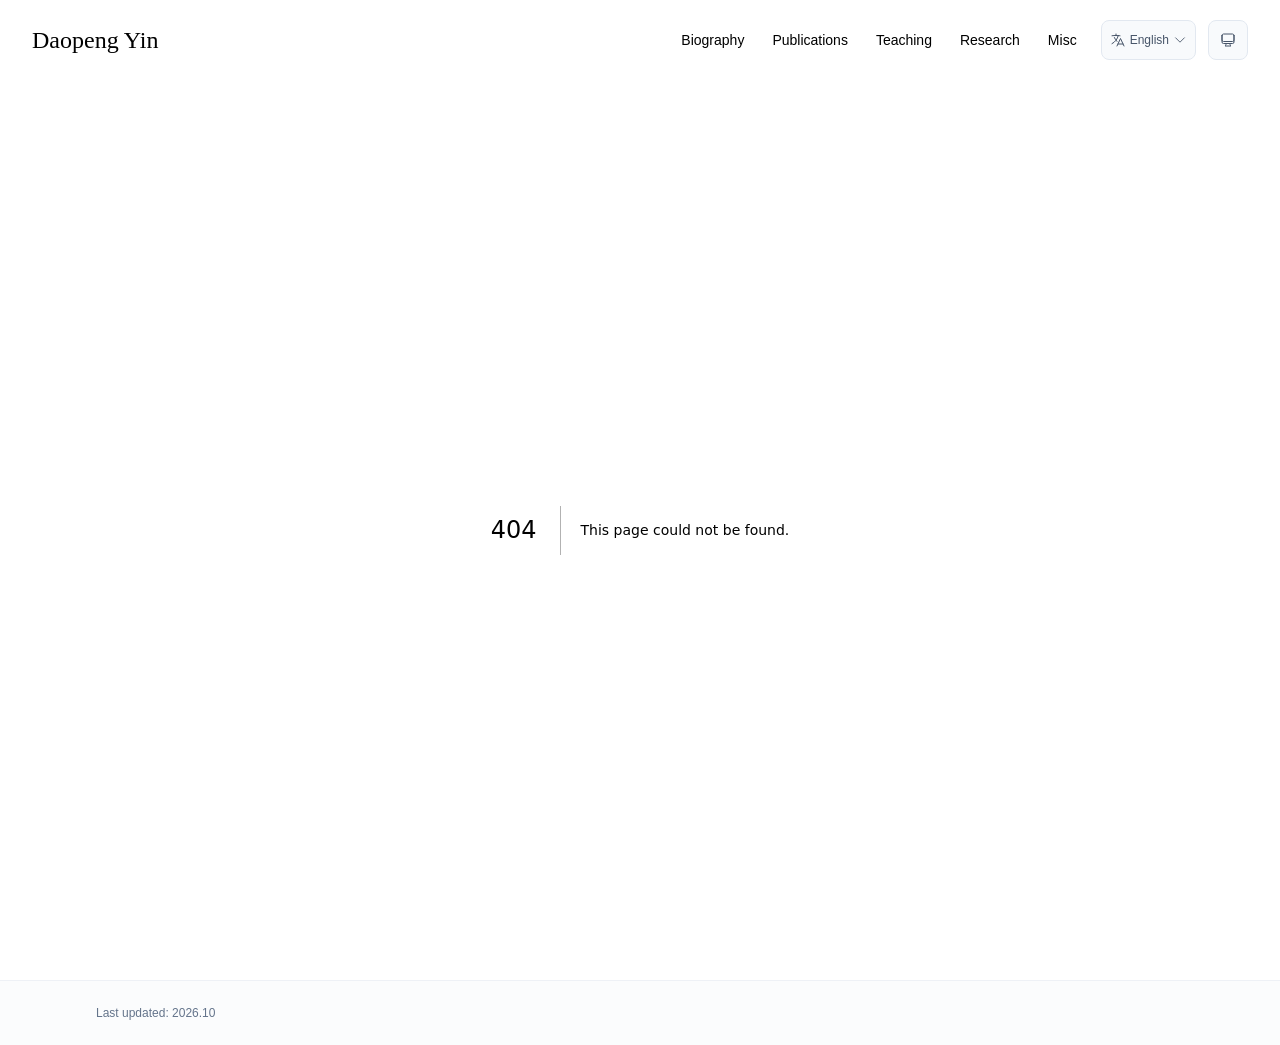
<file: 404/index.html>
<!DOCTYPE html><html lang="en" class="scroll-smooth"><head><meta charSet="utf-8"/><meta name="viewport" content="width=device-width, initial-scale=1"/><link rel="stylesheet" href="/_next/static/css/eec5920ce4b5490e.css" data-precedence="next"/><link rel="preload" as="script" fetchPriority="low" href="/_next/static/chunks/webpack-679b75d1c4c2027c.js"/><script src="/_next/static/chunks/4bd1b696-70b6d399998de86a.js" async=""></script><script src="/_next/static/chunks/684-5aaa8290a129f299.js" async=""></script><script src="/_next/static/chunks/main-app-c83dd1ba5d7b2561.js" async=""></script><script src="/_next/static/chunks/461-a9a5d7b05a71d978.js" async=""></script><script src="/_next/static/chunks/874-6cc630662f3664af.js" async=""></script><script src="/_next/static/chunks/291-e39730cc9327e39b.js" async=""></script><script src="/_next/static/chunks/app/layout-d49281c07b2deb4a.js" async=""></script><meta name="robots" content="noindex"/><title>404: This page could not be found.</title><link rel="icon" href="/favicon.svg" type="image/svg+xml"/><link rel="dns-prefetch" href="https://jialeliu.com"/><link rel="preconnect" href="https://jialeliu.com" crossorigin=""/><link rel="preload" as="font" type="font/woff2" href="https://jialeliu.com/fonts/georgiab.woff2" crossorigin=""/><script>
              try {
                const theme = localStorage.getItem('theme-storage');
                const parsed = theme ? JSON.parse(theme) : null;
                const setting = parsed?.state?.theme || 'system';
                const prefersDark = typeof window !== 'undefined' && window.matchMedia && window.matchMedia('(prefers-color-scheme: dark)').matches;
                const effective = setting === 'dark' ? 'dark' : (setting === 'light' ? 'light' : (prefersDark ? 'dark' : 'light'));
                var root = document.documentElement;
                root.classList.add(effective);
                root.setAttribute('data-theme', effective);
              } catch (e) {
                var root = document.documentElement;
                root.classList.add('light');
                root.setAttribute('data-theme', 'light');
              }
            </script><script>
    try {
      const cfg = {"enabled":true,"locales":["zh","en"],"defaultLocale":"en","mode":"auto","fixedLocale":"en","persist":true,"switcher":true,"labels":{"zh":"中文","en":"English"}};
      const storageKey = 'locale-storage';
      const normalize = (value) => typeof value === 'string' ? value.trim().replace('_', '-').toLowerCase() : '';
      const matchLocale = (candidate) => {
        const normalized = normalize(candidate);
        if (!normalized) return null;
        if (cfg.locales.includes(normalized)) return normalized;
        const language = normalized.split('-')[0];
        if (cfg.locales.includes(language)) return language;
        return null;
      };

      let resolved = null;

      if (cfg.persist) {
        resolved = matchLocale(localStorage.getItem(storageKey));
      }

      if (!resolved) {
        if (cfg.mode === 'fixed') {
          resolved = cfg.fixedLocale;
        } else {
          resolved = matchLocale(navigator.language);
        }
      }

      if (!resolved) {
        resolved = cfg.defaultLocale;
      }

      const root = document.documentElement;
      root.lang = resolved;
      root.setAttribute('data-locale', resolved);

      if (cfg.persist) {
        localStorage.setItem(storageKey, resolved);
      }
    } catch (e) {
      const root = document.documentElement;
      root.lang = 'en';
      root.setAttribute('data-locale', 'en');
    }
  </script><title>Daopeng Yin</title><meta name="description" content="Postdoc at the SUSTech."/><meta name="author" content="Daopeng Yin"/><meta name="keywords" content="Daopeng Yin,PhD,Research,SUSTech"/><meta name="creator" content="Daopeng Yin"/><meta name="publisher" content="Daopeng Yin"/><meta property="og:title" content="Daopeng Yin"/><meta property="og:description" content="Postdoc at the SUSTech."/><meta property="og:site_name" content="Daopeng Yin&#x27;s Academic Website"/><meta property="og:locale" content="en_US"/><meta property="og:type" content="website"/><meta name="twitter:card" content="summary"/><meta name="twitter:title" content="Daopeng Yin"/><meta name="twitter:description" content="Postdoc at the SUSTech."/><link rel="icon" href="/favicon.svg"/><script>document.querySelectorAll('body link[rel="icon"], body link[rel="apple-touch-icon"]').forEach(el => document.head.appendChild(el))</script><script src="/_next/static/chunks/polyfills-42372ed130431b0a.js" noModule=""></script></head><body class="font-sans antialiased"><div style="visibility:hidden"><nav class="fixed top-0 left-0 right-0 z-50" data-headlessui-state=""><div class="transition-all duration-300 ease-out bg-transparent" style="transform:translateY(-100px)"><div class="max-w-7xl mx-auto px-4 sm:px-6 lg:px-8"><div class="flex justify-between items-center h-16 lg:h-20"><div class="flex-shrink-0" tabindex="0"><a class="text-xl lg:text-2xl font-serif font-semibold text-primary hover:text-accent transition-colors duration-200" href="/">Daopeng Yin</a></div><div class="hidden lg:block"><div class="ml-10 flex items-center space-x-3"><div class="relative flex items-baseline space-x-1"><a data-nav-href="/" class="relative px-3 py-2 text-sm font-medium rounded-lg transition-colors duration-150 text-neutral-600" href="/">Biography</a><a data-nav-href="/publications" class="relative px-3 py-2 text-sm font-medium rounded-lg transition-colors duration-150 text-neutral-600" href="/publications/">Publications</a><a data-nav-href="/teaching" class="relative px-3 py-2 text-sm font-medium rounded-lg transition-colors duration-150 text-neutral-600" href="/teaching/">Teaching</a><a data-nav-href="/research" class="relative px-3 py-2 text-sm font-medium rounded-lg transition-colors duration-150 text-neutral-600" href="/research/">Research</a><a data-nav-href="/misc" class="relative px-3 py-2 text-sm font-medium rounded-lg transition-colors duration-150 text-neutral-600" href="/misc/">Misc</a></div><div class="flex items-center justify-center w-14 h-10 rounded-lg border border-neutral-200 dark:border-[rgba(148,163,184,0.24)] bg-background dark:bg-neutral-800"><div class="w-6 h-4 rounded bg-neutral-300 animate-pulse"></div></div><div class="flex items-center justify-center w-10 h-10 rounded-lg border border-neutral-200 dark:border-[rgba(148,163,184,0.24)] bg-background dark:bg-neutral-800"><div class="w-4 h-4 rounded-full bg-neutral-300 animate-pulse"></div></div></div></div><div class="lg:hidden flex items-center space-x-2"><div class="flex items-center justify-center w-14 h-10 rounded-lg border border-neutral-200 dark:border-[rgba(148,163,184,0.24)] bg-background dark:bg-neutral-800"><div class="w-6 h-4 rounded bg-neutral-300 animate-pulse"></div></div><div class="flex items-center justify-center w-10 h-10 rounded-lg border border-neutral-200 dark:border-[rgba(148,163,184,0.24)] bg-background dark:bg-neutral-800"><div class="w-4 h-4 rounded-full bg-neutral-300 animate-pulse"></div></div><button class="inline-flex items-center justify-center p-2 rounded-md text-neutral-600 hover:text-primary hover:bg-neutral-100 dark:hover:bg-neutral-800 focus:outline-none focus:ring-2 focus:ring-inset focus:ring-accent transition-colors duration-200" id="headlessui-disclosure-button-«R7pdb»" type="button" aria-expanded="false" data-headlessui-state=""><span class="sr-only">Open main menu</span><div><svg xmlns="http://www.w3.org/2000/svg" fill="none" viewBox="0 0 24 24" stroke-width="1.5" stroke="currentColor" aria-hidden="true" data-slot="icon" class="block h-6 w-6"><path stroke-linecap="round" stroke-linejoin="round" d="M3.75 6.75h16.5M3.75 12h16.5m-16.5 5.25h16.5"></path></svg></div></button></div></div></div></div></nav><main class="min-h-screen pt-16 lg:pt-20"><div style="font-family:system-ui,&quot;Segoe UI&quot;,Roboto,Helvetica,Arial,sans-serif,&quot;Apple Color Emoji&quot;,&quot;Segoe UI Emoji&quot;;height:100vh;text-align:center;display:flex;flex-direction:column;align-items:center;justify-content:center"><div><style>body{color:#000;background:#fff;margin:0}.next-error-h1{border-right:1px solid rgba(0,0,0,.3)}@media (prefers-color-scheme:dark){body{color:#fff;background:#000}.next-error-h1{border-right:1px solid rgba(255,255,255,.3)}}</style><h1 class="next-error-h1" style="display:inline-block;margin:0 20px 0 0;padding:0 23px 0 0;font-size:24px;font-weight:500;vertical-align:top;line-height:49px">404</h1><div style="display:inline-block"><h2 style="font-size:14px;font-weight:400;line-height:49px;margin:0">This page could not be found.</h2></div></div></div><!--$--><!--/$--><!--$--><!--/$--></main><footer class="border-t border-neutral-200/50 bg-neutral-50/50 dark:bg-neutral-900/50 dark:border-neutral-700/50"><div class="max-w-6xl mx-auto px-4 sm:px-6 lg:px-8 py-6"><div class="flex flex-col sm:flex-row justify-between items-center gap-2"><p class="text-xs text-neutral-500">Last updated<!-- -->: <!-- -->2026.10</p><p class="text-xs text-neutral-500 flex items-center"><a href="https://github.com/xyjoey/PRISM" target="_blank" rel="noopener noreferrer"></a></p></div></div></footer></div><script src="/_next/static/chunks/webpack-679b75d1c4c2027c.js" async=""></script><script>(self.__next_f=self.__next_f||[]).push([0])</script><script>self.__next_f.push([1,"1:\"$Sreact.fragment\"\n3:I[3719,[\"461\",\"static/chunks/461-a9a5d7b05a71d978.js\",\"874\",\"static/chunks/874-6cc630662f3664af.js\",\"291\",\"static/chunks/291-e39730cc9327e39b.js\",\"177\",\"static/chunks/app/layout-d49281c07b2deb4a.js\"],\"ThemeProvider\"]\n4:I[310,[\"461\",\"static/chunks/461-a9a5d7b05a71d978.js\",\"874\",\"static/chunks/874-6cc630662f3664af.js\",\"291\",\"static/chunks/291-e39730cc9327e39b.js\",\"177\",\"static/chunks/app/layout-d49281c07b2deb4a.js\"],\"LocaleProvider\"]\n5:I[4574,[\"461\",\"static/chunks/461-a9a5d7b05a71d978.js\",\"874\",\"static/chunks/874-6cc630662f3664af.js\",\"291\",\"static/chunks/291-e39730cc9327e39b.js\",\"177\",\"static/chunks/app/layout-d49281c07b2deb4a.js\"],\"default\"]\n6:I[7555,[],\"\"]\n7:I[1295,[],\"\"]\n8:I[2548,[\"461\",\"static/chunks/461-a9a5d7b05a71d978.js\",\"874\",\"static/chunks/874-6cc630662f3664af.js\",\"291\",\"static/chunks/291-e39730cc9327e39b.js\",\"177\",\"static/chunks/app/layout-d49281c07b2deb4a.js\"],\"default\"]\n9:I[9665,[],\"MetadataBoundary\"]\nb:I[9665,[],\"OutletBoundary\"]\ne:I[4911,[],\"AsyncMetadataOutlet\"]\n10:I[9665,[],\"ViewportBoundary\"]\n12:I[6614,[],\"\"]\n:HL[\"/_next/static/css/eec5920ce4b5490e.css\",\"style\"]\n2:T590,\n    try {\n      const cfg = {\"enabled\":true,\"locales\":[\"zh\",\"en\"],\"defaultLocale\":\"en\",\"mode\":\"auto\",\"fixedLocale\":\"en\",\"persist\":true,\"switcher\":true,\"labels\":{\"zh\":\"中文\",\"en\":\"English\"}};\n      const storageKey = 'locale-storage';\n      const normalize = (value) =\u003e typeof value === 'string' ? value.trim().replace('_', '-').toLowerCase() : '';\n      const matchLocale = (candidate) =\u003e {\n        const normalized = normalize(candidate);\n        if (!normalized) return null;\n        if (cfg.locales.includes(normalized)) return normalized;\n        const language = normalized.split('-')[0];\n        if (cfg.locales.includes(language)) return language;\n        return null;\n      };\n\n      let resolved = null;\n\n      if (cfg.persist) {\n        resolved = matchLocale(localStorage.getItem(storageKey));\n      }\n\n      if (!resolved) {\n        if (cfg.mode === 'fixed') {\n          resolved = cfg.fixedLocale;\n        }"])</script><script>self.__next_f.push([1," else {\n          resolved = matchLocale(navigator.language);\n        }\n      }\n\n      if (!resolved) {\n        resolved = cfg.defaultLocale;\n      }\n\n      const root = document.documentElement;\n      root.lang = resolved;\n      root.setAttribute('data-locale', resolved);\n\n      if (cfg.persist) {\n        localStorage.setItem(storageKey, resolved);\n      }\n    } catch (e) {\n      const root = document.documentElement;\n      root.lang = 'en';\n      root.setAttribute('data-locale', 'en');\n    }\n  "])</script><script>self.__next_f.push([1,"0:{\"P\":null,\"b\":\"pT9QWag3BfY-SqImmT0oV\",\"p\":\"\",\"c\":[\"\",\"_not-found\",\"\"],\"i\":false,\"f\":[[[\"\",{\"children\":[\"/_not-found\",{\"children\":[\"__PAGE__\",{}]}]},\"$undefined\",\"$undefined\",true],[\"\",[\"$\",\"$1\",\"c\",{\"children\":[[[\"$\",\"link\",\"0\",{\"rel\":\"stylesheet\",\"href\":\"/_next/static/css/eec5920ce4b5490e.css\",\"precedence\":\"next\",\"crossOrigin\":\"$undefined\",\"nonce\":\"$undefined\"}]],[\"$\",\"html\",null,{\"lang\":\"en\",\"className\":\"scroll-smooth\",\"suppressHydrationWarning\":true,\"children\":[[\"$\",\"head\",null,{\"children\":[[\"$\",\"link\",null,{\"rel\":\"icon\",\"href\":\"/favicon.svg\",\"type\":\"image/svg+xml\"}],[\"$\",\"link\",null,{\"rel\":\"dns-prefetch\",\"href\":\"https://jialeliu.com\"}],[\"$\",\"link\",null,{\"rel\":\"preconnect\",\"href\":\"https://jialeliu.com\",\"crossOrigin\":\"\"}],[\"$\",\"link\",null,{\"rel\":\"preload\",\"as\":\"font\",\"type\":\"font/woff2\",\"href\":\"https://jialeliu.com/fonts/georgiab.woff2\",\"crossOrigin\":\"\"}],[\"$\",\"script\",null,{\"dangerouslySetInnerHTML\":{\"__html\":\"\\n              try {\\n                const theme = localStorage.getItem('theme-storage');\\n                const parsed = theme ? JSON.parse(theme) : null;\\n                const setting = parsed?.state?.theme || 'system';\\n                const prefersDark = typeof window !== 'undefined' \u0026\u0026 window.matchMedia \u0026\u0026 window.matchMedia('(prefers-color-scheme: dark)').matches;\\n                const effective = setting === 'dark' ? 'dark' : (setting === 'light' ? 'light' : (prefersDark ? 'dark' : 'light'));\\n                var root = document.documentElement;\\n                root.classList.add(effective);\\n                root.setAttribute('data-theme', effective);\\n              } catch (e) {\\n                var root = document.documentElement;\\n                root.classList.add('light');\\n                root.setAttribute('data-theme', 'light');\\n              }\\n            \"}}],[\"$\",\"script\",null,{\"dangerouslySetInnerHTML\":{\"__html\":\"$2\"}}]]}],[\"$\",\"body\",null,{\"className\":\"font-sans antialiased\",\"children\":[\"$\",\"$L3\",null,{\"children\":[\"$\",\"$L4\",null,{\"config\":{\"enabled\":true,\"locales\":[\"zh\",\"en\"],\"defaultLocale\":\"en\",\"mode\":\"auto\",\"fixedLocale\":\"en\",\"persist\":true,\"switcher\":true,\"labels\":{\"zh\":\"中文\",\"en\":\"English\"}},\"children\":[[\"$\",\"$L5\",null,{\"items\":[{\"title\":\"Biography\",\"type\":\"page\",\"target\":\"about\",\"href\":\"/\"},{\"title\":\"Publications\",\"type\":\"page\",\"target\":\"publications\",\"href\":\"/publications\"},{\"title\":\"Teaching\",\"type\":\"page\",\"target\":\"teaching\",\"href\":\"/teaching\"},{\"title\":\"Research\",\"type\":\"page\",\"target\":\"research\",\"href\":\"/research\"},{\"title\":\"Misc\",\"type\":\"page\",\"target\":\"misc\",\"href\":\"/misc\"}],\"siteTitle\":\"Daopeng Yin\",\"enableOnePageMode\":false,\"i18n\":\"$0:f:0:1:1:props:children:1:props:children:1:props:children:props:children:props:config\",\"itemsByLocale\":{\"zh\":[{\"title\":\"简介\",\"type\":\"page\",\"target\":\"about\",\"href\":\"/\"},{\"title\":\"论文\",\"type\":\"page\",\"target\":\"publications\",\"href\":\"/publications\"},{\"title\":\"教学\",\"type\":\"page\",\"target\":\"teaching\",\"href\":\"/teaching\"},{\"title\":\"科研\",\"type\":\"page\",\"target\":\"research\",\"href\":\"/research\"},{\"title\":\"其他\",\"type\":\"page\",\"target\":\"misc\",\"href\":\"/misc\"}],\"en\":[{\"title\":\"Biography\",\"type\":\"page\",\"target\":\"about\",\"href\":\"/\"},{\"title\":\"Publications\",\"type\":\"page\",\"target\":\"publications\",\"href\":\"/publications\"},{\"title\":\"Teaching\",\"type\":\"page\",\"target\":\"teaching\",\"href\":\"/teaching\"},{\"title\":\"Research\",\"type\":\"page\",\"target\":\"research\",\"href\":\"/research\"},{\"title\":\"Misc\",\"type\":\"page\",\"target\":\"misc\",\"href\":\"/misc\"}]},\"siteTitleByLocale\":{\"zh\":\"印道鹏\",\"en\":\"Daopeng Yin\"}}],[\"$\",\"main\",null,{\"className\":\"min-h-screen pt-16 lg:pt-20\",\"children\":[\"$\",\"$L6\",null,{\"parallelRouterKey\":\"children\",\"error\":\"$undefined\",\"errorStyles\":\"$undefined\",\"errorScripts\":\"$undefined\",\"template\":[\"$\",\"$L7\",null,{}],\"templateStyles\":\"$undefined\",\"templateScripts\":\"$undefined\",\"notFound\":[[[\"$\",\"title\",null,{\"children\":\"404: This page could not be found.\"}],[\"$\",\"div\",null,{\"style\":{\"fontFamily\":\"system-ui,\\\"Segoe UI\\\",Roboto,Helvetica,Arial,sans-serif,\\\"Apple Color Emoji\\\",\\\"Segoe UI Emoji\\\"\",\"height\":\"100vh\",\"textAlign\":\"center\",\"display\":\"flex\",\"flexDirection\":\"column\",\"alignItems\":\"center\",\"justifyContent\":\"center\"},\"children\":[\"$\",\"div\",null,{\"children\":[[\"$\",\"style\",null,{\"dangerouslySetInnerHTML\":{\"__html\":\"body{color:#000;background:#fff;margin:0}.next-error-h1{border-right:1px solid rgba(0,0,0,.3)}@media (prefers-color-scheme:dark){body{color:#fff;background:#000}.next-error-h1{border-right:1px solid rgba(255,255,255,.3)}}\"}}],[\"$\",\"h1\",null,{\"className\":\"next-error-h1\",\"style\":{\"display\":\"inline-block\",\"margin\":\"0 20px 0 0\",\"padding\":\"0 23px 0 0\",\"fontSize\":24,\"fontWeight\":500,\"verticalAlign\":\"top\",\"lineHeight\":\"49px\"},\"children\":404}],[\"$\",\"div\",null,{\"style\":{\"display\":\"inline-block\"},\"children\":[\"$\",\"h2\",null,{\"style\":{\"fontSize\":14,\"fontWeight\":400,\"lineHeight\":\"49px\",\"margin\":0},\"children\":\"This page could not be found.\"}]}]]}]}]],[]],\"forbidden\":\"$undefined\",\"unauthorized\":\"$undefined\"}]}],[\"$\",\"$L8\",null,{\"lastUpdated\":\"2026.10\",\"lastUpdatedByLocale\":{\"zh\":\"2026年10月\",\"en\":\"2026.10\"},\"defaultLocale\":\"en\"}]]}]}]}]]}]]}],{\"children\":[\"/_not-found\",[\"$\",\"$1\",\"c\",{\"children\":[null,[\"$\",\"$L6\",null,{\"parallelRouterKey\":\"children\",\"error\":\"$undefined\",\"errorStyles\":\"$undefined\",\"errorScripts\":\"$undefined\",\"template\":[\"$\",\"$L7\",null,{}],\"templateStyles\":\"$undefined\",\"templateScripts\":\"$undefined\",\"notFound\":\"$undefined\",\"forbidden\":\"$undefined\",\"unauthorized\":\"$undefined\"}]]}],{\"children\":[\"__PAGE__\",[\"$\",\"$1\",\"c\",{\"children\":[[[\"$\",\"title\",null,{\"children\":\"404: This page could not be found.\"}],[\"$\",\"div\",null,{\"style\":\"$0:f:0:1:1:props:children:1:props:children:1:props:children:props:children:props:children:1:props:children:props:notFound:0:1:props:style\",\"children\":[\"$\",\"div\",null,{\"children\":[[\"$\",\"style\",null,{\"dangerouslySetInnerHTML\":{\"__html\":\"body{color:#000;background:#fff;margin:0}.next-error-h1{border-right:1px solid rgba(0,0,0,.3)}@media (prefers-color-scheme:dark){body{color:#fff;background:#000}.next-error-h1{border-right:1px solid rgba(255,255,255,.3)}}\"}}],[\"$\",\"h1\",null,{\"className\":\"next-error-h1\",\"style\":\"$0:f:0:1:1:props:children:1:props:children:1:props:children:props:children:props:children:1:props:children:props:notFound:0:1:props:children:props:children:1:props:style\",\"children\":404}],[\"$\",\"div\",null,{\"style\":\"$0:f:0:1:1:props:children:1:props:children:1:props:children:props:children:props:children:1:props:children:props:notFound:0:1:props:children:props:children:2:props:style\",\"children\":[\"$\",\"h2\",null,{\"style\":\"$0:f:0:1:1:props:children:1:props:children:1:props:children:props:children:props:children:1:props:children:props:notFound:0:1:props:children:props:children:2:props:children:props:style\",\"children\":\"This page could not be found.\"}]}]]}]}]],[\"$\",\"$L9\",null,{\"children\":\"$La\"}],null,[\"$\",\"$Lb\",null,{\"children\":[\"$Lc\",\"$Ld\",[\"$\",\"$Le\",null,{\"promise\":\"$@f\"}]]}]]}],{},null,false]},null,false]},null,false],[\"$\",\"$1\",\"h\",{\"children\":[[\"$\",\"meta\",null,{\"name\":\"robots\",\"content\":\"noindex\"}],[\"$\",\"$1\",\"ECVTDeJIRt5J35nEkwJIA\",{\"children\":[[\"$\",\"$L10\",null,{\"children\":\"$L11\"}],null]}],null]}],false]],\"m\":\"$undefined\",\"G\":[\"$12\",\"$undefined\"],\"s\":false,\"S\":true}\n"])</script><script>self.__next_f.push([1,"13:\"$Sreact.suspense\"\n14:I[4911,[],\"AsyncMetadata\"]\na:[\"$\",\"$13\",null,{\"fallback\":null,\"children\":[\"$\",\"$L14\",null,{\"promise\":\"$@15\"}]}]\n"])</script><script>self.__next_f.push([1,"d:null\n"])</script><script>self.__next_f.push([1,"11:[[\"$\",\"meta\",\"0\",{\"charSet\":\"utf-8\"}],[\"$\",\"meta\",\"1\",{\"name\":\"viewport\",\"content\":\"width=device-width, initial-scale=1\"}]]\nc:null\n"])</script><script>self.__next_f.push([1,"15:{\"metadata\":[[\"$\",\"title\",\"0\",{\"children\":\"Daopeng Yin\"}],[\"$\",\"meta\",\"1\",{\"name\":\"description\",\"content\":\"Postdoc at the SUSTech.\"}],[\"$\",\"meta\",\"2\",{\"name\":\"author\",\"content\":\"Daopeng Yin\"}],[\"$\",\"meta\",\"3\",{\"name\":\"keywords\",\"content\":\"Daopeng Yin,PhD,Research,SUSTech\"}],[\"$\",\"meta\",\"4\",{\"name\":\"creator\",\"content\":\"Daopeng Yin\"}],[\"$\",\"meta\",\"5\",{\"name\":\"publisher\",\"content\":\"Daopeng Yin\"}],[\"$\",\"meta\",\"6\",{\"property\":\"og:title\",\"content\":\"Daopeng Yin\"}],[\"$\",\"meta\",\"7\",{\"property\":\"og:description\",\"content\":\"Postdoc at the SUSTech.\"}],[\"$\",\"meta\",\"8\",{\"property\":\"og:site_name\",\"content\":\"Daopeng Yin's Academic Website\"}],[\"$\",\"meta\",\"9\",{\"property\":\"og:locale\",\"content\":\"en_US\"}],[\"$\",\"meta\",\"10\",{\"property\":\"og:type\",\"content\":\"website\"}],[\"$\",\"meta\",\"11\",{\"name\":\"twitter:card\",\"content\":\"summary\"}],[\"$\",\"meta\",\"12\",{\"name\":\"twitter:title\",\"content\":\"Daopeng Yin\"}],[\"$\",\"meta\",\"13\",{\"name\":\"twitter:description\",\"content\":\"Postdoc at the SUSTech.\"}],[\"$\",\"link\",\"14\",{\"rel\":\"icon\",\"href\":\"/favicon.svg\"}]],\"error\":null,\"digest\":\"$undefined\"}\nf:{\"metadata\":\"$15:metadata\",\"error\":null,\"digest\":\"$undefined\"}\n"])</script></body></html>
</file>
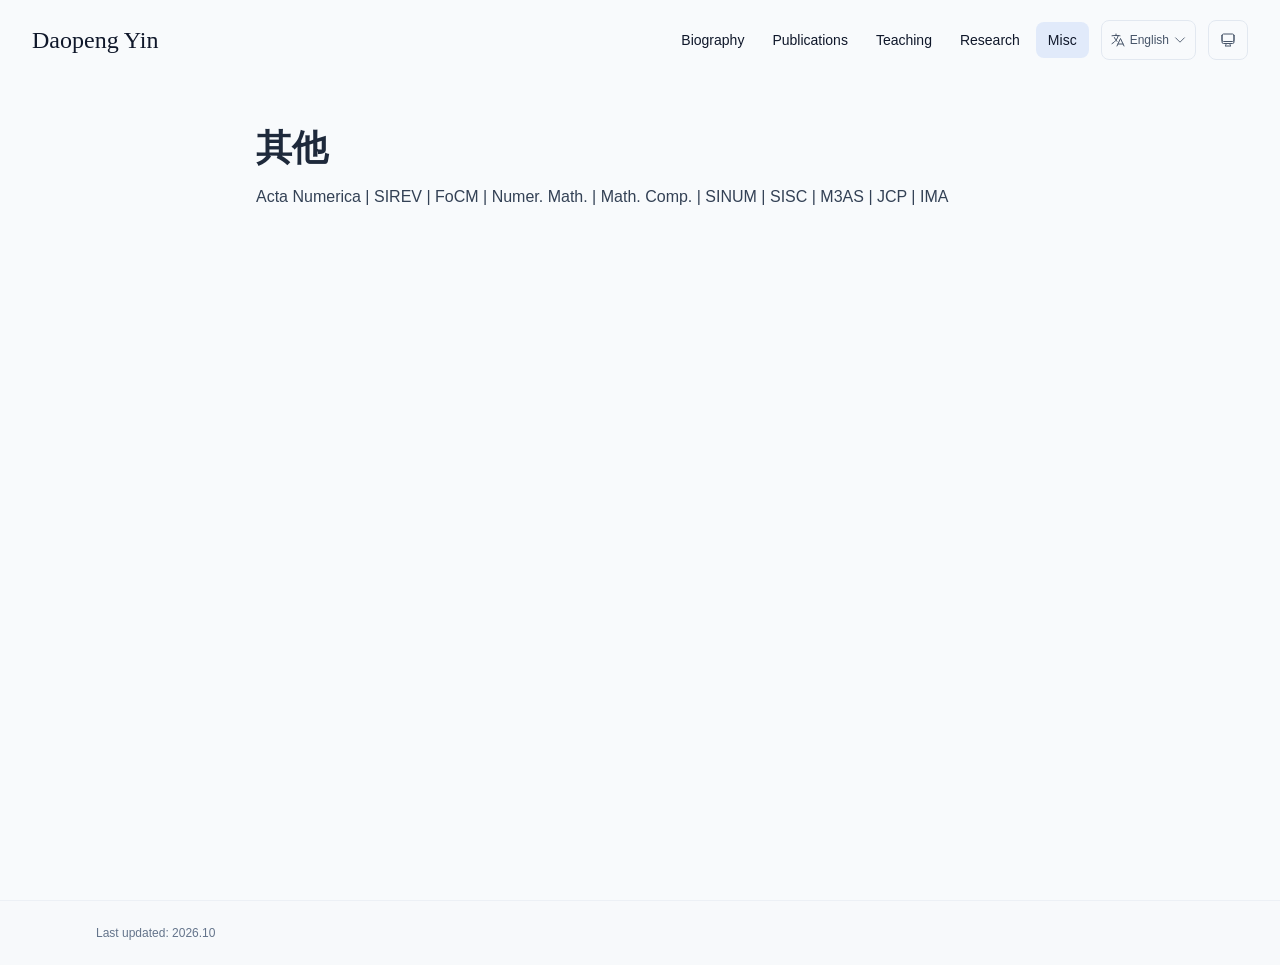
<file: misc/index.html>
<!DOCTYPE html><html lang="en" class="scroll-smooth"><head><meta charSet="utf-8"/><meta name="viewport" content="width=device-width, initial-scale=1"/><link rel="stylesheet" href="/_next/static/css/eec5920ce4b5490e.css" data-precedence="next"/><link rel="preload" as="script" fetchPriority="low" href="/_next/static/chunks/webpack-679b75d1c4c2027c.js"/><script src="/_next/static/chunks/4bd1b696-70b6d399998de86a.js" async=""></script><script src="/_next/static/chunks/684-5aaa8290a129f299.js" async=""></script><script src="/_next/static/chunks/main-app-c83dd1ba5d7b2561.js" async=""></script><script src="/_next/static/chunks/461-a9a5d7b05a71d978.js" async=""></script><script src="/_next/static/chunks/874-6cc630662f3664af.js" async=""></script><script src="/_next/static/chunks/291-e39730cc9327e39b.js" async=""></script><script src="/_next/static/chunks/app/layout-d49281c07b2deb4a.js" async=""></script><script src="/_next/static/chunks/976-e8962816363c782f.js" async=""></script><script src="/_next/static/chunks/748-c5cbe85b94727d4b.js" async=""></script><script src="/_next/static/chunks/app/%5Bslug%5D/page-711566cccbc67f15.js" async=""></script><link rel="icon" href="/favicon.svg" type="image/svg+xml"/><link rel="dns-prefetch" href="https://jialeliu.com"/><link rel="preconnect" href="https://jialeliu.com" crossorigin=""/><link rel="preload" as="font" type="font/woff2" href="https://jialeliu.com/fonts/georgiab.woff2" crossorigin=""/><script>
              try {
                const theme = localStorage.getItem('theme-storage');
                const parsed = theme ? JSON.parse(theme) : null;
                const setting = parsed?.state?.theme || 'system';
                const prefersDark = typeof window !== 'undefined' && window.matchMedia && window.matchMedia('(prefers-color-scheme: dark)').matches;
                const effective = setting === 'dark' ? 'dark' : (setting === 'light' ? 'light' : (prefersDark ? 'dark' : 'light'));
                var root = document.documentElement;
                root.classList.add(effective);
                root.setAttribute('data-theme', effective);
              } catch (e) {
                var root = document.documentElement;
                root.classList.add('light');
                root.setAttribute('data-theme', 'light');
              }
            </script><script>
    try {
      const cfg = {"enabled":true,"locales":["zh","en"],"defaultLocale":"en","mode":"auto","fixedLocale":"en","persist":true,"switcher":true,"labels":{"zh":"中文","en":"English"}};
      const storageKey = 'locale-storage';
      const normalize = (value) => typeof value === 'string' ? value.trim().replace('_', '-').toLowerCase() : '';
      const matchLocale = (candidate) => {
        const normalized = normalize(candidate);
        if (!normalized) return null;
        if (cfg.locales.includes(normalized)) return normalized;
        const language = normalized.split('-')[0];
        if (cfg.locales.includes(language)) return language;
        return null;
      };

      let resolved = null;

      if (cfg.persist) {
        resolved = matchLocale(localStorage.getItem(storageKey));
      }

      if (!resolved) {
        if (cfg.mode === 'fixed') {
          resolved = cfg.fixedLocale;
        } else {
          resolved = matchLocale(navigator.language);
        }
      }

      if (!resolved) {
        resolved = cfg.defaultLocale;
      }

      const root = document.documentElement;
      root.lang = resolved;
      root.setAttribute('data-locale', resolved);

      if (cfg.persist) {
        localStorage.setItem(storageKey, resolved);
      }
    } catch (e) {
      const root = document.documentElement;
      root.lang = 'en';
      root.setAttribute('data-locale', 'en');
    }
  </script><title>其他 | Daopeng Yin</title><meta name="author" content="Daopeng Yin"/><meta name="keywords" content="Daopeng Yin,PhD,Research,SUSTech"/><meta name="creator" content="Daopeng Yin"/><meta name="publisher" content="Daopeng Yin"/><meta property="og:title" content="Daopeng Yin"/><meta property="og:description" content="Postdoc at the SUSTech."/><meta property="og:site_name" content="Daopeng Yin&#x27;s Academic Website"/><meta property="og:locale" content="en_US"/><meta property="og:type" content="website"/><meta name="twitter:card" content="summary"/><meta name="twitter:title" content="Daopeng Yin"/><meta name="twitter:description" content="Postdoc at the SUSTech."/><link rel="icon" href="/favicon.svg"/><script>document.querySelectorAll('body link[rel="icon"], body link[rel="apple-touch-icon"]').forEach(el => document.head.appendChild(el))</script><script src="/_next/static/chunks/polyfills-42372ed130431b0a.js" noModule=""></script></head><body class="font-sans antialiased"><div style="visibility:hidden"><nav class="fixed top-0 left-0 right-0 z-50" data-headlessui-state=""><div class="transition-all duration-300 ease-out bg-transparent" style="transform:translateY(-100px)"><div class="max-w-7xl mx-auto px-4 sm:px-6 lg:px-8"><div class="flex justify-between items-center h-16 lg:h-20"><div class="flex-shrink-0" tabindex="0"><a class="text-xl lg:text-2xl font-serif font-semibold text-primary hover:text-accent transition-colors duration-200" href="/">Daopeng Yin</a></div><div class="hidden lg:block"><div class="ml-10 flex items-center space-x-3"><div class="relative flex items-baseline space-x-1"><a data-nav-href="/" class="relative px-3 py-2 text-sm font-medium rounded-lg transition-colors duration-150 text-neutral-600" href="/">Biography</a><a data-nav-href="/publications" class="relative px-3 py-2 text-sm font-medium rounded-lg transition-colors duration-150 text-neutral-600" href="/publications/">Publications</a><a data-nav-href="/teaching" class="relative px-3 py-2 text-sm font-medium rounded-lg transition-colors duration-150 text-neutral-600" href="/teaching/">Teaching</a><a data-nav-href="/research" class="relative px-3 py-2 text-sm font-medium rounded-lg transition-colors duration-150 text-neutral-600" href="/research/">Research</a><a data-nav-href="/misc" class="relative px-3 py-2 text-sm font-medium rounded-lg transition-colors duration-150 text-primary" href="/misc/">Misc</a></div><div class="flex items-center justify-center w-14 h-10 rounded-lg border border-neutral-200 dark:border-[rgba(148,163,184,0.24)] bg-background dark:bg-neutral-800"><div class="w-6 h-4 rounded bg-neutral-300 animate-pulse"></div></div><div class="flex items-center justify-center w-10 h-10 rounded-lg border border-neutral-200 dark:border-[rgba(148,163,184,0.24)] bg-background dark:bg-neutral-800"><div class="w-4 h-4 rounded-full bg-neutral-300 animate-pulse"></div></div></div></div><div class="lg:hidden flex items-center space-x-2"><div class="flex items-center justify-center w-14 h-10 rounded-lg border border-neutral-200 dark:border-[rgba(148,163,184,0.24)] bg-background dark:bg-neutral-800"><div class="w-6 h-4 rounded bg-neutral-300 animate-pulse"></div></div><div class="flex items-center justify-center w-10 h-10 rounded-lg border border-neutral-200 dark:border-[rgba(148,163,184,0.24)] bg-background dark:bg-neutral-800"><div class="w-4 h-4 rounded-full bg-neutral-300 animate-pulse"></div></div><button class="inline-flex items-center justify-center p-2 rounded-md text-neutral-600 hover:text-primary hover:bg-neutral-100 dark:hover:bg-neutral-800 focus:outline-none focus:ring-2 focus:ring-inset focus:ring-accent transition-colors duration-200" id="headlessui-disclosure-button-«R7pdb»" type="button" aria-expanded="false" data-headlessui-state=""><span class="sr-only">Open main menu</span><div><svg xmlns="http://www.w3.org/2000/svg" fill="none" viewBox="0 0 24 24" stroke-width="1.5" stroke="currentColor" aria-hidden="true" data-slot="icon" class="block h-6 w-6"><path stroke-linecap="round" stroke-linejoin="round" d="M3.75 6.75h16.5M3.75 12h16.5m-16.5 5.25h16.5"></path></svg></div></button></div></div></div></div></nav><main class="min-h-screen pt-16 lg:pt-20"><div class="max-w-4xl mx-auto px-4 sm:px-6 lg:px-8 py-12"><div class="max-w-3xl mx-auto" style="opacity:0;transform:translateY(20px)"><h1 class="text-4xl font-serif font-bold text-primary mb-4">其他</h1><div class="text-neutral-700 dark:text-neutral-600 leading-relaxed"><p class="mb-4 last:mb-0"><a href="https://www.cambridge.org/core/journals/acta-numerica" node="[object Object]" target="_blank" rel="noopener noreferrer" class="text-accent font-medium transition-all duration-200 rounded hover:bg-accent/10 hover:shadow-sm">Acta Numerica</a> | <a href="https://www.siam.org/publications/siam-journals/siam-review/" node="[object Object]" target="_blank" rel="noopener noreferrer" class="text-accent font-medium transition-all duration-200 rounded hover:bg-accent/10 hover:shadow-sm">SIREV</a> | <a href="https://link.springer.com/journal/10208" node="[object Object]" target="_blank" rel="noopener noreferrer" class="text-accent font-medium transition-all duration-200 rounded hover:bg-accent/10 hover:shadow-sm">FoCM</a> | <a href="https://link.springer.com/journal/211" node="[object Object]" target="_blank" rel="noopener noreferrer" class="text-accent font-medium transition-all duration-200 rounded hover:bg-accent/10 hover:shadow-sm">Numer. Math.</a> | <a href="https://pubs.ams.org/MCOM?active=all" node="[object Object]" target="_blank" rel="noopener noreferrer" class="text-accent font-medium transition-all duration-200 rounded hover:bg-accent/10 hover:shadow-sm">Math. Comp.</a> | <a href="https://www.siam.org/publications/siam-journals/siam-journal-on-numerical-analysis/" node="[object Object]" target="_blank" rel="noopener noreferrer" class="text-accent font-medium transition-all duration-200 rounded hover:bg-accent/10 hover:shadow-sm">SINUM</a> | <a href="https://www.siam.org/publications/siam-journals/siam-journal-on-scientific-computing/" node="[object Object]" target="_blank" rel="noopener noreferrer" class="text-accent font-medium transition-all duration-200 rounded hover:bg-accent/10 hover:shadow-sm">SISC</a> | <a href="https://www.worldscientific.com/worldscinet/m3as?srsltid=AfmBOoona0dJl8xJsqk25bcbbXs0M1wES9dXekHzqIn33JGMYj3HYE5h" node="[object Object]" target="_blank" rel="noopener noreferrer" class="text-accent font-medium transition-all duration-200 rounded hover:bg-accent/10 hover:shadow-sm">M3AS</a> | <a href="https://www.sciencedirect.com/journal/journal-of-computational-physics" node="[object Object]" target="_blank" rel="noopener noreferrer" class="text-accent font-medium transition-all duration-200 rounded hover:bg-accent/10 hover:shadow-sm">JCP</a> | <a href="https://academic.oup.com/imajna" node="[object Object]" target="_blank" rel="noopener noreferrer" class="text-accent font-medium transition-all duration-200 rounded hover:bg-accent/10 hover:shadow-sm">IMA</a></p></div></div></div><!--$--><!--/$--><!--$--><!--/$--></main><footer class="border-t border-neutral-200/50 bg-neutral-50/50 dark:bg-neutral-900/50 dark:border-neutral-700/50"><div class="max-w-6xl mx-auto px-4 sm:px-6 lg:px-8 py-6"><div class="flex flex-col sm:flex-row justify-between items-center gap-2"><p class="text-xs text-neutral-500">Last updated<!-- -->: <!-- -->2026.10</p><p class="text-xs text-neutral-500 flex items-center"><a href="https://github.com/xyjoey/PRISM" target="_blank" rel="noopener noreferrer"></a></p></div></div></footer></div><script src="/_next/static/chunks/webpack-679b75d1c4c2027c.js" async=""></script><script>(self.__next_f=self.__next_f||[]).push([0])</script><script>self.__next_f.push([1,"1:\"$Sreact.fragment\"\n3:I[3719,[\"461\",\"static/chunks/461-a9a5d7b05a71d978.js\",\"874\",\"static/chunks/874-6cc630662f3664af.js\",\"291\",\"static/chunks/291-e39730cc9327e39b.js\",\"177\",\"static/chunks/app/layout-d49281c07b2deb4a.js\"],\"ThemeProvider\"]\n4:I[310,[\"461\",\"static/chunks/461-a9a5d7b05a71d978.js\",\"874\",\"static/chunks/874-6cc630662f3664af.js\",\"291\",\"static/chunks/291-e39730cc9327e39b.js\",\"177\",\"static/chunks/app/layout-d49281c07b2deb4a.js\"],\"LocaleProvider\"]\n5:I[4574,[\"461\",\"static/chunks/461-a9a5d7b05a71d978.js\",\"874\",\"static/chunks/874-6cc630662f3664af.js\",\"291\",\"static/chunks/291-e39730cc9327e39b.js\",\"177\",\"static/chunks/app/layout-d49281c07b2deb4a.js\"],\"default\"]\n6:I[7555,[],\"\"]\n7:I[1295,[],\"\"]\n8:I[2548,[\"461\",\"static/chunks/461-a9a5d7b05a71d978.js\",\"874\",\"static/chunks/874-6cc630662f3664af.js\",\"291\",\"static/chunks/291-e39730cc9327e39b.js\",\"177\",\"static/chunks/app/layout-d49281c07b2deb4a.js\"],\"default\"]\na:I[9665,[],\"MetadataBoundary\"]\nc:I[9665,[],\"OutletBoundary\"]\nf:I[4911,[],\"AsyncMetadataOutlet\"]\n11:I[9665,[],\"ViewportBoundary\"]\n13:I[6614,[],\"\"]\n:HL[\"/_next/static/css/eec5920ce4b5490e.css\",\"style\"]\n2:T590,\n    try {\n      const cfg = {\"enabled\":true,\"locales\":[\"zh\",\"en\"],\"defaultLocale\":\"en\",\"mode\":\"auto\",\"fixedLocale\":\"en\",\"persist\":true,\"switcher\":true,\"labels\":{\"zh\":\"中文\",\"en\":\"English\"}};\n      const storageKey = 'locale-storage';\n      const normalize = (value) =\u003e typeof value === 'string' ? value.trim().replace('_', '-').toLowerCase() : '';\n      const matchLocale = (candidate) =\u003e {\n        const normalized = normalize(candidate);\n        if (!normalized) return null;\n        if (cfg.locales.includes(normalized)) return normalized;\n        const language = normalized.split('-')[0];\n        if (cfg.locales.includes(language)) return language;\n        return null;\n      };\n\n      let resolved = null;\n\n      if (cfg.persist) {\n        resolved = matchLocale(localStorage.getItem(storageKey));\n      }\n\n      if (!resolved) {\n        if (cfg.mode === 'fixed') {\n          resolved = cfg.fixedLocale;\n        }"])</script><script>self.__next_f.push([1," else {\n          resolved = matchLocale(navigator.language);\n        }\n      }\n\n      if (!resolved) {\n        resolved = cfg.defaultLocale;\n      }\n\n      const root = document.documentElement;\n      root.lang = resolved;\n      root.setAttribute('data-locale', resolved);\n\n      if (cfg.persist) {\n        localStorage.setItem(storageKey, resolved);\n      }\n    } catch (e) {\n      const root = document.documentElement;\n      root.lang = 'en';\n      root.setAttribute('data-locale', 'en');\n    }\n  "])</script><script>self.__next_f.push([1,"0:{\"P\":null,\"b\":\"pT9QWag3BfY-SqImmT0oV\",\"p\":\"\",\"c\":[\"\",\"misc\",\"\"],\"i\":false,\"f\":[[[\"\",{\"children\":[[\"slug\",\"misc\",\"d\"],{\"children\":[\"__PAGE__\",{}]}]},\"$undefined\",\"$undefined\",true],[\"\",[\"$\",\"$1\",\"c\",{\"children\":[[[\"$\",\"link\",\"0\",{\"rel\":\"stylesheet\",\"href\":\"/_next/static/css/eec5920ce4b5490e.css\",\"precedence\":\"next\",\"crossOrigin\":\"$undefined\",\"nonce\":\"$undefined\"}]],[\"$\",\"html\",null,{\"lang\":\"en\",\"className\":\"scroll-smooth\",\"suppressHydrationWarning\":true,\"children\":[[\"$\",\"head\",null,{\"children\":[[\"$\",\"link\",null,{\"rel\":\"icon\",\"href\":\"/favicon.svg\",\"type\":\"image/svg+xml\"}],[\"$\",\"link\",null,{\"rel\":\"dns-prefetch\",\"href\":\"https://jialeliu.com\"}],[\"$\",\"link\",null,{\"rel\":\"preconnect\",\"href\":\"https://jialeliu.com\",\"crossOrigin\":\"\"}],[\"$\",\"link\",null,{\"rel\":\"preload\",\"as\":\"font\",\"type\":\"font/woff2\",\"href\":\"https://jialeliu.com/fonts/georgiab.woff2\",\"crossOrigin\":\"\"}],[\"$\",\"script\",null,{\"dangerouslySetInnerHTML\":{\"__html\":\"\\n              try {\\n                const theme = localStorage.getItem('theme-storage');\\n                const parsed = theme ? JSON.parse(theme) : null;\\n                const setting = parsed?.state?.theme || 'system';\\n                const prefersDark = typeof window !== 'undefined' \u0026\u0026 window.matchMedia \u0026\u0026 window.matchMedia('(prefers-color-scheme: dark)').matches;\\n                const effective = setting === 'dark' ? 'dark' : (setting === 'light' ? 'light' : (prefersDark ? 'dark' : 'light'));\\n                var root = document.documentElement;\\n                root.classList.add(effective);\\n                root.setAttribute('data-theme', effective);\\n              } catch (e) {\\n                var root = document.documentElement;\\n                root.classList.add('light');\\n                root.setAttribute('data-theme', 'light');\\n              }\\n            \"}}],[\"$\",\"script\",null,{\"dangerouslySetInnerHTML\":{\"__html\":\"$2\"}}]]}],[\"$\",\"body\",null,{\"className\":\"font-sans antialiased\",\"children\":[\"$\",\"$L3\",null,{\"children\":[\"$\",\"$L4\",null,{\"config\":{\"enabled\":true,\"locales\":[\"zh\",\"en\"],\"defaultLocale\":\"en\",\"mode\":\"auto\",\"fixedLocale\":\"en\",\"persist\":true,\"switcher\":true,\"labels\":{\"zh\":\"中文\",\"en\":\"English\"}},\"children\":[[\"$\",\"$L5\",null,{\"items\":[{\"title\":\"Biography\",\"type\":\"page\",\"target\":\"about\",\"href\":\"/\"},{\"title\":\"Publications\",\"type\":\"page\",\"target\":\"publications\",\"href\":\"/publications\"},{\"title\":\"Teaching\",\"type\":\"page\",\"target\":\"teaching\",\"href\":\"/teaching\"},{\"title\":\"Research\",\"type\":\"page\",\"target\":\"research\",\"href\":\"/research\"},{\"title\":\"Misc\",\"type\":\"page\",\"target\":\"misc\",\"href\":\"/misc\"}],\"siteTitle\":\"Daopeng Yin\",\"enableOnePageMode\":false,\"i18n\":\"$0:f:0:1:1:props:children:1:props:children:1:props:children:props:children:props:config\",\"itemsByLocale\":{\"zh\":[{\"title\":\"简介\",\"type\":\"page\",\"target\":\"about\",\"href\":\"/\"},{\"title\":\"论文\",\"type\":\"page\",\"target\":\"publications\",\"href\":\"/publications\"},{\"title\":\"教学\",\"type\":\"page\",\"target\":\"teaching\",\"href\":\"/teaching\"},{\"title\":\"科研\",\"type\":\"page\",\"target\":\"research\",\"href\":\"/research\"},{\"title\":\"其他\",\"type\":\"page\",\"target\":\"misc\",\"href\":\"/misc\"}],\"en\":[{\"title\":\"Biography\",\"type\":\"page\",\"target\":\"about\",\"href\":\"/\"},{\"title\":\"Publications\",\"type\":\"page\",\"target\":\"publications\",\"href\":\"/publications\"},{\"title\":\"Teaching\",\"type\":\"page\",\"target\":\"teaching\",\"href\":\"/teaching\"},{\"title\":\"Research\",\"type\":\"page\",\"target\":\"research\",\"href\":\"/research\"},{\"title\":\"Misc\",\"type\":\"page\",\"target\":\"misc\",\"href\":\"/misc\"}]},\"siteTitleByLocale\":{\"zh\":\"印道鹏\",\"en\":\"Daopeng Yin\"}}],[\"$\",\"main\",null,{\"className\":\"min-h-screen pt-16 lg:pt-20\",\"children\":[\"$\",\"$L6\",null,{\"parallelRouterKey\":\"children\",\"error\":\"$undefined\",\"errorStyles\":\"$undefined\",\"errorScripts\":\"$undefined\",\"template\":[\"$\",\"$L7\",null,{}],\"templateStyles\":\"$undefined\",\"templateScripts\":\"$undefined\",\"notFound\":[[[\"$\",\"title\",null,{\"children\":\"404: This page could not be found.\"}],[\"$\",\"div\",null,{\"style\":{\"fontFamily\":\"system-ui,\\\"Segoe UI\\\",Roboto,Helvetica,Arial,sans-serif,\\\"Apple Color Emoji\\\",\\\"Segoe UI Emoji\\\"\",\"height\":\"100vh\",\"textAlign\":\"center\",\"display\":\"flex\",\"flexDirection\":\"column\",\"alignItems\":\"center\",\"justifyContent\":\"center\"},\"children\":[\"$\",\"div\",null,{\"children\":[[\"$\",\"style\",null,{\"dangerouslySetInnerHTML\":{\"__html\":\"body{color:#000;background:#fff;margin:0}.next-error-h1{border-right:1px solid rgba(0,0,0,.3)}@media (prefers-color-scheme:dark){body{color:#fff;background:#000}.next-error-h1{border-right:1px solid rgba(255,255,255,.3)}}\"}}],[\"$\",\"h1\",null,{\"className\":\"next-error-h1\",\"style\":{\"display\":\"inline-block\",\"margin\":\"0 20px 0 0\",\"padding\":\"0 23px 0 0\",\"fontSize\":24,\"fontWeight\":500,\"verticalAlign\":\"top\",\"lineHeight\":\"49px\"},\"children\":404}],[\"$\",\"div\",null,{\"style\":{\"display\":\"inline-block\"},\"children\":[\"$\",\"h2\",null,{\"style\":{\"fontSize\":14,\"fontWeight\":400,\"lineHeight\":\"49px\",\"margin\":0},\"children\":\"This page could not be found.\"}]}]]}]}]],[]],\"forbidden\":\"$undefined\",\"unauthorized\":\"$undefined\"}]}],[\"$\",\"$L8\",null,{\"lastUpdated\":\"2026.10\",\"lastUpdatedByLocale\":{\"zh\":\"2026年10月\",\"en\":\"2026.10\"},\"defaultLocale\":\"en\"}]]}]}]}]]}]]}],{\"children\":[[\"slug\",\"misc\",\"d\"],[\"$\",\"$1\",\"c\",{\"children\":[null,[\"$\",\"$L6\",null,{\"parallelRouterKey\":\"children\",\"error\":\"$undefined\",\"errorStyles\":\"$undefined\",\"errorScripts\":\"$undefined\",\"template\":[\"$\",\"$L7\",null,{}],\"templateStyles\":\"$undefined\",\"templateScripts\":\"$undefined\",\"notFound\":\"$undefined\",\"forbidden\":\"$undefined\",\"unauthorized\":\"$undefined\"}]]}],{\"children\":[\"__PAGE__\",[\"$\",\"$1\",\"c\",{\"children\":[\"$L9\",[\"$\",\"$La\",null,{\"children\":\"$Lb\"}],null,[\"$\",\"$Lc\",null,{\"children\":[\"$Ld\",\"$Le\",[\"$\",\"$Lf\",null,{\"promise\":\"$@10\"}]]}]]}],{},null,false]},null,false]},null,false],[\"$\",\"$1\",\"h\",{\"children\":[null,[\"$\",\"$1\",\"v8rMSRGOUWdM5ou0gcksr\",{\"children\":[[\"$\",\"$L11\",null,{\"children\":\"$L12\"}],null]}],null]}],false]],\"m\":\"$undefined\",\"G\":[\"$13\",\"$undefined\"],\"s\":false,\"S\":true}\n"])</script><script>self.__next_f.push([1,"14:\"$Sreact.suspense\"\n15:I[4911,[],\"AsyncMetadata\"]\n17:I[2382,[\"461\",\"static/chunks/461-a9a5d7b05a71d978.js\",\"976\",\"static/chunks/976-e8962816363c782f.js\",\"748\",\"static/chunks/748-c5cbe85b94727d4b.js\",\"182\",\"static/chunks/app/%5Bslug%5D/page-711566cccbc67f15.js\"],\"default\"]\nb:[\"$\",\"$14\",null,{\"fallback\":null,\"children\":[\"$\",\"$L15\",null,{\"promise\":\"$@16\"}]}]\n9:[\"$\",\"$L17\",null,{\"dataByLocale\":{\"zh\":{\"type\":\"text\",\"config\":{\"type\":\"text\",\"title\":\"其他\",\"source\":\"misc.md\"},\"content\":\"\"},\"en\":{\"type\":\"text\",\"config\":{\"type\":\"text\",\"title\":\"其他\",\"source\":\"misc.md\"},\"content\":\"\\n\\n\\n\\n\\n\\n[Acta Numerica](https://www.cambridge.org/core/journals/acta-numerica) | [SIREV](https://www.siam.org/publications/siam-journals/siam-review/) | [FoCM](https://link.springer.com/journal/10208) | [Numer. Math.](https://link.springer.com/journal/211) | [Math. Comp.](https://pubs.ams.org/MCOM?active=all) | [SINUM](https://www.siam.org/publications/siam-journals/siam-journal-on-numerical-analysis/) | [SISC](https://www.siam.org/publications/siam-journals/siam-journal-on-scientific-computing/) | [M3AS](https://www.worldscientific.com/worldscinet/m3as?srsltid=AfmBOoona0dJl8xJsqk25bcbbXs0M1wES9dXekHzqIn33JGMYj3HYE5h) | [JCP](https://www.sciencedirect.com/journal/journal-of-computational-physics) | [IMA](https://academic.oup.com/imajna) \\n\\n\"}},\"defaultLocale\":\"en\"}]\n"])</script><script>self.__next_f.push([1,"e:null\n"])</script><script>self.__next_f.push([1,"12:[[\"$\",\"meta\",\"0\",{\"charSet\":\"utf-8\"}],[\"$\",\"meta\",\"1\",{\"name\":\"viewport\",\"content\":\"width=device-width, initial-scale=1\"}]]\nd:null\n"])</script><script>self.__next_f.push([1,"16:{\"metadata\":[[\"$\",\"title\",\"0\",{\"children\":\"其他 | Daopeng Yin\"}],[\"$\",\"meta\",\"1\",{\"name\":\"author\",\"content\":\"Daopeng Yin\"}],[\"$\",\"meta\",\"2\",{\"name\":\"keywords\",\"content\":\"Daopeng Yin,PhD,Research,SUSTech\"}],[\"$\",\"meta\",\"3\",{\"name\":\"creator\",\"content\":\"Daopeng Yin\"}],[\"$\",\"meta\",\"4\",{\"name\":\"publisher\",\"content\":\"Daopeng Yin\"}],[\"$\",\"meta\",\"5\",{\"property\":\"og:title\",\"content\":\"Daopeng Yin\"}],[\"$\",\"meta\",\"6\",{\"property\":\"og:description\",\"content\":\"Postdoc at the SUSTech.\"}],[\"$\",\"meta\",\"7\",{\"property\":\"og:site_name\",\"content\":\"Daopeng Yin's Academic Website\"}],[\"$\",\"meta\",\"8\",{\"property\":\"og:locale\",\"content\":\"en_US\"}],[\"$\",\"meta\",\"9\",{\"property\":\"og:type\",\"content\":\"website\"}],[\"$\",\"meta\",\"10\",{\"name\":\"twitter:card\",\"content\":\"summary\"}],[\"$\",\"meta\",\"11\",{\"name\":\"twitter:title\",\"content\":\"Daopeng Yin\"}],[\"$\",\"meta\",\"12\",{\"name\":\"twitter:description\",\"content\":\"Postdoc at the SUSTech.\"}],[\"$\",\"link\",\"13\",{\"rel\":\"icon\",\"href\":\"/favicon.svg\"}]],\"error\":null,\"digest\":\"$undefined\"}\n10:{\"metadata\":\"$16:metadata\",\"error\":null,\"digest\":\"$undefined\"}\n"])</script></body></html>
</file>
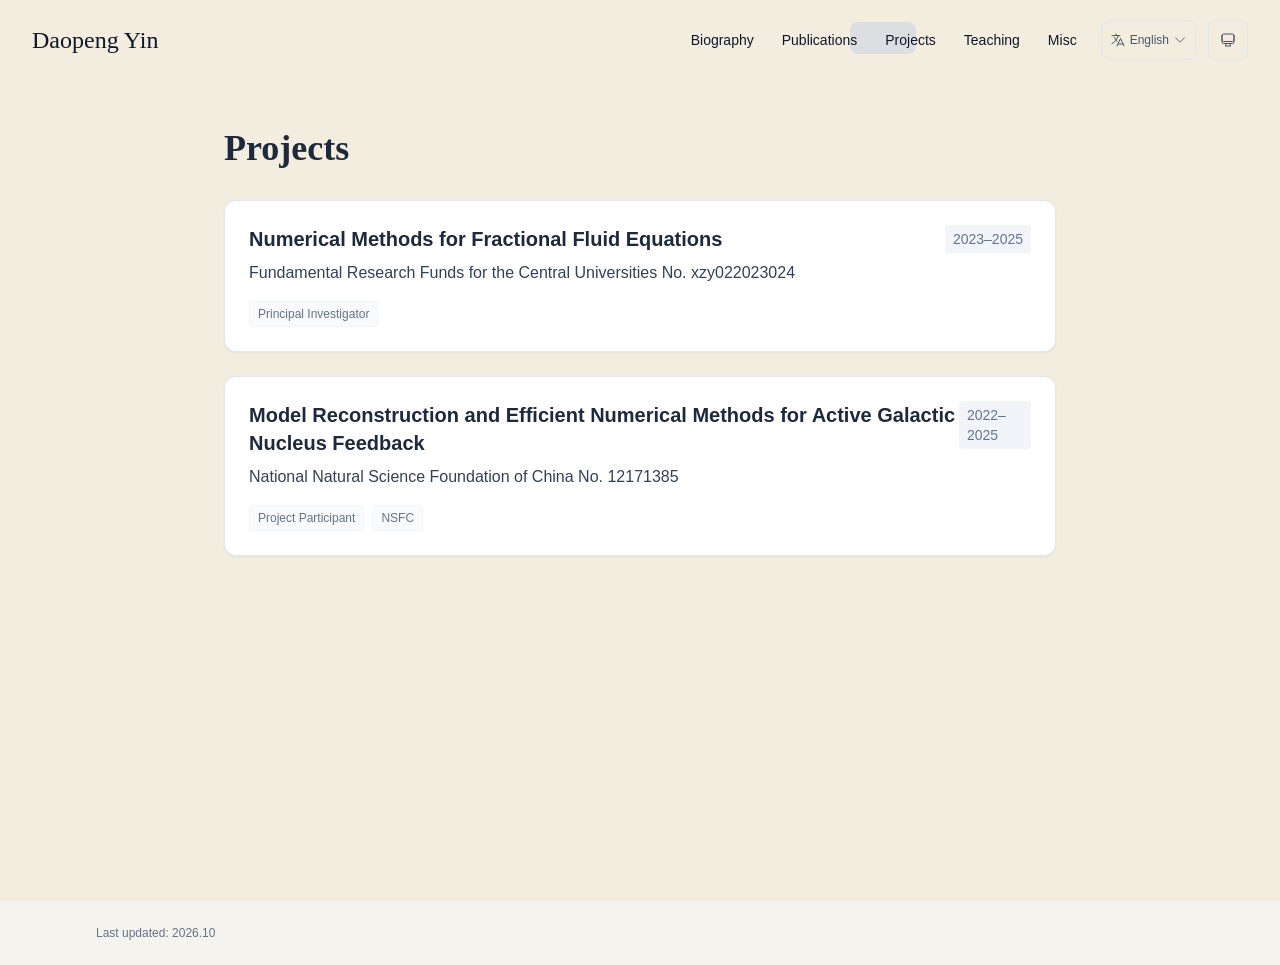
<file: projects/index.html>
<!DOCTYPE html><html lang="en" class="scroll-smooth"><head><meta charSet="utf-8"/><meta name="viewport" content="width=device-width, initial-scale=1"/><link rel="stylesheet" href="/_next/static/css/ebb5513b491e0b4f.css" data-precedence="next"/><link rel="preload" as="script" fetchPriority="low" href="/_next/static/chunks/webpack-679b75d1c4c2027c.js"/><script src="/_next/static/chunks/4bd1b696-70b6d399998de86a.js" async=""></script><script src="/_next/static/chunks/684-5aaa8290a129f299.js" async=""></script><script src="/_next/static/chunks/main-app-c83dd1ba5d7b2561.js" async=""></script><script src="/_next/static/chunks/461-a9a5d7b05a71d978.js" async=""></script><script src="/_next/static/chunks/874-6cc630662f3664af.js" async=""></script><script src="/_next/static/chunks/291-e39730cc9327e39b.js" async=""></script><script src="/_next/static/chunks/app/layout-d49281c07b2deb4a.js" async=""></script><script src="/_next/static/chunks/976-e8962816363c782f.js" async=""></script><script src="/_next/static/chunks/748-437129fa6947876c.js" async=""></script><script src="/_next/static/chunks/app/%5Bslug%5D/page-711566cccbc67f15.js" async=""></script><link rel="icon" href="/favicon.svg" type="image/svg+xml"/><link rel="dns-prefetch" href="https://jialeliu.com"/><link rel="preconnect" href="https://jialeliu.com" crossorigin=""/><link rel="preload" as="font" type="font/woff2" href="https://jialeliu.com/fonts/georgiab.woff2" crossorigin=""/><script>
              try {
                const theme = localStorage.getItem('theme-storage');
                const parsed = theme ? JSON.parse(theme) : null;
                const setting = parsed?.state?.theme || 'system';
                const prefersDark = typeof window !== 'undefined' && window.matchMedia && window.matchMedia('(prefers-color-scheme: dark)').matches;
                const effective = setting === 'dark' ? 'dark' : (setting === 'light' ? 'light' : (prefersDark ? 'dark' : 'light'));
                var root = document.documentElement;
                root.classList.add(effective);
                root.setAttribute('data-theme', effective);
              } catch (e) {
                var root = document.documentElement;
                root.classList.add('light');
                root.setAttribute('data-theme', 'light');
              }
            </script><script>
    try {
      const cfg = {"enabled":true,"locales":["zh","en"],"defaultLocale":"en","mode":"auto","fixedLocale":"en","persist":true,"switcher":true,"labels":{"zh":"中文","en":"English"}};
      const storageKey = 'locale-storage';
      const normalize = (value) => typeof value === 'string' ? value.trim().replace('_', '-').toLowerCase() : '';
      const matchLocale = (candidate) => {
        const normalized = normalize(candidate);
        if (!normalized) return null;
        if (cfg.locales.includes(normalized)) return normalized;
        const language = normalized.split('-')[0];
        if (cfg.locales.includes(language)) return language;
        return null;
      };

      let resolved = null;

      if (cfg.persist) {
        resolved = matchLocale(localStorage.getItem(storageKey));
      }

      if (!resolved) {
        if (cfg.mode === 'fixed') {
          resolved = cfg.fixedLocale;
        } else {
          resolved = matchLocale(navigator.language);
        }
      }

      if (!resolved) {
        resolved = cfg.defaultLocale;
      }

      const root = document.documentElement;
      root.lang = resolved;
      root.setAttribute('data-locale', resolved);

      if (cfg.persist) {
        localStorage.setItem(storageKey, resolved);
      }
    } catch (e) {
      const root = document.documentElement;
      root.lang = 'en';
      root.setAttribute('data-locale', 'en');
    }
  </script><title>Projects | Daopeng Yin</title><meta name="author" content="Daopeng Yin"/><meta name="keywords" content="Daopeng Yin,PhD,Research,SUSTech"/><meta name="creator" content="Daopeng Yin"/><meta name="publisher" content="Daopeng Yin"/><meta property="og:title" content="Daopeng Yin"/><meta property="og:description" content="Postdoc at the SUSTech."/><meta property="og:site_name" content="Daopeng Yin&#x27;s Academic Website"/><meta property="og:locale" content="en_US"/><meta property="og:type" content="website"/><meta name="twitter:card" content="summary"/><meta name="twitter:title" content="Daopeng Yin"/><meta name="twitter:description" content="Postdoc at the SUSTech."/><link rel="icon" href="/favicon.svg"/><script>document.querySelectorAll('body link[rel="icon"], body link[rel="apple-touch-icon"]').forEach(el => document.head.appendChild(el))</script><script src="/_next/static/chunks/polyfills-42372ed130431b0a.js" noModule=""></script></head><body class="font-sans antialiased"><div style="visibility:hidden"><nav class="fixed top-0 left-0 right-0 z-50" data-headlessui-state=""><div class="transition-all duration-300 ease-out bg-transparent" style="transform:translateY(-100px)"><div class="max-w-7xl mx-auto px-4 sm:px-6 lg:px-8"><div class="flex justify-between items-center h-16 lg:h-20"><div class="flex-shrink-0" tabindex="0"><a class="text-xl lg:text-2xl font-serif font-semibold text-primary hover:text-accent transition-colors duration-200" href="/">Daopeng Yin</a></div><div class="hidden lg:block"><div class="ml-10 flex items-center space-x-3"><div class="relative flex items-baseline space-x-1"><a data-nav-href="/" class="relative px-3 py-2 text-sm font-medium rounded-lg transition-colors duration-150 text-neutral-600" href="/">Biography</a><a data-nav-href="/publications" class="relative px-3 py-2 text-sm font-medium rounded-lg transition-colors duration-150 text-neutral-600" href="/publications/">Publications</a><a data-nav-href="/projects" class="relative px-3 py-2 text-sm font-medium rounded-lg transition-colors duration-150 text-primary" href="/projects/">Projects</a><a data-nav-href="/teaching" class="relative px-3 py-2 text-sm font-medium rounded-lg transition-colors duration-150 text-neutral-600" href="/teaching/">Teaching</a><a data-nav-href="/misc" class="relative px-3 py-2 text-sm font-medium rounded-lg transition-colors duration-150 text-neutral-600" href="/misc/">Misc</a></div><div class="flex items-center justify-center w-14 h-10 rounded-lg border border-neutral-200 dark:border-[rgba(148,163,184,0.24)] bg-background dark:bg-neutral-800"><div class="w-6 h-4 rounded bg-neutral-300 animate-pulse"></div></div><div class="flex items-center justify-center w-10 h-10 rounded-lg border border-neutral-200 dark:border-[rgba(148,163,184,0.24)] bg-background dark:bg-neutral-800"><div class="w-4 h-4 rounded-full bg-neutral-300 animate-pulse"></div></div></div></div><div class="lg:hidden flex items-center space-x-2"><div class="flex items-center justify-center w-14 h-10 rounded-lg border border-neutral-200 dark:border-[rgba(148,163,184,0.24)] bg-background dark:bg-neutral-800"><div class="w-6 h-4 rounded bg-neutral-300 animate-pulse"></div></div><div class="flex items-center justify-center w-10 h-10 rounded-lg border border-neutral-200 dark:border-[rgba(148,163,184,0.24)] bg-background dark:bg-neutral-800"><div class="w-4 h-4 rounded-full bg-neutral-300 animate-pulse"></div></div><button class="inline-flex items-center justify-center p-2 rounded-md text-neutral-600 hover:text-primary hover:bg-neutral-100 dark:hover:bg-neutral-800 focus:outline-none focus:ring-2 focus:ring-inset focus:ring-accent transition-colors duration-200" id="headlessui-disclosure-button-«R7pdb»" type="button" aria-expanded="false" data-headlessui-state=""><span class="sr-only">Open main menu</span><div><svg xmlns="http://www.w3.org/2000/svg" fill="none" viewBox="0 0 24 24" stroke-width="1.5" stroke="currentColor" aria-hidden="true" data-slot="icon" class="block h-6 w-6"><path stroke-linecap="round" stroke-linejoin="round" d="M3.75 6.75h16.5M3.75 12h16.5m-16.5 5.25h16.5"></path></svg></div></button></div></div></div></div></nav><main class="min-h-screen pt-16 lg:pt-20"><div class="max-w-4xl mx-auto px-4 sm:px-6 lg:px-8 py-12"><div style="opacity:0;transform:translateY(20px)"><div class="mb-8"><h1 class="text-4xl font-serif font-bold text-primary mb-4">Projects</h1></div><div class="grid gap-6"><div class="bg-white dark:bg-neutral-900 p-6 rounded-xl shadow-sm border border-neutral-200 dark:border-neutral-800 hover:shadow-lg transition-all duration-200 hover:scale-[1.01]" style="opacity:0;transform:translateY(20px)"><div class="flex justify-between items-start mb-2"><h3 class="text-xl font-semibold text-primary">Numerical Methods for Fractional Fluid Equations</h3><span class="text-sm text-neutral-500 font-medium bg-neutral-100 dark:bg-neutral-800 px-2 py-1 rounded">2023–2025</span></div><p class="text-base text-neutral-700 font-medium mb-3">Fundamental Research Funds for the Central Universities No. xzy022023024</p><div class="flex flex-wrap gap-2 mt-4"><span class="text-xs text-neutral-500 bg-neutral-50 dark:bg-neutral-800/50 px-2 py-1 rounded border border-neutral-100 dark:border-neutral-800">Principal Investigator</span></div></div><div class="bg-white dark:bg-neutral-900 p-6 rounded-xl shadow-sm border border-neutral-200 dark:border-neutral-800 hover:shadow-lg transition-all duration-200 hover:scale-[1.01]" style="opacity:0;transform:translateY(20px)"><div class="flex justify-between items-start mb-2"><h3 class="text-xl font-semibold text-primary">Model Reconstruction and Efficient Numerical Methods for Active Galactic Nucleus Feedback</h3><span class="text-sm text-neutral-500 font-medium bg-neutral-100 dark:bg-neutral-800 px-2 py-1 rounded">2022–2025</span></div><p class="text-base text-neutral-700 font-medium mb-3">National Natural Science Foundation of China No. 12171385</p><div class="flex flex-wrap gap-2 mt-4"><span class="text-xs text-neutral-500 bg-neutral-50 dark:bg-neutral-800/50 px-2 py-1 rounded border border-neutral-100 dark:border-neutral-800">Project Participant</span><span class="text-xs text-neutral-500 bg-neutral-50 dark:bg-neutral-800/50 px-2 py-1 rounded border border-neutral-100 dark:border-neutral-800">NSFC</span></div></div></div></div></div><!--$--><!--/$--><!--$--><!--/$--></main><footer class="border-t border-neutral-200/50 bg-neutral-50/50 dark:bg-neutral-900/50 dark:border-neutral-700/50"><div class="max-w-6xl mx-auto px-4 sm:px-6 lg:px-8 py-6"><div class="flex flex-col sm:flex-row justify-between items-center gap-2"><p class="text-xs text-neutral-500">Last updated<!-- -->: <!-- -->2026.10</p><p class="text-xs text-neutral-500 flex items-center"><a href="https://github.com/xyjoey/PRISM" target="_blank" rel="noopener noreferrer"></a></p></div></div></footer></div><script src="/_next/static/chunks/webpack-679b75d1c4c2027c.js" async=""></script><script>(self.__next_f=self.__next_f||[]).push([0])</script><script>self.__next_f.push([1,"1:\"$Sreact.fragment\"\n3:I[3719,[\"461\",\"static/chunks/461-a9a5d7b05a71d978.js\",\"874\",\"static/chunks/874-6cc630662f3664af.js\",\"291\",\"static/chunks/291-e39730cc9327e39b.js\",\"177\",\"static/chunks/app/layout-d49281c07b2deb4a.js\"],\"ThemeProvider\"]\n4:I[310,[\"461\",\"static/chunks/461-a9a5d7b05a71d978.js\",\"874\",\"static/chunks/874-6cc630662f3664af.js\",\"291\",\"static/chunks/291-e39730cc9327e39b.js\",\"177\",\"static/chunks/app/layout-d49281c07b2deb4a.js\"],\"LocaleProvider\"]\n5:I[4574,[\"461\",\"static/chunks/461-a9a5d7b05a71d978.js\",\"874\",\"static/chunks/874-6cc630662f3664af.js\",\"291\",\"static/chunks/291-e39730cc9327e39b.js\",\"177\",\"static/chunks/app/layout-d49281c07b2deb4a.js\"],\"default\"]\n6:I[7555,[],\"\"]\n7:I[1295,[],\"\"]\n8:I[2548,[\"461\",\"static/chunks/461-a9a5d7b05a71d978.js\",\"874\",\"static/chunks/874-6cc630662f3664af.js\",\"291\",\"static/chunks/291-e39730cc9327e39b.js\",\"177\",\"static/chunks/app/layout-d49281c07b2deb4a.js\"],\"default\"]\na:I[9665,[],\"MetadataBoundary\"]\nc:I[9665,[],\"OutletBoundary\"]\nf:I[4911,[],\"AsyncMetadataOutlet\"]\n11:I[9665,[],\"ViewportBoundary\"]\n13:I[6614,[],\"\"]\n:HL[\"/_next/static/css/ebb5513b491e0b4f.css\",\"style\"]\n2:T590,\n    try {\n      const cfg = {\"enabled\":true,\"locales\":[\"zh\",\"en\"],\"defaultLocale\":\"en\",\"mode\":\"auto\",\"fixedLocale\":\"en\",\"persist\":true,\"switcher\":true,\"labels\":{\"zh\":\"中文\",\"en\":\"English\"}};\n      const storageKey = 'locale-storage';\n      const normalize = (value) =\u003e typeof value === 'string' ? value.trim().replace('_', '-').toLowerCase() : '';\n      const matchLocale = (candidate) =\u003e {\n        const normalized = normalize(candidate);\n        if (!normalized) return null;\n        if (cfg.locales.includes(normalized)) return normalized;\n        const language = normalized.split('-')[0];\n        if (cfg.locales.includes(language)) return language;\n        return null;\n      };\n\n      let resolved = null;\n\n      if (cfg.persist) {\n        resolved = matchLocale(localStorage.getItem(storageKey));\n      }\n\n      if (!resolved) {\n        if (cfg.mode === 'fixed') {\n          resolved = cfg.fixedLocale;\n        }"])</script><script>self.__next_f.push([1," else {\n          resolved = matchLocale(navigator.language);\n        }\n      }\n\n      if (!resolved) {\n        resolved = cfg.defaultLocale;\n      }\n\n      const root = document.documentElement;\n      root.lang = resolved;\n      root.setAttribute('data-locale', resolved);\n\n      if (cfg.persist) {\n        localStorage.setItem(storageKey, resolved);\n      }\n    } catch (e) {\n      const root = document.documentElement;\n      root.lang = 'en';\n      root.setAttribute('data-locale', 'en');\n    }\n  "])</script><script>self.__next_f.push([1,"0:{\"P\":null,\"b\":\"CLpkWoM8JKLmeIAeBCHaP\",\"p\":\"\",\"c\":[\"\",\"projects\",\"\"],\"i\":false,\"f\":[[[\"\",{\"children\":[[\"slug\",\"projects\",\"d\"],{\"children\":[\"__PAGE__\",{}]}]},\"$undefined\",\"$undefined\",true],[\"\",[\"$\",\"$1\",\"c\",{\"children\":[[[\"$\",\"link\",\"0\",{\"rel\":\"stylesheet\",\"href\":\"/_next/static/css/ebb5513b491e0b4f.css\",\"precedence\":\"next\",\"crossOrigin\":\"$undefined\",\"nonce\":\"$undefined\"}]],[\"$\",\"html\",null,{\"lang\":\"en\",\"className\":\"scroll-smooth\",\"suppressHydrationWarning\":true,\"children\":[[\"$\",\"head\",null,{\"children\":[[\"$\",\"link\",null,{\"rel\":\"icon\",\"href\":\"/favicon.svg\",\"type\":\"image/svg+xml\"}],[\"$\",\"link\",null,{\"rel\":\"dns-prefetch\",\"href\":\"https://jialeliu.com\"}],[\"$\",\"link\",null,{\"rel\":\"preconnect\",\"href\":\"https://jialeliu.com\",\"crossOrigin\":\"\"}],[\"$\",\"link\",null,{\"rel\":\"preload\",\"as\":\"font\",\"type\":\"font/woff2\",\"href\":\"https://jialeliu.com/fonts/georgiab.woff2\",\"crossOrigin\":\"\"}],[\"$\",\"script\",null,{\"dangerouslySetInnerHTML\":{\"__html\":\"\\n              try {\\n                const theme = localStorage.getItem('theme-storage');\\n                const parsed = theme ? JSON.parse(theme) : null;\\n                const setting = parsed?.state?.theme || 'system';\\n                const prefersDark = typeof window !== 'undefined' \u0026\u0026 window.matchMedia \u0026\u0026 window.matchMedia('(prefers-color-scheme: dark)').matches;\\n                const effective = setting === 'dark' ? 'dark' : (setting === 'light' ? 'light' : (prefersDark ? 'dark' : 'light'));\\n                var root = document.documentElement;\\n                root.classList.add(effective);\\n                root.setAttribute('data-theme', effective);\\n              } catch (e) {\\n                var root = document.documentElement;\\n                root.classList.add('light');\\n                root.setAttribute('data-theme', 'light');\\n              }\\n            \"}}],[\"$\",\"script\",null,{\"dangerouslySetInnerHTML\":{\"__html\":\"$2\"}}]]}],[\"$\",\"body\",null,{\"className\":\"font-sans antialiased\",\"children\":[\"$\",\"$L3\",null,{\"children\":[\"$\",\"$L4\",null,{\"config\":{\"enabled\":true,\"locales\":[\"zh\",\"en\"],\"defaultLocale\":\"en\",\"mode\":\"auto\",\"fixedLocale\":\"en\",\"persist\":true,\"switcher\":true,\"labels\":{\"zh\":\"中文\",\"en\":\"English\"}},\"children\":[[\"$\",\"$L5\",null,{\"items\":[{\"title\":\"Biography\",\"type\":\"page\",\"target\":\"about\",\"href\":\"/\"},{\"title\":\"Publications\",\"type\":\"page\",\"target\":\"publications\",\"href\":\"/publications\"},{\"title\":\"Projects\",\"type\":\"page\",\"target\":\"projects\",\"href\":\"/projects\"},{\"title\":\"Teaching\",\"type\":\"page\",\"target\":\"teaching\",\"href\":\"/teaching\"},{\"title\":\"Misc\",\"type\":\"page\",\"target\":\"misc\",\"href\":\"/misc\"}],\"siteTitle\":\"Daopeng Yin\",\"enableOnePageMode\":false,\"i18n\":\"$0:f:0:1:1:props:children:1:props:children:1:props:children:props:children:props:config\",\"itemsByLocale\":{\"zh\":[{\"title\":\"简介\",\"type\":\"page\",\"target\":\"about\",\"href\":\"/\"},{\"title\":\"论文\",\"type\":\"page\",\"target\":\"publications\",\"href\":\"/publications\"},{\"title\":\"项目\",\"type\":\"page\",\"target\":\"projects\",\"href\":\"/projects\"},{\"title\":\"教学\",\"type\":\"page\",\"target\":\"teaching\",\"href\":\"/teaching\"},{\"title\":\"其他\",\"type\":\"page\",\"target\":\"misc\",\"href\":\"/misc\"}],\"en\":[{\"title\":\"Biography\",\"type\":\"page\",\"target\":\"about\",\"href\":\"/\"},{\"title\":\"Publications\",\"type\":\"page\",\"target\":\"publications\",\"href\":\"/publications\"},{\"title\":\"Projects\",\"type\":\"page\",\"target\":\"projects\",\"href\":\"/projects\"},{\"title\":\"Teaching\",\"type\":\"page\",\"target\":\"teaching\",\"href\":\"/teaching\"},{\"title\":\"Misc\",\"type\":\"page\",\"target\":\"misc\",\"href\":\"/misc\"}]},\"siteTitleByLocale\":{\"zh\":\"印道鹏\",\"en\":\"Daopeng Yin\"}}],[\"$\",\"main\",null,{\"className\":\"min-h-screen pt-16 lg:pt-20\",\"children\":[\"$\",\"$L6\",null,{\"parallelRouterKey\":\"children\",\"error\":\"$undefined\",\"errorStyles\":\"$undefined\",\"errorScripts\":\"$undefined\",\"template\":[\"$\",\"$L7\",null,{}],\"templateStyles\":\"$undefined\",\"templateScripts\":\"$undefined\",\"notFound\":[[[\"$\",\"title\",null,{\"children\":\"404: This page could not be found.\"}],[\"$\",\"div\",null,{\"style\":{\"fontFamily\":\"system-ui,\\\"Segoe UI\\\",Roboto,Helvetica,Arial,sans-serif,\\\"Apple Color Emoji\\\",\\\"Segoe UI Emoji\\\"\",\"height\":\"100vh\",\"textAlign\":\"center\",\"display\":\"flex\",\"flexDirection\":\"column\",\"alignItems\":\"center\",\"justifyContent\":\"center\"},\"children\":[\"$\",\"div\",null,{\"children\":[[\"$\",\"style\",null,{\"dangerouslySetInnerHTML\":{\"__html\":\"body{color:#000;background:#fff;margin:0}.next-error-h1{border-right:1px solid rgba(0,0,0,.3)}@media (prefers-color-scheme:dark){body{color:#fff;background:#000}.next-error-h1{border-right:1px solid rgba(255,255,255,.3)}}\"}}],[\"$\",\"h1\",null,{\"className\":\"next-error-h1\",\"style\":{\"display\":\"inline-block\",\"margin\":\"0 20px 0 0\",\"padding\":\"0 23px 0 0\",\"fontSize\":24,\"fontWeight\":500,\"verticalAlign\":\"top\",\"lineHeight\":\"49px\"},\"children\":404}],[\"$\",\"div\",null,{\"style\":{\"display\":\"inline-block\"},\"children\":[\"$\",\"h2\",null,{\"style\":{\"fontSize\":14,\"fontWeight\":400,\"lineHeight\":\"49px\",\"margin\":0},\"children\":\"This page could not be found.\"}]}]]}]}]],[]],\"forbidden\":\"$undefined\",\"unauthorized\":\"$undefined\"}]}],[\"$\",\"$L8\",null,{\"lastUpdated\":\"2026.10\",\"lastUpdatedByLocale\":{\"zh\":\"2026年10月\",\"en\":\"2026.10\"},\"defaultLocale\":\"en\"}]]}]}]}]]}]]}],{\"children\":[[\"slug\",\"projects\",\"d\"],[\"$\",\"$1\",\"c\",{\"children\":[null,[\"$\",\"$L6\",null,{\"parallelRouterKey\":\"children\",\"error\":\"$undefined\",\"errorStyles\":\"$undefined\",\"errorScripts\":\"$undefined\",\"template\":[\"$\",\"$L7\",null,{}],\"templateStyles\":\"$undefined\",\"templateScripts\":\"$undefined\",\"notFound\":\"$undefined\",\"forbidden\":\"$undefined\",\"unauthorized\":\"$undefined\"}]]}],{\"children\":[\"__PAGE__\",[\"$\",\"$1\",\"c\",{\"children\":[\"$L9\",[\"$\",\"$La\",null,{\"children\":\"$Lb\"}],null,[\"$\",\"$Lc\",null,{\"children\":[\"$Ld\",\"$Le\",[\"$\",\"$Lf\",null,{\"promise\":\"$@10\"}]]}]]}],{},null,false]},null,false]},null,false],[\"$\",\"$1\",\"h\",{\"children\":[null,[\"$\",\"$1\",\"L-7PgBGvqhGg_jiqgkBpr\",{\"children\":[[\"$\",\"$L11\",null,{\"children\":\"$L12\"}],null]}],null]}],false]],\"m\":\"$undefined\",\"G\":[\"$13\",\"$undefined\"],\"s\":false,\"S\":true}\n"])</script><script>self.__next_f.push([1,"14:\"$Sreact.suspense\"\n15:I[4911,[],\"AsyncMetadata\"]\n17:I[2382,[\"461\",\"static/chunks/461-a9a5d7b05a71d978.js\",\"976\",\"static/chunks/976-e8962816363c782f.js\",\"748\",\"static/chunks/748-437129fa6947876c.js\",\"182\",\"static/chunks/app/%5Bslug%5D/page-711566cccbc67f15.js\"],\"default\"]\nb:[\"$\",\"$14\",null,{\"fallback\":null,\"children\":[\"$\",\"$L15\",null,{\"promise\":\"$@16\"}]}]\n9:[\"$\",\"$L17\",null,{\"dataByLocale\":{\"zh\":{\"type\":\"card\",\"config\":{\"type\":\"card\",\"title\":\"科研项目\",\"items\":[{\"title\":\"分数阶流体方程的数值方法\",\"subtitle\":\"中央高校基本科研业务费 No. xzy022023024\",\"date\":\"2023–2025\",\"content\":\"\",\"tags\":[\"主持\"]},{\"title\":\"活动星系核反馈的模型重构及高效数值方法研究\",\"subtitle\":\"国家自然科学基金 No. 12171385\",\"date\":\"2022–2025\",\"content\":\"\",\"tags\":[\"参与\",\"纵向项目\"]}]}},\"en\":{\"type\":\"card\",\"config\":{\"type\":\"card\",\"title\":\"Projects\",\"items\":[{\"title\":\"Numerical Methods for Fractional Fluid Equations\",\"subtitle\":\"Fundamental Research Funds for the Central Universities No. xzy022023024\",\"date\":\"2023–2025\",\"content\":\"\",\"tags\":[\"Principal Investigator\"]},{\"title\":\"Model Reconstruction and Efficient Numerical Methods for Active Galactic Nucleus Feedback\",\"subtitle\":\"National Natural Science Foundation of China No. 12171385\",\"date\":\"2022–2025\",\"content\":\"\",\"tags\":[\"Project Participant\",\"NSFC\"]}]}}},\"defaultLocale\":\"en\"}]\n"])</script><script>self.__next_f.push([1,"e:null\n"])</script><script>self.__next_f.push([1,"12:[[\"$\",\"meta\",\"0\",{\"charSet\":\"utf-8\"}],[\"$\",\"meta\",\"1\",{\"name\":\"viewport\",\"content\":\"width=device-width, initial-scale=1\"}]]\nd:null\n"])</script><script>self.__next_f.push([1,"16:{\"metadata\":[[\"$\",\"title\",\"0\",{\"children\":\"Projects | Daopeng Yin\"}],[\"$\",\"meta\",\"1\",{\"name\":\"author\",\"content\":\"Daopeng Yin\"}],[\"$\",\"meta\",\"2\",{\"name\":\"keywords\",\"content\":\"Daopeng Yin,PhD,Research,SUSTech\"}],[\"$\",\"meta\",\"3\",{\"name\":\"creator\",\"content\":\"Daopeng Yin\"}],[\"$\",\"meta\",\"4\",{\"name\":\"publisher\",\"content\":\"Daopeng Yin\"}],[\"$\",\"meta\",\"5\",{\"property\":\"og:title\",\"content\":\"Daopeng Yin\"}],[\"$\",\"meta\",\"6\",{\"property\":\"og:description\",\"content\":\"Postdoc at the SUSTech.\"}],[\"$\",\"meta\",\"7\",{\"property\":\"og:site_name\",\"content\":\"Daopeng Yin's Academic Website\"}],[\"$\",\"meta\",\"8\",{\"property\":\"og:locale\",\"content\":\"en_US\"}],[\"$\",\"meta\",\"9\",{\"property\":\"og:type\",\"content\":\"website\"}],[\"$\",\"meta\",\"10\",{\"name\":\"twitter:card\",\"content\":\"summary\"}],[\"$\",\"meta\",\"11\",{\"name\":\"twitter:title\",\"content\":\"Daopeng Yin\"}],[\"$\",\"meta\",\"12\",{\"name\":\"twitter:description\",\"content\":\"Postdoc at the SUSTech.\"}],[\"$\",\"link\",\"13\",{\"rel\":\"icon\",\"href\":\"/favicon.svg\"}]],\"error\":null,\"digest\":\"$undefined\"}\n10:{\"metadata\":\"$16:metadata\",\"error\":null,\"digest\":\"$undefined\"}\n"])</script></body></html>
</file>
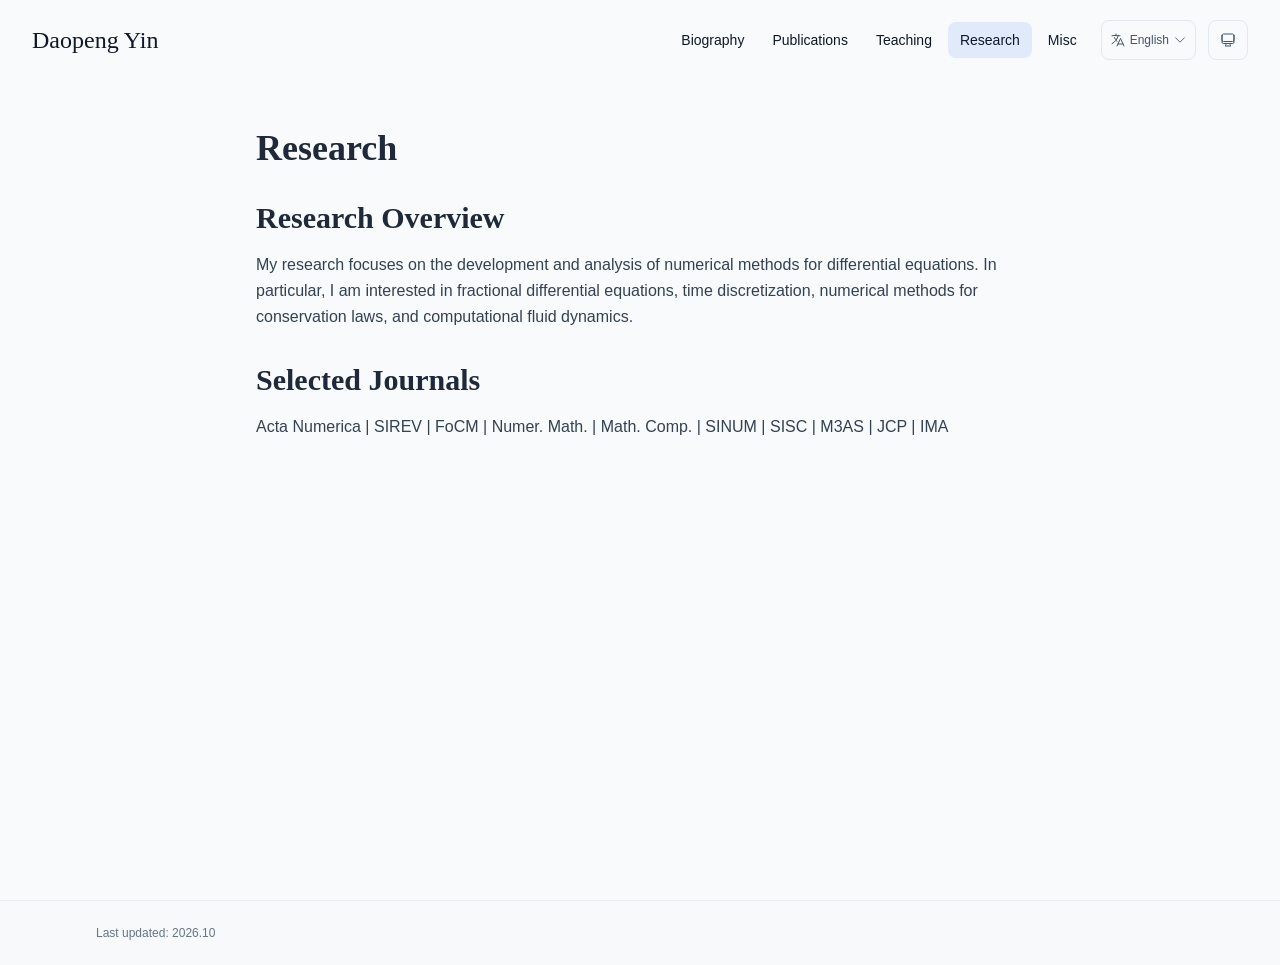
<file: research/index.html>
<!DOCTYPE html><html lang="en" class="scroll-smooth"><head><meta charSet="utf-8"/><meta name="viewport" content="width=device-width, initial-scale=1"/><link rel="stylesheet" href="/_next/static/css/eec5920ce4b5490e.css" data-precedence="next"/><link rel="preload" as="script" fetchPriority="low" href="/_next/static/chunks/webpack-679b75d1c4c2027c.js"/><script src="/_next/static/chunks/4bd1b696-70b6d399998de86a.js" async=""></script><script src="/_next/static/chunks/684-5aaa8290a129f299.js" async=""></script><script src="/_next/static/chunks/main-app-c83dd1ba5d7b2561.js" async=""></script><script src="/_next/static/chunks/461-a9a5d7b05a71d978.js" async=""></script><script src="/_next/static/chunks/874-6cc630662f3664af.js" async=""></script><script src="/_next/static/chunks/291-e39730cc9327e39b.js" async=""></script><script src="/_next/static/chunks/app/layout-d49281c07b2deb4a.js" async=""></script><script src="/_next/static/chunks/976-e8962816363c782f.js" async=""></script><script src="/_next/static/chunks/748-c5cbe85b94727d4b.js" async=""></script><script src="/_next/static/chunks/app/%5Bslug%5D/page-711566cccbc67f15.js" async=""></script><link rel="icon" href="/favicon.svg" type="image/svg+xml"/><link rel="dns-prefetch" href="https://jialeliu.com"/><link rel="preconnect" href="https://jialeliu.com" crossorigin=""/><link rel="preload" as="font" type="font/woff2" href="https://jialeliu.com/fonts/georgiab.woff2" crossorigin=""/><script>
              try {
                const theme = localStorage.getItem('theme-storage');
                const parsed = theme ? JSON.parse(theme) : null;
                const setting = parsed?.state?.theme || 'system';
                const prefersDark = typeof window !== 'undefined' && window.matchMedia && window.matchMedia('(prefers-color-scheme: dark)').matches;
                const effective = setting === 'dark' ? 'dark' : (setting === 'light' ? 'light' : (prefersDark ? 'dark' : 'light'));
                var root = document.documentElement;
                root.classList.add(effective);
                root.setAttribute('data-theme', effective);
              } catch (e) {
                var root = document.documentElement;
                root.classList.add('light');
                root.setAttribute('data-theme', 'light');
              }
            </script><script>
    try {
      const cfg = {"enabled":true,"locales":["zh","en"],"defaultLocale":"en","mode":"auto","fixedLocale":"en","persist":true,"switcher":true,"labels":{"zh":"中文","en":"English"}};
      const storageKey = 'locale-storage';
      const normalize = (value) => typeof value === 'string' ? value.trim().replace('_', '-').toLowerCase() : '';
      const matchLocale = (candidate) => {
        const normalized = normalize(candidate);
        if (!normalized) return null;
        if (cfg.locales.includes(normalized)) return normalized;
        const language = normalized.split('-')[0];
        if (cfg.locales.includes(language)) return language;
        return null;
      };

      let resolved = null;

      if (cfg.persist) {
        resolved = matchLocale(localStorage.getItem(storageKey));
      }

      if (!resolved) {
        if (cfg.mode === 'fixed') {
          resolved = cfg.fixedLocale;
        } else {
          resolved = matchLocale(navigator.language);
        }
      }

      if (!resolved) {
        resolved = cfg.defaultLocale;
      }

      const root = document.documentElement;
      root.lang = resolved;
      root.setAttribute('data-locale', resolved);

      if (cfg.persist) {
        localStorage.setItem(storageKey, resolved);
      }
    } catch (e) {
      const root = document.documentElement;
      root.lang = 'en';
      root.setAttribute('data-locale', 'en');
    }
  </script><title>Research | Daopeng Yin</title><meta name="author" content="Daopeng Yin"/><meta name="keywords" content="Daopeng Yin,PhD,Research,SUSTech"/><meta name="creator" content="Daopeng Yin"/><meta name="publisher" content="Daopeng Yin"/><meta property="og:title" content="Daopeng Yin"/><meta property="og:description" content="Postdoc at the SUSTech."/><meta property="og:site_name" content="Daopeng Yin&#x27;s Academic Website"/><meta property="og:locale" content="en_US"/><meta property="og:type" content="website"/><meta name="twitter:card" content="summary"/><meta name="twitter:title" content="Daopeng Yin"/><meta name="twitter:description" content="Postdoc at the SUSTech."/><link rel="icon" href="/favicon.svg"/><script>document.querySelectorAll('body link[rel="icon"], body link[rel="apple-touch-icon"]').forEach(el => document.head.appendChild(el))</script><script src="/_next/static/chunks/polyfills-42372ed130431b0a.js" noModule=""></script></head><body class="font-sans antialiased"><div style="visibility:hidden"><nav class="fixed top-0 left-0 right-0 z-50" data-headlessui-state=""><div class="transition-all duration-300 ease-out bg-transparent" style="transform:translateY(-100px)"><div class="max-w-7xl mx-auto px-4 sm:px-6 lg:px-8"><div class="flex justify-between items-center h-16 lg:h-20"><div class="flex-shrink-0" tabindex="0"><a class="text-xl lg:text-2xl font-serif font-semibold text-primary hover:text-accent transition-colors duration-200" href="/">Daopeng Yin</a></div><div class="hidden lg:block"><div class="ml-10 flex items-center space-x-3"><div class="relative flex items-baseline space-x-1"><a data-nav-href="/" class="relative px-3 py-2 text-sm font-medium rounded-lg transition-colors duration-150 text-neutral-600" href="/">Biography</a><a data-nav-href="/publications" class="relative px-3 py-2 text-sm font-medium rounded-lg transition-colors duration-150 text-neutral-600" href="/publications/">Publications</a><a data-nav-href="/teaching" class="relative px-3 py-2 text-sm font-medium rounded-lg transition-colors duration-150 text-neutral-600" href="/teaching/">Teaching</a><a data-nav-href="/research" class="relative px-3 py-2 text-sm font-medium rounded-lg transition-colors duration-150 text-primary" href="/research/">Research</a><a data-nav-href="/misc" class="relative px-3 py-2 text-sm font-medium rounded-lg transition-colors duration-150 text-neutral-600" href="/misc/">Misc</a></div><div class="flex items-center justify-center w-14 h-10 rounded-lg border border-neutral-200 dark:border-[rgba(148,163,184,0.24)] bg-background dark:bg-neutral-800"><div class="w-6 h-4 rounded bg-neutral-300 animate-pulse"></div></div><div class="flex items-center justify-center w-10 h-10 rounded-lg border border-neutral-200 dark:border-[rgba(148,163,184,0.24)] bg-background dark:bg-neutral-800"><div class="w-4 h-4 rounded-full bg-neutral-300 animate-pulse"></div></div></div></div><div class="lg:hidden flex items-center space-x-2"><div class="flex items-center justify-center w-14 h-10 rounded-lg border border-neutral-200 dark:border-[rgba(148,163,184,0.24)] bg-background dark:bg-neutral-800"><div class="w-6 h-4 rounded bg-neutral-300 animate-pulse"></div></div><div class="flex items-center justify-center w-10 h-10 rounded-lg border border-neutral-200 dark:border-[rgba(148,163,184,0.24)] bg-background dark:bg-neutral-800"><div class="w-4 h-4 rounded-full bg-neutral-300 animate-pulse"></div></div><button class="inline-flex items-center justify-center p-2 rounded-md text-neutral-600 hover:text-primary hover:bg-neutral-100 dark:hover:bg-neutral-800 focus:outline-none focus:ring-2 focus:ring-inset focus:ring-accent transition-colors duration-200" id="headlessui-disclosure-button-«R7pdb»" type="button" aria-expanded="false" data-headlessui-state=""><span class="sr-only">Open main menu</span><div><svg xmlns="http://www.w3.org/2000/svg" fill="none" viewBox="0 0 24 24" stroke-width="1.5" stroke="currentColor" aria-hidden="true" data-slot="icon" class="block h-6 w-6"><path stroke-linecap="round" stroke-linejoin="round" d="M3.75 6.75h16.5M3.75 12h16.5m-16.5 5.25h16.5"></path></svg></div></button></div></div></div></div></nav><main class="min-h-screen pt-16 lg:pt-20"><div class="max-w-4xl mx-auto px-4 sm:px-6 lg:px-8 py-12"><div class="max-w-3xl mx-auto" style="opacity:0;transform:translateY(20px)"><h1 class="text-4xl font-serif font-bold text-primary mb-4">Research</h1><div class="text-neutral-700 dark:text-neutral-600 leading-relaxed"><h1 class="text-3xl font-serif font-bold text-primary mt-8 mb-4">Research Overview</h1>
<p class="mb-4 last:mb-0">My research focuses on the development and analysis of numerical methods
for differential equations. In particular, I am interested in fractional
differential equations, time discretization, numerical methods for
conservation laws, and computational fluid dynamics.</p>
<h1 class="text-3xl font-serif font-bold text-primary mt-8 mb-4">Selected Journals</h1>
<p class="mb-4 last:mb-0"><a href="https://www.cambridge.org/core/journals/acta-numerica" node="[object Object]" target="_blank" rel="noopener noreferrer" class="text-accent font-medium transition-all duration-200 rounded hover:bg-accent/10 hover:shadow-sm">Acta Numerica</a> | <a href="https://www.siam.org/publications/siam-journals/siam-review/" node="[object Object]" target="_blank" rel="noopener noreferrer" class="text-accent font-medium transition-all duration-200 rounded hover:bg-accent/10 hover:shadow-sm">SIREV</a> | <a href="https://link.springer.com/journal/10208" node="[object Object]" target="_blank" rel="noopener noreferrer" class="text-accent font-medium transition-all duration-200 rounded hover:bg-accent/10 hover:shadow-sm">FoCM</a> | <a href="https://link.springer.com/journal/211" node="[object Object]" target="_blank" rel="noopener noreferrer" class="text-accent font-medium transition-all duration-200 rounded hover:bg-accent/10 hover:shadow-sm">Numer. Math.</a> | <a href="https://pubs.ams.org/MCOM?active=all" node="[object Object]" target="_blank" rel="noopener noreferrer" class="text-accent font-medium transition-all duration-200 rounded hover:bg-accent/10 hover:shadow-sm">Math. Comp.</a> | <a href="https://www.siam.org/publications/siam-journals/siam-journal-on-numerical-analysis/" node="[object Object]" target="_blank" rel="noopener noreferrer" class="text-accent font-medium transition-all duration-200 rounded hover:bg-accent/10 hover:shadow-sm">SINUM</a> | <a href="https://www.siam.org/publications/siam-journals/siam-journal-on-scientific-computing/" node="[object Object]" target="_blank" rel="noopener noreferrer" class="text-accent font-medium transition-all duration-200 rounded hover:bg-accent/10 hover:shadow-sm">SISC</a> | <a href="https://www.worldscientific.com/worldscinet/m3as?srsltid=AfmBOoona0dJl8xJsqk25bcbbXs0M1wES9dXekHzqIn33JGMYj3HYE5h" node="[object Object]" target="_blank" rel="noopener noreferrer" class="text-accent font-medium transition-all duration-200 rounded hover:bg-accent/10 hover:shadow-sm">M3AS</a> | <a href="https://www.sciencedirect.com/journal/journal-of-computational-physics" node="[object Object]" target="_blank" rel="noopener noreferrer" class="text-accent font-medium transition-all duration-200 rounded hover:bg-accent/10 hover:shadow-sm">JCP</a> | <a href="https://academic.oup.com/imajna" node="[object Object]" target="_blank" rel="noopener noreferrer" class="text-accent font-medium transition-all duration-200 rounded hover:bg-accent/10 hover:shadow-sm">IMA</a></p></div></div></div><!--$--><!--/$--><!--$--><!--/$--></main><footer class="border-t border-neutral-200/50 bg-neutral-50/50 dark:bg-neutral-900/50 dark:border-neutral-700/50"><div class="max-w-6xl mx-auto px-4 sm:px-6 lg:px-8 py-6"><div class="flex flex-col sm:flex-row justify-between items-center gap-2"><p class="text-xs text-neutral-500">Last updated<!-- -->: <!-- -->2026.10</p><p class="text-xs text-neutral-500 flex items-center"><a href="https://github.com/xyjoey/PRISM" target="_blank" rel="noopener noreferrer"></a></p></div></div></footer></div><script src="/_next/static/chunks/webpack-679b75d1c4c2027c.js" async=""></script><script>(self.__next_f=self.__next_f||[]).push([0])</script><script>self.__next_f.push([1,"1:\"$Sreact.fragment\"\n3:I[3719,[\"461\",\"static/chunks/461-a9a5d7b05a71d978.js\",\"874\",\"static/chunks/874-6cc630662f3664af.js\",\"291\",\"static/chunks/291-e39730cc9327e39b.js\",\"177\",\"static/chunks/app/layout-d49281c07b2deb4a.js\"],\"ThemeProvider\"]\n4:I[310,[\"461\",\"static/chunks/461-a9a5d7b05a71d978.js\",\"874\",\"static/chunks/874-6cc630662f3664af.js\",\"291\",\"static/chunks/291-e39730cc9327e39b.js\",\"177\",\"static/chunks/app/layout-d49281c07b2deb4a.js\"],\"LocaleProvider\"]\n5:I[4574,[\"461\",\"static/chunks/461-a9a5d7b05a71d978.js\",\"874\",\"static/chunks/874-6cc630662f3664af.js\",\"291\",\"static/chunks/291-e39730cc9327e39b.js\",\"177\",\"static/chunks/app/layout-d49281c07b2deb4a.js\"],\"default\"]\n6:I[7555,[],\"\"]\n7:I[1295,[],\"\"]\n8:I[2548,[\"461\",\"static/chunks/461-a9a5d7b05a71d978.js\",\"874\",\"static/chunks/874-6cc630662f3664af.js\",\"291\",\"static/chunks/291-e39730cc9327e39b.js\",\"177\",\"static/chunks/app/layout-d49281c07b2deb4a.js\"],\"default\"]\na:I[9665,[],\"MetadataBoundary\"]\nc:I[9665,[],\"OutletBoundary\"]\nf:I[4911,[],\"AsyncMetadataOutlet\"]\n11:I[9665,[],\"ViewportBoundary\"]\n13:I[6614,[],\"\"]\n:HL[\"/_next/static/css/eec5920ce4b5490e.css\",\"style\"]\n2:T590,\n    try {\n      const cfg = {\"enabled\":true,\"locales\":[\"zh\",\"en\"],\"defaultLocale\":\"en\",\"mode\":\"auto\",\"fixedLocale\":\"en\",\"persist\":true,\"switcher\":true,\"labels\":{\"zh\":\"中文\",\"en\":\"English\"}};\n      const storageKey = 'locale-storage';\n      const normalize = (value) =\u003e typeof value === 'string' ? value.trim().replace('_', '-').toLowerCase() : '';\n      const matchLocale = (candidate) =\u003e {\n        const normalized = normalize(candidate);\n        if (!normalized) return null;\n        if (cfg.locales.includes(normalized)) return normalized;\n        const language = normalized.split('-')[0];\n        if (cfg.locales.includes(language)) return language;\n        return null;\n      };\n\n      let resolved = null;\n\n      if (cfg.persist) {\n        resolved = matchLocale(localStorage.getItem(storageKey));\n      }\n\n      if (!resolved) {\n        if (cfg.mode === 'fixed') {\n          resolved = cfg.fixedLocale;\n        }"])</script><script>self.__next_f.push([1," else {\n          resolved = matchLocale(navigator.language);\n        }\n      }\n\n      if (!resolved) {\n        resolved = cfg.defaultLocale;\n      }\n\n      const root = document.documentElement;\n      root.lang = resolved;\n      root.setAttribute('data-locale', resolved);\n\n      if (cfg.persist) {\n        localStorage.setItem(storageKey, resolved);\n      }\n    } catch (e) {\n      const root = document.documentElement;\n      root.lang = 'en';\n      root.setAttribute('data-locale', 'en');\n    }\n  "])</script><script>self.__next_f.push([1,"0:{\"P\":null,\"b\":\"pT9QWag3BfY-SqImmT0oV\",\"p\":\"\",\"c\":[\"\",\"research\",\"\"],\"i\":false,\"f\":[[[\"\",{\"children\":[[\"slug\",\"research\",\"d\"],{\"children\":[\"__PAGE__\",{}]}]},\"$undefined\",\"$undefined\",true],[\"\",[\"$\",\"$1\",\"c\",{\"children\":[[[\"$\",\"link\",\"0\",{\"rel\":\"stylesheet\",\"href\":\"/_next/static/css/eec5920ce4b5490e.css\",\"precedence\":\"next\",\"crossOrigin\":\"$undefined\",\"nonce\":\"$undefined\"}]],[\"$\",\"html\",null,{\"lang\":\"en\",\"className\":\"scroll-smooth\",\"suppressHydrationWarning\":true,\"children\":[[\"$\",\"head\",null,{\"children\":[[\"$\",\"link\",null,{\"rel\":\"icon\",\"href\":\"/favicon.svg\",\"type\":\"image/svg+xml\"}],[\"$\",\"link\",null,{\"rel\":\"dns-prefetch\",\"href\":\"https://jialeliu.com\"}],[\"$\",\"link\",null,{\"rel\":\"preconnect\",\"href\":\"https://jialeliu.com\",\"crossOrigin\":\"\"}],[\"$\",\"link\",null,{\"rel\":\"preload\",\"as\":\"font\",\"type\":\"font/woff2\",\"href\":\"https://jialeliu.com/fonts/georgiab.woff2\",\"crossOrigin\":\"\"}],[\"$\",\"script\",null,{\"dangerouslySetInnerHTML\":{\"__html\":\"\\n              try {\\n                const theme = localStorage.getItem('theme-storage');\\n                const parsed = theme ? JSON.parse(theme) : null;\\n                const setting = parsed?.state?.theme || 'system';\\n                const prefersDark = typeof window !== 'undefined' \u0026\u0026 window.matchMedia \u0026\u0026 window.matchMedia('(prefers-color-scheme: dark)').matches;\\n                const effective = setting === 'dark' ? 'dark' : (setting === 'light' ? 'light' : (prefersDark ? 'dark' : 'light'));\\n                var root = document.documentElement;\\n                root.classList.add(effective);\\n                root.setAttribute('data-theme', effective);\\n              } catch (e) {\\n                var root = document.documentElement;\\n                root.classList.add('light');\\n                root.setAttribute('data-theme', 'light');\\n              }\\n            \"}}],[\"$\",\"script\",null,{\"dangerouslySetInnerHTML\":{\"__html\":\"$2\"}}]]}],[\"$\",\"body\",null,{\"className\":\"font-sans antialiased\",\"children\":[\"$\",\"$L3\",null,{\"children\":[\"$\",\"$L4\",null,{\"config\":{\"enabled\":true,\"locales\":[\"zh\",\"en\"],\"defaultLocale\":\"en\",\"mode\":\"auto\",\"fixedLocale\":\"en\",\"persist\":true,\"switcher\":true,\"labels\":{\"zh\":\"中文\",\"en\":\"English\"}},\"children\":[[\"$\",\"$L5\",null,{\"items\":[{\"title\":\"Biography\",\"type\":\"page\",\"target\":\"about\",\"href\":\"/\"},{\"title\":\"Publications\",\"type\":\"page\",\"target\":\"publications\",\"href\":\"/publications\"},{\"title\":\"Teaching\",\"type\":\"page\",\"target\":\"teaching\",\"href\":\"/teaching\"},{\"title\":\"Research\",\"type\":\"page\",\"target\":\"research\",\"href\":\"/research\"},{\"title\":\"Misc\",\"type\":\"page\",\"target\":\"misc\",\"href\":\"/misc\"}],\"siteTitle\":\"Daopeng Yin\",\"enableOnePageMode\":false,\"i18n\":\"$0:f:0:1:1:props:children:1:props:children:1:props:children:props:children:props:config\",\"itemsByLocale\":{\"zh\":[{\"title\":\"简介\",\"type\":\"page\",\"target\":\"about\",\"href\":\"/\"},{\"title\":\"论文\",\"type\":\"page\",\"target\":\"publications\",\"href\":\"/publications\"},{\"title\":\"教学\",\"type\":\"page\",\"target\":\"teaching\",\"href\":\"/teaching\"},{\"title\":\"科研\",\"type\":\"page\",\"target\":\"research\",\"href\":\"/research\"},{\"title\":\"其他\",\"type\":\"page\",\"target\":\"misc\",\"href\":\"/misc\"}],\"en\":[{\"title\":\"Biography\",\"type\":\"page\",\"target\":\"about\",\"href\":\"/\"},{\"title\":\"Publications\",\"type\":\"page\",\"target\":\"publications\",\"href\":\"/publications\"},{\"title\":\"Teaching\",\"type\":\"page\",\"target\":\"teaching\",\"href\":\"/teaching\"},{\"title\":\"Research\",\"type\":\"page\",\"target\":\"research\",\"href\":\"/research\"},{\"title\":\"Misc\",\"type\":\"page\",\"target\":\"misc\",\"href\":\"/misc\"}]},\"siteTitleByLocale\":{\"zh\":\"印道鹏\",\"en\":\"Daopeng Yin\"}}],[\"$\",\"main\",null,{\"className\":\"min-h-screen pt-16 lg:pt-20\",\"children\":[\"$\",\"$L6\",null,{\"parallelRouterKey\":\"children\",\"error\":\"$undefined\",\"errorStyles\":\"$undefined\",\"errorScripts\":\"$undefined\",\"template\":[\"$\",\"$L7\",null,{}],\"templateStyles\":\"$undefined\",\"templateScripts\":\"$undefined\",\"notFound\":[[[\"$\",\"title\",null,{\"children\":\"404: This page could not be found.\"}],[\"$\",\"div\",null,{\"style\":{\"fontFamily\":\"system-ui,\\\"Segoe UI\\\",Roboto,Helvetica,Arial,sans-serif,\\\"Apple Color Emoji\\\",\\\"Segoe UI Emoji\\\"\",\"height\":\"100vh\",\"textAlign\":\"center\",\"display\":\"flex\",\"flexDirection\":\"column\",\"alignItems\":\"center\",\"justifyContent\":\"center\"},\"children\":[\"$\",\"div\",null,{\"children\":[[\"$\",\"style\",null,{\"dangerouslySetInnerHTML\":{\"__html\":\"body{color:#000;background:#fff;margin:0}.next-error-h1{border-right:1px solid rgba(0,0,0,.3)}@media (prefers-color-scheme:dark){body{color:#fff;background:#000}.next-error-h1{border-right:1px solid rgba(255,255,255,.3)}}\"}}],[\"$\",\"h1\",null,{\"className\":\"next-error-h1\",\"style\":{\"display\":\"inline-block\",\"margin\":\"0 20px 0 0\",\"padding\":\"0 23px 0 0\",\"fontSize\":24,\"fontWeight\":500,\"verticalAlign\":\"top\",\"lineHeight\":\"49px\"},\"children\":404}],[\"$\",\"div\",null,{\"style\":{\"display\":\"inline-block\"},\"children\":[\"$\",\"h2\",null,{\"style\":{\"fontSize\":14,\"fontWeight\":400,\"lineHeight\":\"49px\",\"margin\":0},\"children\":\"This page could not be found.\"}]}]]}]}]],[]],\"forbidden\":\"$undefined\",\"unauthorized\":\"$undefined\"}]}],[\"$\",\"$L8\",null,{\"lastUpdated\":\"2026.10\",\"lastUpdatedByLocale\":{\"zh\":\"2026年10月\",\"en\":\"2026.10\"},\"defaultLocale\":\"en\"}]]}]}]}]]}]]}],{\"children\":[[\"slug\",\"research\",\"d\"],[\"$\",\"$1\",\"c\",{\"children\":[null,[\"$\",\"$L6\",null,{\"parallelRouterKey\":\"children\",\"error\":\"$undefined\",\"errorStyles\":\"$undefined\",\"errorScripts\":\"$undefined\",\"template\":[\"$\",\"$L7\",null,{}],\"templateStyles\":\"$undefined\",\"templateScripts\":\"$undefined\",\"notFound\":\"$undefined\",\"forbidden\":\"$undefined\",\"unauthorized\":\"$undefined\"}]]}],{\"children\":[\"__PAGE__\",[\"$\",\"$1\",\"c\",{\"children\":[\"$L9\",[\"$\",\"$La\",null,{\"children\":\"$Lb\"}],null,[\"$\",\"$Lc\",null,{\"children\":[\"$Ld\",\"$Le\",[\"$\",\"$Lf\",null,{\"promise\":\"$@10\"}]]}]]}],{},null,false]},null,false]},null,false],[\"$\",\"$1\",\"h\",{\"children\":[null,[\"$\",\"$1\",\"odYyoDQ-moy0sOBPiNiwW\",{\"children\":[[\"$\",\"$L11\",null,{\"children\":\"$L12\"}],null]}],null]}],false]],\"m\":\"$undefined\",\"G\":[\"$13\",\"$undefined\"],\"s\":false,\"S\":true}\n"])</script><script>self.__next_f.push([1,"14:\"$Sreact.suspense\"\n15:I[4911,[],\"AsyncMetadata\"]\n17:I[2382,[\"461\",\"static/chunks/461-a9a5d7b05a71d978.js\",\"976\",\"static/chunks/976-e8962816363c782f.js\",\"748\",\"static/chunks/748-c5cbe85b94727d4b.js\",\"182\",\"static/chunks/app/%5Bslug%5D/page-711566cccbc67f15.js\"],\"default\"]\nb:[\"$\",\"$14\",null,{\"fallback\":null,\"children\":[\"$\",\"$L15\",null,{\"promise\":\"$@16\"}]}]\n18:T1a17,"])</script><script>self.__next_f.push([1,"\u003cfieldset style=\"border: 1px solid #333; border-radius: 6px; padding: 12px;\"\u003e\n  \u003clegend\u003e科研概述\u003c/legend\u003e\n\u003cspan style=\"font-family: KaiTi, STKaiti, serif;\"\u003e\n\u003cp\u003e计算流体力学： \u003c/p\u003e\n\u003cp\u003e数值常微分方程：证伪Adams-Bashforth型积分器的一致稳定性猜想，并给出抛物半径与逼近精度之间的量化关系\u003ca href=\"\"\u003e[1]\u003c/a\u003e。 \u003c/p\u003e\n\u003c!-- \u003cp\u003e第三段 \u003c/p\u003e --\u003e\n\u003c/span\u003e\n\u003c/fieldset\u003e\n\n\n\u003chead\u003e\n  \u003c!-- \u003cmeta charset=\"UTF-8\"\u003e --\u003e\n  \u003c!-- \u003cmeta name=\"viewport\" content=\"width=device-width, initial-scale=1.0\"\u003e --\u003e\n  \u003c!-- \u003ctitle\u003eResearch Details\u003c/title\u003e --\u003e\n\n  \u003cstyle\u003e\n    body {\n      max-width: 850px;\n      margin: 60px auto;\n      padding: 0 24px;\n      font-family: -apple-system, BlinkMacSystemFont, \"Segoe UI\",\n                   \"Noto Sans SC\", sans-serif;\n      line-height: 1.8;\n      color: #333;\n    }\n\n    h1, h2 {\n      font-weight: 800;\n    }\n\n    a {\n      color: #7952b3;\n      text-decoration: none;\n    }\n\n    a:hover {\n      text-decoration: underline;\n    }\n\n    details {\n      margin: 20px 0;\n      border: 1px solid #ddd;\n      border-radius: 8px;\n      padding: 14px 18px;\n    }\n\n    summary {\n      cursor: pointer;\n      font-weight: 600;\n    }\n\n    details[open] summary {\n      margin-bottom: 12px;\n    }\n\n    .back {\n      margin-bottom: 30px;\n      display: inline-block;\n    }\n  \u003c/style\u003e\n\u003c/head\u003e\n\n\u003cbody\u003e\n\u003cdetails\u003e\n  \u003csummary\u003e科研项目\u003c/summary\u003e\n\u003cul\u003e\n  \u003cli\u003e\n    2022–2025 \u003cstrong\u003e国家自然科学基金 No. 12171385\u003c/strong\u003e (参与 | 纵向项目)\u003cbr\u003e\n    --活动星系核反馈的模型重构及高效数值方法研究\n  \u003c/li\u003e\n  \u003cli\u003e\n    2023–2025 \u003cstrong\u003e中央高校基本科研业务费 No. xzy022023024\u003c/strong\u003e (主持)\u003cbr\u003e\n    --分数阶流体方程的数值方法\n  \u003c/li\u003e\n\u003c/ul\u003e\n\u003c/details\u003e\n  \u003c!-- \u003cdetails\u003e\n    \u003csummary\u003e......\u003c/summary\u003e\n  \u003c/details\u003e --\u003e\n    \u003cdetails open\u003e\n    \u003csummary\u003e常用网址\u003c/summary\u003e\n    \u003cp\u003e\n    \u003ca href=\"https://scholar.google.com\" style=\"margin-right: 12px;\"\u003e\u003cu\u003eGoogle Scholar\u003c/u\u003e\u003c/a\u003e\n    \u003c!-- \u003ca href=\"https://orcid.org/0000-0003-0133-6414\" style=\"margin-right: 12px;\"\u003e\u003cu\u003eORCID\u003c/u\u003e\u003c/a\u003e --\u003e\n    \u003ca href=\"https://www.researchgate.net\" style=\"margin-right: 12px;\"\u003e\u003cu\u003eResearchGate\u003c/u\u003e\u003c/a\u003e\n\u003ca href=\"https://mathscinet.ams.org\" style=\"margin-right: 12px;\"\u003e\u003cu\u003eMathSciNet\u003c/u\u003e\u003c/a\u003e\n\u003ca href=\"https://webofscience.clarivate.cn\" style=\"margin-right: 12px;\"\u003e\u003cu\u003eWeb of Science\u003c/u\u003e\u003c/a\u003e\n  \u003c/p\u003e\n    \u003c!-- \u003cp\u003e\n    \u003ca href=\"https://scholar.google.com/citations?user=w-KSO70AAAAJ\u0026hl=en\" style=\"margin-right: 12px;\"\u003e\u003cu\u003eMy Google Scholar\u003c/u\u003e\u003c/a\u003e\n    \u003ca href=\"https://orcid.org/0000-0003-0133-6414\" style=\"margin-right: 12px;\"\u003e\u003cu\u003eMy ORCID\u003c/u\u003e\u003c/a\u003e\n    \u003ca href=\"https://www.researchgate.net/profile/Daopeng-Yin/research?_tp=eyJjb250ZXh0Ijp7InBhZ2UiOiJwcm9maWxlIiwicHJldmlvdXNQYWdlIjoiaG9tZSJ9fQ\" style=\"margin-right: 12px;\"\u003e\u003cu\u003eMy RG\u003c/u\u003e\u003c/a\u003e\n\u003ca href=\"https://mathscinet.ams.org/mathscinet/author?authorId=1524442\" style=\"margin-right: 12px;\"\u003e\u003cu\u003eMy MSN\u003c/u\u003e\u003c/a\u003e\n\u003ca href=\"https://webofscience.clarivate.cn/wos/author/record/PSM-1598-2026\" style=\"margin-right: 12px;\"\u003e\u003cu\u003eMy WoS\u003c/u\u003e\u003c/a\u003e\n  \u003c/p\u003e --\u003e\n  \u003c/details\u003e\n\n   \u003cdetails open\u003e\n    \u003csummary\u003e常见期刊\u003c/summary\u003e\n    \u003cp\u003e\n\u003ca href=\"https://intlpress.com/journals/journalList?id=1804409921462136833\" style=\"margin-right: 12px;\"\u003e\u003cu\u003eActa Math.\u003c/u\u003e\u003c/a\u003e\n\u003ca href=\"https://annals.math.princeton.edu/\" style=\"margin-right: 12px;\"\u003e\u003cu\u003eAnn. Math.\u003c/u\u003e\u003c/a\u003e\n\u003ca href=\"https://pubs.ams.org/journals/jams/2024-37-03?active=current\" style=\"margin-right: 12px;\"\u003e\u003cu\u003eJAMS\u003c/u\u003e\u003c/a\u003e\n\u003ca href=\"https://link.springer.com/journal/222\" style=\"margin-right: 12px;\"\u003e\u003cu\u003eInvent. Math.\u003c/u\u003e\u003c/a\u003e\n\u003c/p\u003e\n\u003cp\u003e\n\u003ca href=\"https://onlinelibrary.wiley.com/journal/10970312\" style=\"margin-right: 12px;\"\u003e\u003cu\u003eCPAM\u003c/u\u003e\u003c/a\u003e\n\u003ca href=\"https://ems.press/journals/jems\" style=\"margin-right: 12px;\"\u003e\u003cu\u003eJEMS\u003c/u\u003e\u003c/a\u003e\n\u003ca href=\"https://www.dukeupress.edu/duke-mathematical-journal\" style=\"margin-right: 12px;\"\u003e\u003cu\u003eDuke\u003c/u\u003e\u003c/a\u003e\n\u003ca href=\"https://link.springer.com/journal/10240\" style=\"margin-right: 12px;\"\u003e\u003cu\u003eIHÉS\u003c/u\u003e\u003c/a\u003e\n\u003ca href=\"https://www.sciencedirect.com/journal/advances-in-mathematics\" style=\"margin-right: 12px;\"\u003e\u003cu\u003eAdv. Math.\u003c/u\u003e\u003c/a\u003e\n\u003ca href=\"https://link.springer.com/journal/220\" style=\"margin-right: 12px;\"\u003e\u003cu\u003eCMP\u003c/u\u003e\u003c/a\u003e\n\u003c/p\u003e\n\u003cp\u003e\n\u003ca href=\"https://www.cambridge.org/core/journals/acta-numerica\" style=\"margin-right: 12px;\"\u003e\u003cu\u003eActa Numerica\u003c/u\u003e\u003c/a\u003e\n\u003ca href=\"https://link.springer.com/journal/10208\" style=\"margin-right: 12px;\"\u003e\u003cu\u003eFoCM\u003c/u\u003e\u003c/a\u003e\n\u003ca href=\"https://link.springer.com/journal/211\" style=\"margin-right: 12px;\"\u003e\u003cu\u003eNM\u003c/u\u003e\u003c/a\u003e\n\u003ca href=\"https://pubs.ams.org/MCOM?active=all\" style=\"margin-right: 12px;\"\u003e\u003cu\u003eMC\u003c/u\u003e\u003c/a\u003e\n\u003ca href=\"https://www.siam.org/publications/siam-journals/\" style=\"margin-right: 12px;\"\u003e\u003cu\u003eSIAM\u003c/u\u003e\u003c/a\u003e\n\u003ca href=\"https://www.worldscientific.com/worldscinet/m3as?srsltid=AfmBOoona0dJl8xJsqk25bcbbXs0M1wES9dXekHzqIn33JGMYj3HYE5h\" style=\"margin-right: 12px;\"\u003e\u003cu\u003eM3AS\u003c/u\u003e\u003c/a\u003e\n\u003ca href=\"https://www.sciencedirect.com/journal/journal-of-computational-physics\" style=\"margin-right: 12px;\"\u003e\u003cu\u003eJCP\u003c/u\u003e\u003c/a\u003e\n\u003ca href=\"https://www.sciencedirect.com/journal/computer-methods-in-applied-mechanics-and-engineering\" style=\"margin-right: 12px;\"\u003e\u003cu\u003eCMAME\u003c/u\u003e\u003c/a\u003e\n\u003ca href=\"https://academic.oup.com/imajna\" style=\"margin-right: 12px;\"\u003e\u003cu\u003eIMA\u003c/u\u003e\u003c/a\u003e\n\u003c/p\u003e\n\u003cp\u003e\n\u003ca href=\"https://www.nature.com/\" style=\"margin-right: 12px;\"\u003e\u003cu\u003eNature\u003c/u\u003e\u003c/a\u003e\n\u003ca href=\"https://www.science.org/\" style=\"margin-right: 12px;\"\u003e\u003cu\u003eScience\u003c/u\u003e\u003c/a\u003e\n\u003ca href=\"https://www.pnas.org\" style=\"margin-right: 12px;\"\u003e\u003cu\u003ePNAS\u003c/u\u003e\u003c/a\u003e\n\u003ca href=\"https://journals.aps.org/prl/\" style=\"margin-right: 12px;\"\u003e\u003cu\u003ePRL\u003c/u\u003e\u003c/a\u003e\n\u003ca href=\"https://www.cambridge.org/core/journals/journal-of-fluid-mechanics\" style=\"margin-right: 12px;\"\u003e\u003cu\u003eJFM\u003c/u\u003e\u003c/a\u003e\n    \u003c/p\u003e\n  \u003c/details\u003e\n\n\n\n  \u003cdetails\u003e\n    \u003csummary\u003e学术报告\u003c/summary\u003e\n    \u003cp\u003e\n\u003cul\u003e\n    \u003cli\u003e\n        2026年04月20日于湘潭大学\n        \u003cstrong\u003eOn the Conjecture of Stability Preservation in Arbitrary-Order Adams-Bashforth-Type Integrators\u003c/strong\u003e\n        — \u003cspan style=\"font-family: KaiTi, STKaiti, serif;\"\u003e邀请人：王冬岭教授\u003c/span\u003e；\n        \u003ca href=\"/talks/20260420@XTU.png\"\u003e[海报]\u003c/a\u003e ·\n        \u003ca href=\"/talks/260420_XTU.pdf\"\u003e[幻灯片]\u003c/a\u003e\n    \u003c/li\u003e\n    \u003cli\u003e\n        2024年11月14日于新疆大学\n        \u003cstrong\u003eOn the Analysis and Applications of a High-Order Explicit Time-Stepping Scheme\u003c/strong\u003e\n        — \u003cspan style=\"font-family: KaiTi, STKaiti, serif;\"\u003e邀请人：赵建平教授\u003c/span\u003e；\n        \u003ca href=\"/talks/20241114@XJU.png\"\u003e[海报]\u003c/a\u003e\n    \u003c/li\u003e\n\u003c/ul\u003e\n    \u003c/p\u003e\n  \u003c/details\u003e\n\n  \u003cdetails\u003e\n    \u003csummary\u003e受邀审稿\u003c/summary\u003e\n    \u003cp\u003e\n\u003cul\u003e\n  \u003cli\u003eThe Journal of Supercomputing\u003c/li\u003e\n  \u003cli\u003eScientific Reports\u003c/li\u003e\n\u003c/ul\u003e\n    \u003c/p\u003e\n  \u003c/details\u003e\n\u003c/body\u003e\n\u003c!-- \u003c/html\u003e --\u003e\n\n"])</script><script>self.__next_f.push([1,"19:T422,\n\n# Research Overview\n\nMy research focuses on the development and analysis of numerical methods\nfor differential equations. In particular, I am interested in fractional\ndifferential equations, time discretization, numerical methods for\nconservation laws, and computational fluid dynamics.\n\n\n\n\n\n#  Selected Journals\n[Acta Numerica](https://www.cambridge.org/core/journals/acta-numerica) | [SIREV](https://www.siam.org/publications/siam-journals/siam-review/) | [FoCM](https://link.springer.com/journal/10208) | [Numer. Math.](https://link.springer.com/journal/211) | [Math. Comp.](https://pubs.ams.org/MCOM?active=all) | [SINUM](https://www.siam.org/publications/siam-journals/siam-journal-on-numerical-analysis/) | [SISC](https://www.siam.org/publications/siam-journals/siam-journal-on-scientific-computing/) | [M3AS](https://www.worldscientific.com/worldscinet/m3as?srsltid=AfmBOoona0dJl8xJsqk25bcbbXs0M1wES9dXekHzqIn33JGMYj3HYE5h) | [JCP](https://www.sciencedirect.com/journal/journal-of-computational-physics) | [IMA](https://academic.oup.com/imajna)\n\n\n\n\n9:[\"$\",\"$L17\",null,{\"dataByLocale\":{\"zh\":{\"type\":\"text\",\"config\":{\"type\":\"text\",\"title\":\"科学研究\",\"source\":\"research.md\"},\"content\":\"$18\"},\"en\":{\"type\":\"text\",\"config\":{\"type\":\"text\",\"title\":\"Research\",\"source\":\"research.md\"},\"content\":\"$19\"}},\"defaultLocale\":\"en\"}]\n"])</script><script>self.__next_f.push([1,"e:null\n"])</script><script>self.__next_f.push([1,"12:[[\"$\",\"meta\",\"0\",{\"charSet\":\"utf-8\"}],[\"$\",\"meta\",\"1\",{\"name\":\"viewport\",\"content\":\"width=device-width, initial-scale=1\"}]]\nd:null\n"])</script><script>self.__next_f.push([1,"16:{\"metadata\":[[\"$\",\"title\",\"0\",{\"children\":\"Research | Daopeng Yin\"}],[\"$\",\"meta\",\"1\",{\"name\":\"author\",\"content\":\"Daopeng Yin\"}],[\"$\",\"meta\",\"2\",{\"name\":\"keywords\",\"content\":\"Daopeng Yin,PhD,Research,SUSTech\"}],[\"$\",\"meta\",\"3\",{\"name\":\"creator\",\"content\":\"Daopeng Yin\"}],[\"$\",\"meta\",\"4\",{\"name\":\"publisher\",\"content\":\"Daopeng Yin\"}],[\"$\",\"meta\",\"5\",{\"property\":\"og:title\",\"content\":\"Daopeng Yin\"}],[\"$\",\"meta\",\"6\",{\"property\":\"og:description\",\"content\":\"Postdoc at the SUSTech.\"}],[\"$\",\"meta\",\"7\",{\"property\":\"og:site_name\",\"content\":\"Daopeng Yin's Academic Website\"}],[\"$\",\"meta\",\"8\",{\"property\":\"og:locale\",\"content\":\"en_US\"}],[\"$\",\"meta\",\"9\",{\"property\":\"og:type\",\"content\":\"website\"}],[\"$\",\"meta\",\"10\",{\"name\":\"twitter:card\",\"content\":\"summary\"}],[\"$\",\"meta\",\"11\",{\"name\":\"twitter:title\",\"content\":\"Daopeng Yin\"}],[\"$\",\"meta\",\"12\",{\"name\":\"twitter:description\",\"content\":\"Postdoc at the SUSTech.\"}],[\"$\",\"link\",\"13\",{\"rel\":\"icon\",\"href\":\"/favicon.svg\"}]],\"error\":null,\"digest\":\"$undefined\"}\n10:{\"metadata\":\"$16:metadata\",\"error\":null,\"digest\":\"$undefined\"}\n"])</script></body></html>
</file>
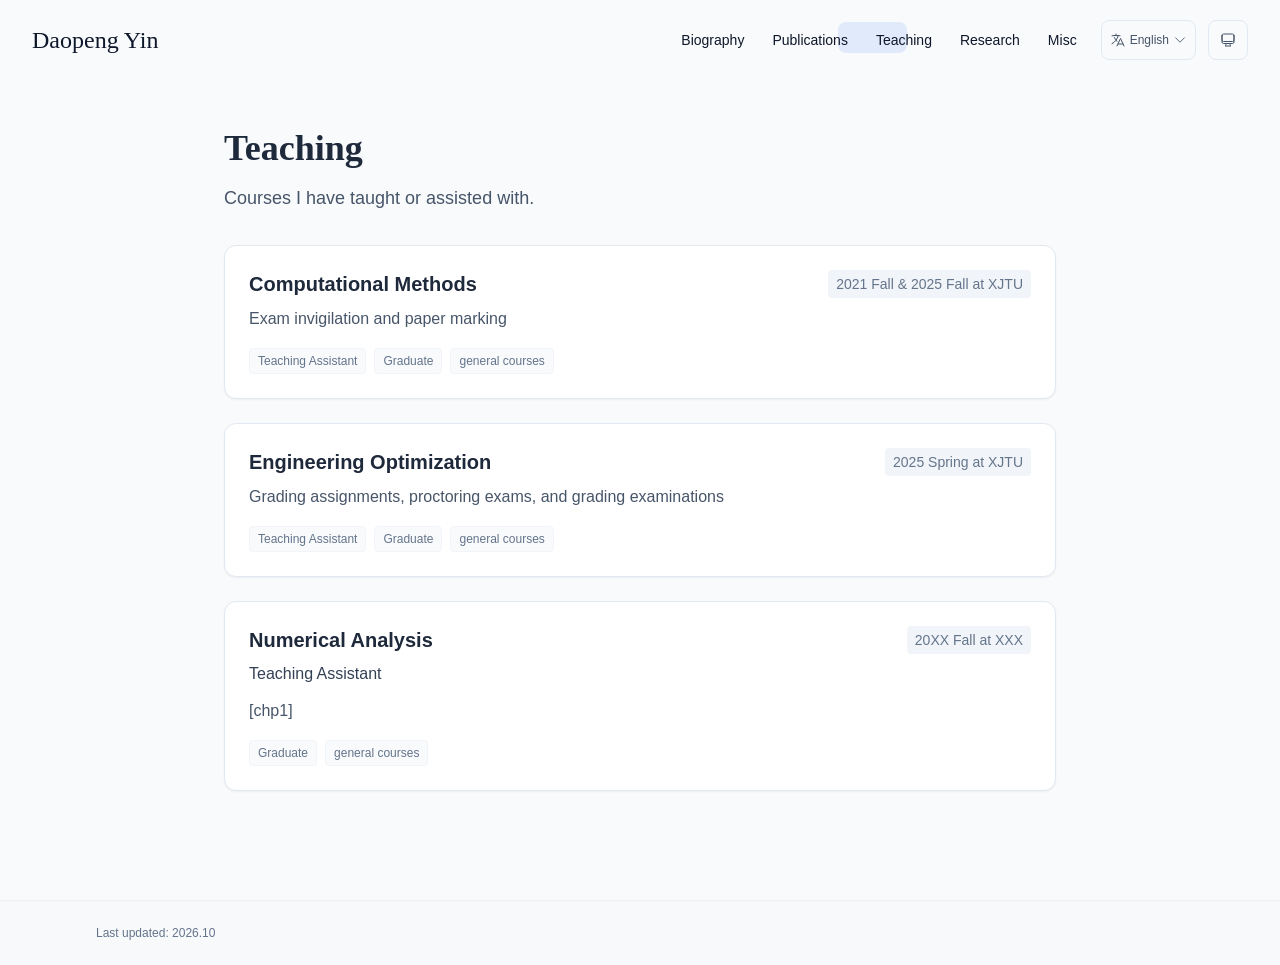
<file: teaching/index.html>
<!DOCTYPE html><html lang="en" class="scroll-smooth"><head><meta charSet="utf-8"/><meta name="viewport" content="width=device-width, initial-scale=1"/><link rel="stylesheet" href="/_next/static/css/eec5920ce4b5490e.css" data-precedence="next"/><link rel="preload" as="script" fetchPriority="low" href="/_next/static/chunks/webpack-679b75d1c4c2027c.js"/><script src="/_next/static/chunks/4bd1b696-70b6d399998de86a.js" async=""></script><script src="/_next/static/chunks/684-5aaa8290a129f299.js" async=""></script><script src="/_next/static/chunks/main-app-c83dd1ba5d7b2561.js" async=""></script><script src="/_next/static/chunks/461-a9a5d7b05a71d978.js" async=""></script><script src="/_next/static/chunks/874-6cc630662f3664af.js" async=""></script><script src="/_next/static/chunks/291-e39730cc9327e39b.js" async=""></script><script src="/_next/static/chunks/app/layout-d49281c07b2deb4a.js" async=""></script><script src="/_next/static/chunks/976-e8962816363c782f.js" async=""></script><script src="/_next/static/chunks/748-c5cbe85b94727d4b.js" async=""></script><script src="/_next/static/chunks/app/%5Bslug%5D/page-711566cccbc67f15.js" async=""></script><link rel="icon" href="/favicon.svg" type="image/svg+xml"/><link rel="dns-prefetch" href="https://jialeliu.com"/><link rel="preconnect" href="https://jialeliu.com" crossorigin=""/><link rel="preload" as="font" type="font/woff2" href="https://jialeliu.com/fonts/georgiab.woff2" crossorigin=""/><script>
              try {
                const theme = localStorage.getItem('theme-storage');
                const parsed = theme ? JSON.parse(theme) : null;
                const setting = parsed?.state?.theme || 'system';
                const prefersDark = typeof window !== 'undefined' && window.matchMedia && window.matchMedia('(prefers-color-scheme: dark)').matches;
                const effective = setting === 'dark' ? 'dark' : (setting === 'light' ? 'light' : (prefersDark ? 'dark' : 'light'));
                var root = document.documentElement;
                root.classList.add(effective);
                root.setAttribute('data-theme', effective);
              } catch (e) {
                var root = document.documentElement;
                root.classList.add('light');
                root.setAttribute('data-theme', 'light');
              }
            </script><script>
    try {
      const cfg = {"enabled":true,"locales":["zh","en"],"defaultLocale":"en","mode":"auto","fixedLocale":"en","persist":true,"switcher":true,"labels":{"zh":"中文","en":"English"}};
      const storageKey = 'locale-storage';
      const normalize = (value) => typeof value === 'string' ? value.trim().replace('_', '-').toLowerCase() : '';
      const matchLocale = (candidate) => {
        const normalized = normalize(candidate);
        if (!normalized) return null;
        if (cfg.locales.includes(normalized)) return normalized;
        const language = normalized.split('-')[0];
        if (cfg.locales.includes(language)) return language;
        return null;
      };

      let resolved = null;

      if (cfg.persist) {
        resolved = matchLocale(localStorage.getItem(storageKey));
      }

      if (!resolved) {
        if (cfg.mode === 'fixed') {
          resolved = cfg.fixedLocale;
        } else {
          resolved = matchLocale(navigator.language);
        }
      }

      if (!resolved) {
        resolved = cfg.defaultLocale;
      }

      const root = document.documentElement;
      root.lang = resolved;
      root.setAttribute('data-locale', resolved);

      if (cfg.persist) {
        localStorage.setItem(storageKey, resolved);
      }
    } catch (e) {
      const root = document.documentElement;
      root.lang = 'en';
      root.setAttribute('data-locale', 'en');
    }
  </script><title>Teaching | Daopeng Yin</title><meta name="description" content="Courses I have taught or assisted with."/><meta name="author" content="Daopeng Yin"/><meta name="keywords" content="Daopeng Yin,PhD,Research,SUSTech"/><meta name="creator" content="Daopeng Yin"/><meta name="publisher" content="Daopeng Yin"/><meta property="og:title" content="Daopeng Yin"/><meta property="og:description" content="Postdoc at the SUSTech."/><meta property="og:site_name" content="Daopeng Yin&#x27;s Academic Website"/><meta property="og:locale" content="en_US"/><meta property="og:type" content="website"/><meta name="twitter:card" content="summary"/><meta name="twitter:title" content="Daopeng Yin"/><meta name="twitter:description" content="Postdoc at the SUSTech."/><link rel="icon" href="/favicon.svg"/><script>document.querySelectorAll('body link[rel="icon"], body link[rel="apple-touch-icon"]').forEach(el => document.head.appendChild(el))</script><script src="/_next/static/chunks/polyfills-42372ed130431b0a.js" noModule=""></script></head><body class="font-sans antialiased"><div style="visibility:hidden"><nav class="fixed top-0 left-0 right-0 z-50" data-headlessui-state=""><div class="transition-all duration-300 ease-out bg-transparent" style="transform:translateY(-100px)"><div class="max-w-7xl mx-auto px-4 sm:px-6 lg:px-8"><div class="flex justify-between items-center h-16 lg:h-20"><div class="flex-shrink-0" tabindex="0"><a class="text-xl lg:text-2xl font-serif font-semibold text-primary hover:text-accent transition-colors duration-200" href="/">Daopeng Yin</a></div><div class="hidden lg:block"><div class="ml-10 flex items-center space-x-3"><div class="relative flex items-baseline space-x-1"><a data-nav-href="/" class="relative px-3 py-2 text-sm font-medium rounded-lg transition-colors duration-150 text-neutral-600" href="/">Biography</a><a data-nav-href="/publications" class="relative px-3 py-2 text-sm font-medium rounded-lg transition-colors duration-150 text-neutral-600" href="/publications/">Publications</a><a data-nav-href="/teaching" class="relative px-3 py-2 text-sm font-medium rounded-lg transition-colors duration-150 text-primary" href="/teaching/">Teaching</a><a data-nav-href="/research" class="relative px-3 py-2 text-sm font-medium rounded-lg transition-colors duration-150 text-neutral-600" href="/research/">Research</a><a data-nav-href="/misc" class="relative px-3 py-2 text-sm font-medium rounded-lg transition-colors duration-150 text-neutral-600" href="/misc/">Misc</a></div><div class="flex items-center justify-center w-14 h-10 rounded-lg border border-neutral-200 dark:border-[rgba(148,163,184,0.24)] bg-background dark:bg-neutral-800"><div class="w-6 h-4 rounded bg-neutral-300 animate-pulse"></div></div><div class="flex items-center justify-center w-10 h-10 rounded-lg border border-neutral-200 dark:border-[rgba(148,163,184,0.24)] bg-background dark:bg-neutral-800"><div class="w-4 h-4 rounded-full bg-neutral-300 animate-pulse"></div></div></div></div><div class="lg:hidden flex items-center space-x-2"><div class="flex items-center justify-center w-14 h-10 rounded-lg border border-neutral-200 dark:border-[rgba(148,163,184,0.24)] bg-background dark:bg-neutral-800"><div class="w-6 h-4 rounded bg-neutral-300 animate-pulse"></div></div><div class="flex items-center justify-center w-10 h-10 rounded-lg border border-neutral-200 dark:border-[rgba(148,163,184,0.24)] bg-background dark:bg-neutral-800"><div class="w-4 h-4 rounded-full bg-neutral-300 animate-pulse"></div></div><button class="inline-flex items-center justify-center p-2 rounded-md text-neutral-600 hover:text-primary hover:bg-neutral-100 dark:hover:bg-neutral-800 focus:outline-none focus:ring-2 focus:ring-inset focus:ring-accent transition-colors duration-200" id="headlessui-disclosure-button-«R7pdb»" type="button" aria-expanded="false" data-headlessui-state=""><span class="sr-only">Open main menu</span><div><svg xmlns="http://www.w3.org/2000/svg" fill="none" viewBox="0 0 24 24" stroke-width="1.5" stroke="currentColor" aria-hidden="true" data-slot="icon" class="block h-6 w-6"><path stroke-linecap="round" stroke-linejoin="round" d="M3.75 6.75h16.5M3.75 12h16.5m-16.5 5.25h16.5"></path></svg></div></button></div></div></div></div></nav><main class="min-h-screen pt-16 lg:pt-20"><div class="max-w-4xl mx-auto px-4 sm:px-6 lg:px-8 py-12"><div style="opacity:0;transform:translateY(20px)"><div class="mb-8"><h1 class="text-4xl font-serif font-bold text-primary mb-4">Teaching</h1><div class="text-lg text-neutral-600 dark:text-neutral-500 max-w-2xl leading-relaxed"><p class="mb-3 last:mb-0">Courses I have taught or assisted with.</p></div></div><div class="grid gap-6"><div class="bg-white dark:bg-neutral-900 p-6 rounded-xl shadow-sm border border-neutral-200 dark:border-neutral-800 hover:shadow-lg transition-all duration-200 hover:scale-[1.01]" style="opacity:0;transform:translateY(20px)"><div class="flex justify-between items-start mb-2"><h3 class="text-xl font-semibold text-primary">Computational Methods</h3><span class="text-sm text-neutral-500 font-medium bg-neutral-100 dark:bg-neutral-800 px-2 py-1 rounded">2021 Fall &amp; 2025 Fall at XJTU</span></div><div class="text-base text-neutral-600 dark:text-neutral-600 leading-relaxed"><p class="mb-3 last:mb-0">Exam invigilation and paper marking</p></div><div class="flex flex-wrap gap-2 mt-4"><span class="text-xs text-neutral-500 bg-neutral-50 dark:bg-neutral-800/50 px-2 py-1 rounded border border-neutral-100 dark:border-neutral-800">Teaching Assistant</span><span class="text-xs text-neutral-500 bg-neutral-50 dark:bg-neutral-800/50 px-2 py-1 rounded border border-neutral-100 dark:border-neutral-800">Graduate</span><span class="text-xs text-neutral-500 bg-neutral-50 dark:bg-neutral-800/50 px-2 py-1 rounded border border-neutral-100 dark:border-neutral-800">general courses</span></div></div><div class="bg-white dark:bg-neutral-900 p-6 rounded-xl shadow-sm border border-neutral-200 dark:border-neutral-800 hover:shadow-lg transition-all duration-200 hover:scale-[1.01]" style="opacity:0;transform:translateY(20px)"><div class="flex justify-between items-start mb-2"><h3 class="text-xl font-semibold text-primary">Engineering Optimization</h3><span class="text-sm text-neutral-500 font-medium bg-neutral-100 dark:bg-neutral-800 px-2 py-1 rounded">2025 Spring at XJTU</span></div><div class="text-base text-neutral-600 dark:text-neutral-600 leading-relaxed"><p class="mb-3 last:mb-0">Grading assignments, proctoring exams, and grading examinations</p></div><div class="flex flex-wrap gap-2 mt-4"><span class="text-xs text-neutral-500 bg-neutral-50 dark:bg-neutral-800/50 px-2 py-1 rounded border border-neutral-100 dark:border-neutral-800">Teaching Assistant</span><span class="text-xs text-neutral-500 bg-neutral-50 dark:bg-neutral-800/50 px-2 py-1 rounded border border-neutral-100 dark:border-neutral-800">Graduate</span><span class="text-xs text-neutral-500 bg-neutral-50 dark:bg-neutral-800/50 px-2 py-1 rounded border border-neutral-100 dark:border-neutral-800"> general courses</span></div></div><div class="bg-white dark:bg-neutral-900 p-6 rounded-xl shadow-sm border border-neutral-200 dark:border-neutral-800 hover:shadow-lg transition-all duration-200 hover:scale-[1.01]" style="opacity:0;transform:translateY(20px)"><div class="flex justify-between items-start mb-2"><h3 class="text-xl font-semibold text-primary">Numerical Analysis</h3><span class="text-sm text-neutral-500 font-medium bg-neutral-100 dark:bg-neutral-800 px-2 py-1 rounded">20XX Fall at XXX</span></div><p class="text-base text-neutral-700 font-medium mb-3">Teaching Assistant</p><div class="text-base text-neutral-600 dark:text-neutral-600 leading-relaxed"><p class="mb-3 last:mb-0">[<a href="/notes/note1_numerical_analysis.md" node="[object Object]" target="_blank" rel="noopener noreferrer" class="text-accent font-medium transition-all duration-200 rounded hover:bg-accent/10 hover:shadow-sm">chp1</a>]</p></div><div class="flex flex-wrap gap-2 mt-4"><span class="text-xs text-neutral-500 bg-neutral-50 dark:bg-neutral-800/50 px-2 py-1 rounded border border-neutral-100 dark:border-neutral-800">Graduate</span><span class="text-xs text-neutral-500 bg-neutral-50 dark:bg-neutral-800/50 px-2 py-1 rounded border border-neutral-100 dark:border-neutral-800">general courses</span></div></div></div></div></div><!--$--><!--/$--><!--$--><!--/$--></main><footer class="border-t border-neutral-200/50 bg-neutral-50/50 dark:bg-neutral-900/50 dark:border-neutral-700/50"><div class="max-w-6xl mx-auto px-4 sm:px-6 lg:px-8 py-6"><div class="flex flex-col sm:flex-row justify-between items-center gap-2"><p class="text-xs text-neutral-500">Last updated<!-- -->: <!-- -->2026.10</p><p class="text-xs text-neutral-500 flex items-center"><a href="https://github.com/xyjoey/PRISM" target="_blank" rel="noopener noreferrer"></a></p></div></div></footer></div><script src="/_next/static/chunks/webpack-679b75d1c4c2027c.js" async=""></script><script>(self.__next_f=self.__next_f||[]).push([0])</script><script>self.__next_f.push([1,"1:\"$Sreact.fragment\"\n3:I[3719,[\"461\",\"static/chunks/461-a9a5d7b05a71d978.js\",\"874\",\"static/chunks/874-6cc630662f3664af.js\",\"291\",\"static/chunks/291-e39730cc9327e39b.js\",\"177\",\"static/chunks/app/layout-d49281c07b2deb4a.js\"],\"ThemeProvider\"]\n4:I[310,[\"461\",\"static/chunks/461-a9a5d7b05a71d978.js\",\"874\",\"static/chunks/874-6cc630662f3664af.js\",\"291\",\"static/chunks/291-e39730cc9327e39b.js\",\"177\",\"static/chunks/app/layout-d49281c07b2deb4a.js\"],\"LocaleProvider\"]\n5:I[4574,[\"461\",\"static/chunks/461-a9a5d7b05a71d978.js\",\"874\",\"static/chunks/874-6cc630662f3664af.js\",\"291\",\"static/chunks/291-e39730cc9327e39b.js\",\"177\",\"static/chunks/app/layout-d49281c07b2deb4a.js\"],\"default\"]\n6:I[7555,[],\"\"]\n7:I[1295,[],\"\"]\n8:I[2548,[\"461\",\"static/chunks/461-a9a5d7b05a71d978.js\",\"874\",\"static/chunks/874-6cc630662f3664af.js\",\"291\",\"static/chunks/291-e39730cc9327e39b.js\",\"177\",\"static/chunks/app/layout-d49281c07b2deb4a.js\"],\"default\"]\na:I[9665,[],\"MetadataBoundary\"]\nc:I[9665,[],\"OutletBoundary\"]\nf:I[4911,[],\"AsyncMetadataOutlet\"]\n11:I[9665,[],\"ViewportBoundary\"]\n13:I[6614,[],\"\"]\n:HL[\"/_next/static/css/eec5920ce4b5490e.css\",\"style\"]\n2:T590,\n    try {\n      const cfg = {\"enabled\":true,\"locales\":[\"zh\",\"en\"],\"defaultLocale\":\"en\",\"mode\":\"auto\",\"fixedLocale\":\"en\",\"persist\":true,\"switcher\":true,\"labels\":{\"zh\":\"中文\",\"en\":\"English\"}};\n      const storageKey = 'locale-storage';\n      const normalize = (value) =\u003e typeof value === 'string' ? value.trim().replace('_', '-').toLowerCase() : '';\n      const matchLocale = (candidate) =\u003e {\n        const normalized = normalize(candidate);\n        if (!normalized) return null;\n        if (cfg.locales.includes(normalized)) return normalized;\n        const language = normalized.split('-')[0];\n        if (cfg.locales.includes(language)) return language;\n        return null;\n      };\n\n      let resolved = null;\n\n      if (cfg.persist) {\n        resolved = matchLocale(localStorage.getItem(storageKey));\n      }\n\n      if (!resolved) {\n        if (cfg.mode === 'fixed') {\n          resolved = cfg.fixedLocale;\n        }"])</script><script>self.__next_f.push([1," else {\n          resolved = matchLocale(navigator.language);\n        }\n      }\n\n      if (!resolved) {\n        resolved = cfg.defaultLocale;\n      }\n\n      const root = document.documentElement;\n      root.lang = resolved;\n      root.setAttribute('data-locale', resolved);\n\n      if (cfg.persist) {\n        localStorage.setItem(storageKey, resolved);\n      }\n    } catch (e) {\n      const root = document.documentElement;\n      root.lang = 'en';\n      root.setAttribute('data-locale', 'en');\n    }\n  "])</script><script>self.__next_f.push([1,"0:{\"P\":null,\"b\":\"pT9QWag3BfY-SqImmT0oV\",\"p\":\"\",\"c\":[\"\",\"teaching\",\"\"],\"i\":false,\"f\":[[[\"\",{\"children\":[[\"slug\",\"teaching\",\"d\"],{\"children\":[\"__PAGE__\",{}]}]},\"$undefined\",\"$undefined\",true],[\"\",[\"$\",\"$1\",\"c\",{\"children\":[[[\"$\",\"link\",\"0\",{\"rel\":\"stylesheet\",\"href\":\"/_next/static/css/eec5920ce4b5490e.css\",\"precedence\":\"next\",\"crossOrigin\":\"$undefined\",\"nonce\":\"$undefined\"}]],[\"$\",\"html\",null,{\"lang\":\"en\",\"className\":\"scroll-smooth\",\"suppressHydrationWarning\":true,\"children\":[[\"$\",\"head\",null,{\"children\":[[\"$\",\"link\",null,{\"rel\":\"icon\",\"href\":\"/favicon.svg\",\"type\":\"image/svg+xml\"}],[\"$\",\"link\",null,{\"rel\":\"dns-prefetch\",\"href\":\"https://jialeliu.com\"}],[\"$\",\"link\",null,{\"rel\":\"preconnect\",\"href\":\"https://jialeliu.com\",\"crossOrigin\":\"\"}],[\"$\",\"link\",null,{\"rel\":\"preload\",\"as\":\"font\",\"type\":\"font/woff2\",\"href\":\"https://jialeliu.com/fonts/georgiab.woff2\",\"crossOrigin\":\"\"}],[\"$\",\"script\",null,{\"dangerouslySetInnerHTML\":{\"__html\":\"\\n              try {\\n                const theme = localStorage.getItem('theme-storage');\\n                const parsed = theme ? JSON.parse(theme) : null;\\n                const setting = parsed?.state?.theme || 'system';\\n                const prefersDark = typeof window !== 'undefined' \u0026\u0026 window.matchMedia \u0026\u0026 window.matchMedia('(prefers-color-scheme: dark)').matches;\\n                const effective = setting === 'dark' ? 'dark' : (setting === 'light' ? 'light' : (prefersDark ? 'dark' : 'light'));\\n                var root = document.documentElement;\\n                root.classList.add(effective);\\n                root.setAttribute('data-theme', effective);\\n              } catch (e) {\\n                var root = document.documentElement;\\n                root.classList.add('light');\\n                root.setAttribute('data-theme', 'light');\\n              }\\n            \"}}],[\"$\",\"script\",null,{\"dangerouslySetInnerHTML\":{\"__html\":\"$2\"}}]]}],[\"$\",\"body\",null,{\"className\":\"font-sans antialiased\",\"children\":[\"$\",\"$L3\",null,{\"children\":[\"$\",\"$L4\",null,{\"config\":{\"enabled\":true,\"locales\":[\"zh\",\"en\"],\"defaultLocale\":\"en\",\"mode\":\"auto\",\"fixedLocale\":\"en\",\"persist\":true,\"switcher\":true,\"labels\":{\"zh\":\"中文\",\"en\":\"English\"}},\"children\":[[\"$\",\"$L5\",null,{\"items\":[{\"title\":\"Biography\",\"type\":\"page\",\"target\":\"about\",\"href\":\"/\"},{\"title\":\"Publications\",\"type\":\"page\",\"target\":\"publications\",\"href\":\"/publications\"},{\"title\":\"Teaching\",\"type\":\"page\",\"target\":\"teaching\",\"href\":\"/teaching\"},{\"title\":\"Research\",\"type\":\"page\",\"target\":\"research\",\"href\":\"/research\"},{\"title\":\"Misc\",\"type\":\"page\",\"target\":\"misc\",\"href\":\"/misc\"}],\"siteTitle\":\"Daopeng Yin\",\"enableOnePageMode\":false,\"i18n\":\"$0:f:0:1:1:props:children:1:props:children:1:props:children:props:children:props:config\",\"itemsByLocale\":{\"zh\":[{\"title\":\"简介\",\"type\":\"page\",\"target\":\"about\",\"href\":\"/\"},{\"title\":\"论文\",\"type\":\"page\",\"target\":\"publications\",\"href\":\"/publications\"},{\"title\":\"教学\",\"type\":\"page\",\"target\":\"teaching\",\"href\":\"/teaching\"},{\"title\":\"科研\",\"type\":\"page\",\"target\":\"research\",\"href\":\"/research\"},{\"title\":\"其他\",\"type\":\"page\",\"target\":\"misc\",\"href\":\"/misc\"}],\"en\":[{\"title\":\"Biography\",\"type\":\"page\",\"target\":\"about\",\"href\":\"/\"},{\"title\":\"Publications\",\"type\":\"page\",\"target\":\"publications\",\"href\":\"/publications\"},{\"title\":\"Teaching\",\"type\":\"page\",\"target\":\"teaching\",\"href\":\"/teaching\"},{\"title\":\"Research\",\"type\":\"page\",\"target\":\"research\",\"href\":\"/research\"},{\"title\":\"Misc\",\"type\":\"page\",\"target\":\"misc\",\"href\":\"/misc\"}]},\"siteTitleByLocale\":{\"zh\":\"印道鹏\",\"en\":\"Daopeng Yin\"}}],[\"$\",\"main\",null,{\"className\":\"min-h-screen pt-16 lg:pt-20\",\"children\":[\"$\",\"$L6\",null,{\"parallelRouterKey\":\"children\",\"error\":\"$undefined\",\"errorStyles\":\"$undefined\",\"errorScripts\":\"$undefined\",\"template\":[\"$\",\"$L7\",null,{}],\"templateStyles\":\"$undefined\",\"templateScripts\":\"$undefined\",\"notFound\":[[[\"$\",\"title\",null,{\"children\":\"404: This page could not be found.\"}],[\"$\",\"div\",null,{\"style\":{\"fontFamily\":\"system-ui,\\\"Segoe UI\\\",Roboto,Helvetica,Arial,sans-serif,\\\"Apple Color Emoji\\\",\\\"Segoe UI Emoji\\\"\",\"height\":\"100vh\",\"textAlign\":\"center\",\"display\":\"flex\",\"flexDirection\":\"column\",\"alignItems\":\"center\",\"justifyContent\":\"center\"},\"children\":[\"$\",\"div\",null,{\"children\":[[\"$\",\"style\",null,{\"dangerouslySetInnerHTML\":{\"__html\":\"body{color:#000;background:#fff;margin:0}.next-error-h1{border-right:1px solid rgba(0,0,0,.3)}@media (prefers-color-scheme:dark){body{color:#fff;background:#000}.next-error-h1{border-right:1px solid rgba(255,255,255,.3)}}\"}}],[\"$\",\"h1\",null,{\"className\":\"next-error-h1\",\"style\":{\"display\":\"inline-block\",\"margin\":\"0 20px 0 0\",\"padding\":\"0 23px 0 0\",\"fontSize\":24,\"fontWeight\":500,\"verticalAlign\":\"top\",\"lineHeight\":\"49px\"},\"children\":404}],[\"$\",\"div\",null,{\"style\":{\"display\":\"inline-block\"},\"children\":[\"$\",\"h2\",null,{\"style\":{\"fontSize\":14,\"fontWeight\":400,\"lineHeight\":\"49px\",\"margin\":0},\"children\":\"This page could not be found.\"}]}]]}]}]],[]],\"forbidden\":\"$undefined\",\"unauthorized\":\"$undefined\"}]}],[\"$\",\"$L8\",null,{\"lastUpdated\":\"2026.10\",\"lastUpdatedByLocale\":{\"zh\":\"2026年10月\",\"en\":\"2026.10\"},\"defaultLocale\":\"en\"}]]}]}]}]]}]]}],{\"children\":[[\"slug\",\"teaching\",\"d\"],[\"$\",\"$1\",\"c\",{\"children\":[null,[\"$\",\"$L6\",null,{\"parallelRouterKey\":\"children\",\"error\":\"$undefined\",\"errorStyles\":\"$undefined\",\"errorScripts\":\"$undefined\",\"template\":[\"$\",\"$L7\",null,{}],\"templateStyles\":\"$undefined\",\"templateScripts\":\"$undefined\",\"notFound\":\"$undefined\",\"forbidden\":\"$undefined\",\"unauthorized\":\"$undefined\"}]]}],{\"children\":[\"__PAGE__\",[\"$\",\"$1\",\"c\",{\"children\":[\"$L9\",[\"$\",\"$La\",null,{\"children\":\"$Lb\"}],null,[\"$\",\"$Lc\",null,{\"children\":[\"$Ld\",\"$Le\",[\"$\",\"$Lf\",null,{\"promise\":\"$@10\"}]]}]]}],{},null,false]},null,false]},null,false],[\"$\",\"$1\",\"h\",{\"children\":[null,[\"$\",\"$1\",\"2sHRM5vRTFKQ4a_05L6E6\",{\"children\":[[\"$\",\"$L11\",null,{\"children\":\"$L12\"}],null]}],null]}],false]],\"m\":\"$undefined\",\"G\":[\"$13\",\"$undefined\"],\"s\":false,\"S\":true}\n"])</script><script>self.__next_f.push([1,"14:\"$Sreact.suspense\"\n15:I[4911,[],\"AsyncMetadata\"]\n17:I[2382,[\"461\",\"static/chunks/461-a9a5d7b05a71d978.js\",\"976\",\"static/chunks/976-e8962816363c782f.js\",\"748\",\"static/chunks/748-c5cbe85b94727d4b.js\",\"182\",\"static/chunks/app/%5Bslug%5D/page-711566cccbc67f15.js\"],\"default\"]\nb:[\"$\",\"$14\",null,{\"fallback\":null,\"children\":[\"$\",\"$L15\",null,{\"promise\":\"$@16\"}]}]\n18:T5bc,\n\u003c!-- \u003c!DOCTYPE html\u003e\n\u003chtml lang=\"zh-CN\"\u003e --\u003e\n\u003chead\u003e\n  \u003c!-- \u003cmeta charset=\"UTF-8\"\u003e --\u003e\n  \u003c!-- \u003cmeta name=\"viewport\" content=\"width=device-width, initial-scale=1.0\"\u003e --\u003e\n  \u003c!-- \u003ctitle\u003eResearch Details\u003c/title\u003e --\u003e\n\n  \u003cstyle\u003e\n    body {\n      max-width: 850px;\n      margin: 60px auto;\n      padding: 0 24px;\n      font-family: -apple-system, BlinkMacSystemFont, \"Segoe UI\",\n                   \"Noto Sans SC\", sans-serif;\n      line-height: 1.8;\n      color: #333;\n    }\n\n    h1, h2 {\n      font-weight: 800;\n    }\n\n    a {\n      color: #7952b3;\n      text-decoration: none;\n    }\n\n    a:hover {\n      text-decoration: underline;\n    }\n\n    details {\n      margin: 20px 0;\n      border: 1px solid #ddd;\n      border-radius: 8px;\n      padding: 14px 18px;\n    }\n\n    summary {\n      cursor: pointer;\n      font-weight: 600;\n    }\n\n    details[open] summary {\n      margin-bottom: 12px;\n    }\n\n    .back {\n      margin-bottom: 30px;\n      display: inline-block;\n    }\n  \u003c/style\u003e\n\u003c/head\u003e\n\n\u003cbody\u003e\n   \u003cdetails\u003e\n    \u003csummary\u003e无\u003c/summary\u003e\n    \u003cp\u003e\n无\n    \u003c/p\u003e\n  \u003c/details\u003e\n\n  \u003cdetails\u003e\n    \u003csummary\u003e无\u003c/summary\u003e\n    \u003cp\u003e\n无\n    \u003c/p\u003e\n  \u003c/details\u003e\n\n  \u003cdetails\u003e\n    \u003csummary\u003e助教\u003c/summary\u003e\n    \u003cp\u003e\n\u003cul\u003e\n  \u003cli\u003e计算方法（西安交通大学研究生公共课）- 2025年秋 \u003c/li\u003e\n  \u003cli\u003e工程优化（西安交通大学研究生公共课）- 2025年春 \u003c/li\u003e\n  \u003cli\u003e计算方法（西安交通大学研究生公共课）- 2021年秋 \u003c/li\u003e\n\u003c/ul\u003e\n    \u003c/p\u003e\n  \u003c/details\u003e\n\u003c/body\u003e\n\n9:[\"$\",\"$L17\",null,{\"dataByLocale\":{\"zh\":{\"type\":\"text\",\"config\":{\"type\":\"text\",\"title\":\"教学\",\"description\":\"我曾参与授课或助教的课程。\",\"source\":\"teaching.md\"},\"content\":\"$18\"},\"en\":{\"type\":\"card"])</script><script>self.__next_f.push([1,"\",\"config\":{\"type\":\"card\",\"title\":\"Teaching\",\"description\":\"Courses I have taught or assisted with.\",\"items\":[{\"title\":\"Computational Methods\",\"subtitle\":\"\",\"date\":\"2021 Fall \u0026 2025 Fall at XJTU\",\"content\":\"Exam invigilation and paper marking\",\"tags\":[\"Teaching Assistant\",\"Graduate\",\"general courses\"]},{\"title\":\"Engineering Optimization\",\"subtitle\":\"\",\"date\":\"2025 Spring at XJTU\",\"content\":\"Grading assignments, proctoring exams, and grading examinations\",\"tags\":[\"Teaching Assistant\",\"Graduate\",\" general courses\"]},{\"title\":\"Numerical Analysis\",\"subtitle\":\"Teaching Assistant\",\"date\":\"20XX Fall at XXX\",\"content\":\"[[chp1](/notes/note1_numerical_analysis.md)]\",\"tags\":[\"Graduate\",\"general courses\"]}]}}},\"defaultLocale\":\"en\"}]\n"])</script><script>self.__next_f.push([1,"e:null\n"])</script><script>self.__next_f.push([1,"12:[[\"$\",\"meta\",\"0\",{\"charSet\":\"utf-8\"}],[\"$\",\"meta\",\"1\",{\"name\":\"viewport\",\"content\":\"width=device-width, initial-scale=1\"}]]\nd:null\n"])</script><script>self.__next_f.push([1,"16:{\"metadata\":[[\"$\",\"title\",\"0\",{\"children\":\"Teaching | Daopeng Yin\"}],[\"$\",\"meta\",\"1\",{\"name\":\"description\",\"content\":\"Courses I have taught or assisted with.\"}],[\"$\",\"meta\",\"2\",{\"name\":\"author\",\"content\":\"Daopeng Yin\"}],[\"$\",\"meta\",\"3\",{\"name\":\"keywords\",\"content\":\"Daopeng Yin,PhD,Research,SUSTech\"}],[\"$\",\"meta\",\"4\",{\"name\":\"creator\",\"content\":\"Daopeng Yin\"}],[\"$\",\"meta\",\"5\",{\"name\":\"publisher\",\"content\":\"Daopeng Yin\"}],[\"$\",\"meta\",\"6\",{\"property\":\"og:title\",\"content\":\"Daopeng Yin\"}],[\"$\",\"meta\",\"7\",{\"property\":\"og:description\",\"content\":\"Postdoc at the SUSTech.\"}],[\"$\",\"meta\",\"8\",{\"property\":\"og:site_name\",\"content\":\"Daopeng Yin's Academic Website\"}],[\"$\",\"meta\",\"9\",{\"property\":\"og:locale\",\"content\":\"en_US\"}],[\"$\",\"meta\",\"10\",{\"property\":\"og:type\",\"content\":\"website\"}],[\"$\",\"meta\",\"11\",{\"name\":\"twitter:card\",\"content\":\"summary\"}],[\"$\",\"meta\",\"12\",{\"name\":\"twitter:title\",\"content\":\"Daopeng Yin\"}],[\"$\",\"meta\",\"13\",{\"name\":\"twitter:description\",\"content\":\"Postdoc at the SUSTech.\"}],[\"$\",\"link\",\"14\",{\"rel\":\"icon\",\"href\":\"/favicon.svg\"}]],\"error\":null,\"digest\":\"$undefined\"}\n10:{\"metadata\":\"$16:metadata\",\"error\":null,\"digest\":\"$undefined\"}\n"])</script></body></html>
</file>
<file: _next/static/css/eec5920ce4b5490e.css>
/*! tailwindcss v4.1.10 | MIT License | https://tailwindcss.com */@layer properties{@supports (((-webkit-hyphens:none)) and (not (margin-trim:inline))) or ((-moz-orient:inline) and (not (color:rgb(from red r g b)))){*,::backdrop,:after,:before{--tw-translate-x:0;--tw-translate-y:0;--tw-translate-z:0;--tw-rotate-x:initial;--tw-rotate-y:initial;--tw-rotate-z:initial;--tw-skew-x:initial;--tw-skew-y:initial;--tw-space-y-reverse:0;--tw-space-x-reverse:0;--tw-border-style:solid;--tw-leading:initial;--tw-font-weight:initial;--tw-shadow:0 0 #0000;--tw-shadow-color:initial;--tw-shadow-alpha:100%;--tw-inset-shadow:0 0 #0000;--tw-inset-shadow-color:initial;--tw-inset-shadow-alpha:100%;--tw-ring-color:initial;--tw-ring-shadow:0 0 #0000;--tw-inset-ring-color:initial;--tw-inset-ring-shadow:0 0 #0000;--tw-ring-inset:initial;--tw-ring-offset-width:0px;--tw-ring-offset-color:#fff;--tw-ring-offset-shadow:0 0 #0000;--tw-blur:initial;--tw-brightness:initial;--tw-contrast:initial;--tw-grayscale:initial;--tw-hue-rotate:initial;--tw-invert:initial;--tw-opacity:initial;--tw-saturate:initial;--tw-sepia:initial;--tw-drop-shadow:initial;--tw-drop-shadow-color:initial;--tw-drop-shadow-alpha:100%;--tw-drop-shadow-size:initial;--tw-backdrop-blur:initial;--tw-backdrop-brightness:initial;--tw-backdrop-contrast:initial;--tw-backdrop-grayscale:initial;--tw-backdrop-hue-rotate:initial;--tw-backdrop-invert:initial;--tw-backdrop-opacity:initial;--tw-backdrop-saturate:initial;--tw-backdrop-sepia:initial;--tw-duration:initial;--tw-ease:initial;--tw-scale-x:1;--tw-scale-y:1;--tw-scale-z:1}}}@layer theme{:host,:root{--font-sans:"Inter",-apple-system,BlinkMacSystemFont,"Segoe UI",Roboto,sans-serif;--color-red-50:oklch(97.1% .013 17.38);--color-red-400:oklch(70.4% .191 22.216);--color-red-600:oklch(57.7% .245 27.325);--color-red-900:oklch(39.6% .141 25.723);--color-white:#fff;--spacing:.25rem;--container-2xl:42rem;--container-3xl:48rem;--container-4xl:56rem;--container-6xl:72rem;--container-7xl:80rem;--text-xs:.75rem;--text-xs--line-height:calc(1/.75);--text-sm:.875rem;--text-sm--line-height:calc(1.25/.875);--text-base:1rem;--text-base--line-height:calc(1.5/1);--text-lg:1.125rem;--text-lg--line-height:calc(1.75/1.125);--text-xl:1.25rem;--text-xl--line-height:calc(1.75/1.25);--text-2xl:1.5rem;--text-2xl--line-height:calc(2/1.5);--text-3xl:1.875rem;--text-3xl--line-height:calc(2.25/1.875);--text-4xl:2.25rem;--text-4xl--line-height:calc(2.5/2.25);--font-weight-medium:500;--font-weight-semibold:600;--font-weight-bold:700;--leading-tight:1.25;--leading-relaxed:1.625;--radius-md:.375rem;--radius-lg:.5rem;--radius-xl:.75rem;--radius-2xl:1rem;--ease-out:cubic-bezier(0,0,.2,1);--animate-pulse:pulse 2s cubic-bezier(.4,0,.6,1)infinite;--blur-xl:24px;--aspect-video:16/9;--default-transition-duration:.15s;--default-transition-timing-function:cubic-bezier(.4,0,.2,1);--default-font-family:"Inter",-apple-system,BlinkMacSystemFont,"Segoe UI",Roboto,sans-serif;--default-mono-font-family:"SF Mono",Monaco,"Cascadia Code","Roboto Mono",Consolas,"Courier New",monospace;--line-height-normal:1.5;--shadow-glass:0 8px 32px 0 #1f26875e}}@layer base{*,::backdrop,:after,:before{box-sizing:border-box;border:0 solid;margin:0;padding:0}::file-selector-button{box-sizing:border-box;border:0 solid;margin:0;padding:0}:host,html{-webkit-text-size-adjust:100%;tab-size:4;line-height:1.5;font-family:var(--default-font-family,ui-sans-serif,system-ui,sans-serif,"Apple Color Emoji","Segoe UI Emoji","Segoe UI Symbol","Noto Color Emoji");font-feature-settings:var(--default-font-feature-settings,normal);font-variation-settings:var(--default-font-variation-settings,normal);-webkit-tap-highlight-color:transparent}hr{height:0;color:inherit;border-top-width:1px}abbr:where([title]){-webkit-text-decoration:underline dotted;text-decoration:underline dotted}h1,h2,h3,h4,h5,h6{font-size:inherit;font-weight:inherit}a{color:inherit;-webkit-text-decoration:inherit;text-decoration:inherit}b,strong{font-weight:bolder}code,kbd,pre,samp{font-family:var(--default-mono-font-family,ui-monospace,SFMono-Regular,Menlo,Monaco,Consolas,"Liberation Mono","Courier New",monospace);font-feature-settings:var(--default-mono-font-feature-settings,normal);font-variation-settings:var(--default-mono-font-variation-settings,normal);font-size:1em}small{font-size:80%}sub,sup{vertical-align:baseline;font-size:75%;line-height:0;position:relative}sub{bottom:-.25em}sup{top:-.5em}table{text-indent:0;border-color:inherit;border-collapse:collapse}:-moz-focusring{outline:auto}progress{vertical-align:baseline}summary{display:list-item}menu,ol,ul{list-style:none}audio,canvas,embed,iframe,img,object,svg,video{vertical-align:middle;display:block}img,video{max-width:100%;height:auto}button,input,optgroup,select,textarea{font:inherit;font-feature-settings:inherit;font-variation-settings:inherit;letter-spacing:inherit;color:inherit;opacity:1;background-color:#0000;border-radius:0}::file-selector-button{font:inherit;font-feature-settings:inherit;font-variation-settings:inherit;letter-spacing:inherit;color:inherit;opacity:1;background-color:#0000;border-radius:0}:where(select:is([multiple],[size])) optgroup{font-weight:bolder}:where(select:is([multiple],[size])) optgroup option{padding-inline-start:20px}::file-selector-button{margin-inline-end:4px}::placeholder{opacity:1}@supports (not ((-webkit-appearance:-apple-pay-button))) or (contain-intrinsic-size:1px){::placeholder{color:currentColor}@supports (color:color-mix(in lab,red,red)){::placeholder{color:color-mix(in oklab,currentcolor 50%,transparent)}}}textarea{resize:vertical}::-webkit-search-decoration{-webkit-appearance:none}::-webkit-date-and-time-value{min-height:1lh;text-align:inherit}::-webkit-datetime-edit{display:inline-flex}::-webkit-datetime-edit-fields-wrapper{padding:0}::-webkit-datetime-edit,::-webkit-datetime-edit-year-field{padding-block:0}::-webkit-datetime-edit-day-field,::-webkit-datetime-edit-month-field{padding-block:0}::-webkit-datetime-edit-hour-field,::-webkit-datetime-edit-minute-field{padding-block:0}::-webkit-datetime-edit-millisecond-field,::-webkit-datetime-edit-second-field{padding-block:0}::-webkit-datetime-edit-meridiem-field{padding-block:0}:-moz-ui-invalid{box-shadow:none}button,input:where([type=button],[type=reset],[type=submit]){appearance:button}::file-selector-button{appearance:button}::-webkit-inner-spin-button,::-webkit-outer-spin-button{height:auto}[hidden]:where(:not([hidden=until-found])){display:none!important}}@layer components;@layer utilities{.pointer-events-none{pointer-events:none}.sr-only{clip:rect(0,0,0,0);white-space:nowrap;border-width:0;width:1px;height:1px;margin:-1px;padding:0;overflow:hidden}.absolute,.sr-only{position:absolute}.fixed{position:fixed}.relative{position:relative}.static{position:static}.sticky{position:sticky}.inset-0{inset:calc(var(--spacing)*0)}.top-0{top:calc(var(--spacing)*0)}.top-1\/2{top:50%}.top-2{top:calc(var(--spacing)*2)}.top-8{top:calc(var(--spacing)*8)}.top-full{top:100%}.right-0{right:calc(var(--spacing)*0)}.right-2{right:calc(var(--spacing)*2)}.left-0{left:calc(var(--spacing)*0)}.left-1\/2{left:50%}.left-3{left:calc(var(--spacing)*3)}.z-10{z-index:10}.z-20{z-index:20}.z-40{z-index:40}.z-50{z-index:50}.container{width:100%}@media (min-width:40rem){.container{max-width:40rem}}@media (min-width:48rem){.container{max-width:48rem}}@media (min-width:64rem){.container{max-width:64rem}}@media (min-width:80rem){.container{max-width:80rem}}@media (min-width:96rem){.container{max-width:96rem}}.mx-auto{margin-inline:auto}.my-4{margin-block:calc(var(--spacing)*4)}.mt-1{margin-top:calc(var(--spacing)*1)}.mt-2{margin-top:calc(var(--spacing)*2)}.mt-4{margin-top:calc(var(--spacing)*4)}.mt-6{margin-top:calc(var(--spacing)*6)}.mt-8{margin-top:calc(var(--spacing)*8)}.mt-auto{margin-top:auto}.mr-1{margin-right:calc(var(--spacing)*1)}.mr-1\.5{margin-right:calc(var(--spacing)*1.5)}.mr-2{margin-right:calc(var(--spacing)*2)}.mb-1{margin-bottom:calc(var(--spacing)*1)}.mb-2{margin-bottom:calc(var(--spacing)*2)}.mb-3{margin-bottom:calc(var(--spacing)*3)}.mb-4{margin-bottom:calc(var(--spacing)*4)}.mb-6{margin-bottom:calc(var(--spacing)*6)}.mb-8{margin-bottom:calc(var(--spacing)*8)}.ml-0{margin-left:calc(var(--spacing)*0)}.ml-2{margin-left:calc(var(--spacing)*2)}.ml-4{margin-left:calc(var(--spacing)*4)}.ml-10{margin-left:calc(var(--spacing)*10)}.line-clamp-3{-webkit-line-clamp:3}.line-clamp-3,.line-clamp-5{-webkit-box-orient:vertical;display:-webkit-box;overflow:hidden}.line-clamp-5{-webkit-line-clamp:5}.block{display:block}.contents{display:contents}.flex{display:flex}.grid{display:grid}.hidden{display:none}.inline-flex{display:inline-flex}.aspect-video{aspect-ratio:var(--aspect-video)}.h-0{height:calc(var(--spacing)*0)}.h-2\.5{height:calc(var(--spacing)*2.5)}.h-3{height:calc(var(--spacing)*3)}.h-3\.5{height:calc(var(--spacing)*3.5)}.h-4{height:calc(var(--spacing)*4)}.h-5{height:calc(var(--spacing)*5)}.h-6{height:calc(var(--spacing)*6)}.h-10{height:calc(var(--spacing)*10)}.h-16{height:calc(var(--spacing)*16)}.h-64{height:calc(var(--spacing)*64)}.h-full{height:100%}.min-h-screen{min-height:100vh}.w-0{width:calc(var(--spacing)*0)}.w-2\.5{width:calc(var(--spacing)*2.5)}.w-3{width:calc(var(--spacing)*3)}.w-3\.5{width:calc(var(--spacing)*3.5)}.w-4{width:calc(var(--spacing)*4)}.w-5{width:calc(var(--spacing)*5)}.w-6{width:calc(var(--spacing)*6)}.w-10{width:calc(var(--spacing)*10)}.w-14{width:calc(var(--spacing)*14)}.w-16{width:calc(var(--spacing)*16)}.w-32{width:calc(var(--spacing)*32)}.w-36{width:calc(var(--spacing)*36)}.w-64{width:calc(var(--spacing)*64)}.w-full{width:100%}.max-w-2xl{max-width:var(--container-2xl)}.max-w-3xl{max-width:var(--container-3xl)}.max-w-4xl{max-width:var(--container-4xl)}.max-w-6xl{max-width:var(--container-6xl)}.max-w-7xl{max-width:var(--container-7xl)}.max-w-\[calc\(100vw-2rem\)\]{max-width:calc(100vw - 2rem)}.flex-shrink-0{flex-shrink:0}.flex-grow{flex-grow:1}.-translate-x-1\/2{--tw-translate-x:calc(calc(1/2*100%)*-1)}.-translate-x-1\/2,.-translate-y-1\/2{translate:var(--tw-translate-x)var(--tw-translate-y)}.-translate-y-1\/2{--tw-translate-y:calc(calc(1/2*100%)*-1)}.-translate-y-full{--tw-translate-y:-100%;translate:var(--tw-translate-x)var(--tw-translate-y)}.transform{transform:var(--tw-rotate-x,)var(--tw-rotate-y,)var(--tw-rotate-z,)var(--tw-skew-x,)var(--tw-skew-y,)}.animate-pulse{animation:var(--animate-pulse)}.cursor-pointer{cursor:pointer}.resize{resize:both}.scroll-mt-24{scroll-margin-top:calc(var(--spacing)*24)}.list-inside{list-style-position:inside}.list-decimal{list-style-type:decimal}.list-disc{list-style-type:disc}.grid-cols-1{grid-template-columns:repeat(1,minmax(0,1fr))}.flex-col{flex-direction:column}.flex-wrap{flex-wrap:wrap}.items-baseline{align-items:baseline}.items-center{align-items:center}.items-start{align-items:flex-start}.justify-between{justify-content:space-between}.justify-center{justify-content:center}.gap-1{gap:calc(var(--spacing)*1)}.gap-2{gap:calc(var(--spacing)*2)}.gap-3{gap:calc(var(--spacing)*3)}.gap-4{gap:calc(var(--spacing)*4)}.gap-6{gap:calc(var(--spacing)*6)}.gap-12{gap:calc(var(--spacing)*12)}:where(.space-y-1>:not(:last-child)){--tw-space-y-reverse:0;margin-block-start:calc(calc(var(--spacing)*1)*var(--tw-space-y-reverse));margin-block-end:calc(calc(var(--spacing)*1)*calc(1 - var(--tw-space-y-reverse)))}:where(.space-y-2>:not(:last-child)){--tw-space-y-reverse:0;margin-block-start:calc(calc(var(--spacing)*2)*var(--tw-space-y-reverse));margin-block-end:calc(calc(var(--spacing)*2)*calc(1 - var(--tw-space-y-reverse)))}:where(.space-y-3>:not(:last-child)){--tw-space-y-reverse:0;margin-block-start:calc(calc(var(--spacing)*3)*var(--tw-space-y-reverse));margin-block-end:calc(calc(var(--spacing)*3)*calc(1 - var(--tw-space-y-reverse)))}:where(.space-y-4>:not(:last-child)){--tw-space-y-reverse:0;margin-block-start:calc(calc(var(--spacing)*4)*var(--tw-space-y-reverse));margin-block-end:calc(calc(var(--spacing)*4)*calc(1 - var(--tw-space-y-reverse)))}:where(.space-y-6>:not(:last-child)){--tw-space-y-reverse:0;margin-block-start:calc(calc(var(--spacing)*6)*var(--tw-space-y-reverse));margin-block-end:calc(calc(var(--spacing)*6)*calc(1 - var(--tw-space-y-reverse)))}:where(.space-y-8>:not(:last-child)){--tw-space-y-reverse:0;margin-block-start:calc(calc(var(--spacing)*8)*var(--tw-space-y-reverse));margin-block-end:calc(calc(var(--spacing)*8)*calc(1 - var(--tw-space-y-reverse)))}:where(.space-x-0\.5>:not(:last-child)){--tw-space-x-reverse:0;margin-inline-start:calc(calc(var(--spacing)*.5)*var(--tw-space-x-reverse));margin-inline-end:calc(calc(var(--spacing)*.5)*calc(1 - var(--tw-space-x-reverse)))}:where(.space-x-1>:not(:last-child)){--tw-space-x-reverse:0;margin-inline-start:calc(calc(var(--spacing)*1)*var(--tw-space-x-reverse));margin-inline-end:calc(calc(var(--spacing)*1)*calc(1 - var(--tw-space-x-reverse)))}:where(.space-x-2>:not(:last-child)){--tw-space-x-reverse:0;margin-inline-start:calc(calc(var(--spacing)*2)*var(--tw-space-x-reverse));margin-inline-end:calc(calc(var(--spacing)*2)*calc(1 - var(--tw-space-x-reverse)))}:where(.space-x-3>:not(:last-child)){--tw-space-x-reverse:0;margin-inline-start:calc(calc(var(--spacing)*3)*var(--tw-space-x-reverse));margin-inline-end:calc(calc(var(--spacing)*3)*calc(1 - var(--tw-space-x-reverse)))}.overflow-hidden{overflow:hidden}.overflow-x-auto{overflow-x:auto}.scroll-smooth{scroll-behavior:smooth}.rounded{border-radius:.25rem}.rounded-2xl{border-radius:var(--radius-2xl)}.rounded-full{border-radius:3.40282e+38px}.rounded-lg{border-radius:var(--radius-lg)}.rounded-md{border-radius:var(--radius-md)}.rounded-xl{border-radius:var(--radius-xl)}.border{border-style:var(--tw-border-style);border-width:1px}.border-t{border-top-style:var(--tw-border-style);border-top-width:1px}.border-t-4{border-top-style:var(--tw-border-style);border-top-width:4px}.border-r-4{border-right-style:var(--tw-border-style);border-right-width:4px}.border-b{border-bottom-style:var(--tw-border-style);border-bottom-width:1px}.border-l-4{border-left-style:var(--tw-border-style);border-left-width:4px}.border-accent,.border-accent\/50{border-color:var(--accent)}@supports (color:color-mix(in lab,red,red)){.border-accent\/50{border-color:color-mix(in oklab,var(--accent)50%,transparent)}}.border-neutral-100{border-color:var(--neutral-100)}.border-neutral-200,.border-neutral-200\/50{border-color:var(--neutral-200)}@supports (color:color-mix(in lab,red,red)){.border-neutral-200\/50{border-color:color-mix(in oklab,var(--neutral-200)50%,transparent)}}.border-transparent{border-color:#0000}.border-t-accent{border-top-color:var(--accent)}.border-t-neutral-800{border-top-color:var(--neutral-800)}.bg-accent,.bg-accent\/10{background-color:var(--accent)}@supports (color:color-mix(in lab,red,red)){.bg-accent\/10{background-color:color-mix(in oklab,var(--accent)10%,transparent)}}.bg-accent\/\[0\.07\]{background-color:var(--accent)}@supports (color:color-mix(in lab,red,red)){.bg-accent\/\[0\.07\]{background-color:color-mix(in oklab,var(--accent)7%,transparent)}}.bg-background,.bg-background\/80{background-color:var(--background)}@supports (color:color-mix(in lab,red,red)){.bg-background\/80{background-color:color-mix(in oklab,var(--background)80%,transparent)}}.bg-background\/95{background-color:var(--background)}@supports (color:color-mix(in lab,red,red)){.bg-background\/95{background-color:color-mix(in oklab,var(--background)95%,transparent)}}.bg-neutral-50,.bg-neutral-50\/50{background-color:var(--neutral-50)}@supports (color:color-mix(in lab,red,red)){.bg-neutral-50\/50{background-color:color-mix(in oklab,var(--neutral-50)50%,transparent)}}.bg-neutral-100{background-color:var(--neutral-100)}.bg-neutral-300{background-color:var(--neutral-300)}.bg-neutral-800{background-color:var(--neutral-800)}.bg-red-50{background-color:var(--color-red-50)}.bg-transparent{background-color:#0000}.bg-white{background-color:var(--color-white)}.object-cover{object-fit:cover}.object-\[32\%_center\]{object-position:32% center}.p-1\.5{padding:calc(var(--spacing)*1.5)}.p-2{padding:calc(var(--spacing)*2)}.p-4{padding:calc(var(--spacing)*4)}.p-6{padding:calc(var(--spacing)*6)}.px-1\.5{padding-inline:calc(var(--spacing)*1.5)}.px-2{padding-inline:calc(var(--spacing)*2)}.px-3{padding-inline:calc(var(--spacing)*3)}.px-4{padding-inline:calc(var(--spacing)*4)}.py-0\.5{padding-block:calc(var(--spacing)*.5)}.py-1{padding-block:calc(var(--spacing)*1)}.py-2{padding-block:calc(var(--spacing)*2)}.py-3{padding-block:calc(var(--spacing)*3)}.py-6{padding-block:calc(var(--spacing)*6)}.py-8{padding-block:calc(var(--spacing)*8)}.py-12{padding-block:calc(var(--spacing)*12)}.pt-2{padding-top:calc(var(--spacing)*2)}.pt-16{padding-top:calc(var(--spacing)*16)}.pr-4{padding-right:calc(var(--spacing)*4)}.pb-2{padding-bottom:calc(var(--spacing)*2)}.pb-3{padding-bottom:calc(var(--spacing)*3)}.pl-4{padding-left:calc(var(--spacing)*4)}.pl-10{padding-left:calc(var(--spacing)*10)}.text-center{text-align:center}.font-mono{font-family:SF Mono,Monaco,Cascadia Code,Roboto Mono,Consolas,Courier New,monospace}.font-sans{font-family:Inter,-apple-system,BlinkMacSystemFont,Segoe UI,Roboto,sans-serif}.font-serif{font-family:Georgia CDN,Georgia,serif}.text-2xl{font-size:var(--text-2xl);line-height:var(--tw-leading,var(--text-2xl--line-height))}.text-3xl{font-size:var(--text-3xl);line-height:var(--tw-leading,var(--text-3xl--line-height))}.text-4xl{font-size:var(--text-4xl);line-height:var(--tw-leading,var(--text-4xl--line-height))}.text-base{font-size:var(--text-base);line-height:var(--tw-leading,var(--text-base--line-height))}.text-lg{font-size:var(--text-lg);line-height:var(--tw-leading,var(--text-lg--line-height))}.text-sm{font-size:var(--text-sm);line-height:var(--tw-leading,var(--text-sm--line-height))}.text-xl{font-size:var(--text-xl);line-height:var(--tw-leading,var(--text-xl--line-height))}.text-xs{font-size:var(--text-xs);line-height:var(--tw-leading,var(--text-xs--line-height))}.text-\[0\.95em\]{font-size:.95em}.leading-relaxed{--tw-leading:var(--leading-relaxed);line-height:var(--leading-relaxed)}.leading-tight{--tw-leading:var(--leading-tight);line-height:var(--leading-tight)}.font-bold{--tw-font-weight:var(--font-weight-bold);font-weight:var(--font-weight-bold)}.font-medium{--tw-font-weight:var(--font-weight-medium);font-weight:var(--font-weight-medium)}.font-semibold{--tw-font-weight:var(--font-weight-semibold);font-weight:var(--font-weight-semibold)}.break-words{overflow-wrap:break-word}.whitespace-nowrap{white-space:nowrap}.whitespace-pre-wrap{white-space:pre-wrap}.text-accent{color:var(--accent)}.text-neutral-400{color:var(--neutral-400)}.text-neutral-500{color:var(--neutral-500)}.text-neutral-600{color:var(--neutral-600)}.text-neutral-700{color:var(--neutral-700)}.text-neutral-800{color:var(--neutral-800)}.text-primary{color:var(--primary)}.text-red-600{color:var(--color-red-600)}.text-white{color:var(--color-white)}.capitalize{text-transform:capitalize}.italic{font-style:italic}.underline{text-decoration-line:underline}.decoration-accent{-webkit-text-decoration-color:var(--accent);text-decoration-color:var(--accent)}.decoration-neutral-400{-webkit-text-decoration-color:var(--neutral-400);text-decoration-color:var(--neutral-400)}.underline-offset-4{text-underline-offset:4px}.antialiased{-webkit-font-smoothing:antialiased;-moz-osx-font-smoothing:grayscale}.opacity-60{opacity:.6}.opacity-70{opacity:.7}.shadow-lg{--tw-shadow:0 10px 15px -3px var(--tw-shadow-color,#0000001a),0 4px 6px -2px var(--tw-shadow-color,#0000000d)}.shadow-lg,.shadow-sm{box-shadow:var(--tw-inset-shadow),var(--tw-inset-ring-shadow),var(--tw-ring-offset-shadow),var(--tw-ring-shadow),var(--tw-shadow)}.shadow-sm{--tw-shadow:0 1px 2px 0 var(--tw-shadow-color,#0000000d)}.filter{filter:var(--tw-blur,)var(--tw-brightness,)var(--tw-contrast,)var(--tw-grayscale,)var(--tw-hue-rotate,)var(--tw-invert,)var(--tw-saturate,)var(--tw-sepia,)var(--tw-drop-shadow,)}.backdrop-blur-xl{--tw-backdrop-blur:blur(var(--blur-xl));-webkit-backdrop-filter:var(--tw-backdrop-blur,)var(--tw-backdrop-brightness,)var(--tw-backdrop-contrast,)var(--tw-backdrop-grayscale,)var(--tw-backdrop-hue-rotate,)var(--tw-backdrop-invert,)var(--tw-backdrop-opacity,)var(--tw-backdrop-saturate,)var(--tw-backdrop-sepia,);backdrop-filter:var(--tw-backdrop-blur,)var(--tw-backdrop-brightness,)var(--tw-backdrop-contrast,)var(--tw-backdrop-grayscale,)var(--tw-backdrop-hue-rotate,)var(--tw-backdrop-invert,)var(--tw-backdrop-opacity,)var(--tw-backdrop-saturate,)var(--tw-backdrop-sepia,)}.transition{transition-property:color,background-color,border-color,outline-color,text-decoration-color,fill,stroke,--tw-gradient-from,--tw-gradient-via,--tw-gradient-to,opacity,box-shadow,transform,translate,scale,rotate,filter,-webkit-backdrop-filter,backdrop-filter,display,visibility,content-visibility,overlay,pointer-events;transition-timing-function:var(--tw-ease,var(--default-transition-timing-function));transition-duration:var(--tw-duration,var(--default-transition-duration))}.transition-all{transition-property:all;transition-timing-function:var(--tw-ease,var(--default-transition-timing-function));transition-duration:var(--tw-duration,var(--default-transition-duration))}.transition-colors{transition-property:color,background-color,border-color,outline-color,text-decoration-color,fill,stroke,--tw-gradient-from,--tw-gradient-via,--tw-gradient-to;transition-timing-function:var(--tw-ease,var(--default-transition-timing-function));transition-duration:var(--tw-duration,var(--default-transition-duration))}.duration-150{--tw-duration:.15s;transition-duration:.15s}.duration-200{--tw-duration:.2s;transition-duration:.2s}.duration-300{--tw-duration:.3s;transition-duration:.3s}.ease-out{--tw-ease:var(--ease-out);transition-timing-function:var(--ease-out)}.last\:mb-0:last-child{margin-bottom:calc(var(--spacing)*0)}@media (hover:hover){.hover\:scale-105:hover{--tw-scale-x:105%;--tw-scale-y:105%;--tw-scale-z:105%;scale:var(--tw-scale-x)var(--tw-scale-y)}.hover\:scale-\[1\.01\]:hover{scale:1.01}.hover\:scale-\[1\.02\]:hover{scale:1.02}.hover\:border-accent:hover{border-color:var(--accent)}.hover\:bg-accent:hover{background-color:var(--accent)}.hover\:bg-accent-dark:hover{background-color:var(--accent-dark)}.hover\:bg-accent\/10:hover{background-color:var(--accent)}@supports (color:color-mix(in lab,red,red)){.hover\:bg-accent\/10:hover{background-color:color-mix(in oklab,var(--accent)10%,transparent)}}.hover\:bg-neutral-50:hover{background-color:var(--neutral-50)}.hover\:bg-neutral-100:hover{background-color:var(--neutral-100)}.hover\:bg-red-50:hover{background-color:var(--color-red-50)}.hover\:text-accent:hover{color:var(--accent)}.hover\:text-accent-dark:hover{color:var(--accent-dark)}.hover\:text-primary:hover{color:var(--primary)}.hover\:text-red-600:hover{color:var(--color-red-600)}.hover\:text-white:hover{color:var(--color-white)}.hover\:shadow-lg:hover{--tw-shadow:0 10px 15px -3px var(--tw-shadow-color,#0000001a),0 4px 6px -2px var(--tw-shadow-color,#0000000d)}.hover\:shadow-lg:hover,.hover\:shadow-md:hover{box-shadow:var(--tw-inset-shadow),var(--tw-inset-ring-shadow),var(--tw-ring-offset-shadow),var(--tw-ring-shadow),var(--tw-shadow)}.hover\:shadow-md:hover{--tw-shadow:0 4px 6px -1px var(--tw-shadow-color,#0000001a),0 2px 4px -1px var(--tw-shadow-color,#0000000f)}.hover\:shadow-sm:hover{--tw-shadow:0 1px 2px 0 var(--tw-shadow-color,#0000000d)}.hover\:shadow-sm:hover,.hover\:shadow-xl:hover{box-shadow:var(--tw-inset-shadow),var(--tw-inset-ring-shadow),var(--tw-ring-offset-shadow),var(--tw-ring-shadow),var(--tw-shadow)}.hover\:shadow-xl:hover{--tw-shadow:0 20px 25px -5px var(--tw-shadow-color,#0000001a),0 10px 10px -5px var(--tw-shadow-color,#0000000a)}}.focus\:border-transparent:focus{border-color:#0000}.focus\:ring-2:focus{--tw-ring-shadow:var(--tw-ring-inset,)0 0 0 calc(2px + var(--tw-ring-offset-width))var(--tw-ring-color,currentcolor);box-shadow:var(--tw-inset-shadow),var(--tw-inset-ring-shadow),var(--tw-ring-offset-shadow),var(--tw-ring-shadow),var(--tw-shadow)}.focus\:ring-accent:focus{--tw-ring-color:var(--accent)}.focus\:outline-none:focus{--tw-outline-style:none;outline-style:none}.focus\:ring-inset:focus{--tw-ring-inset:inset}.focus-visible\:ring-2:focus-visible{--tw-ring-shadow:var(--tw-ring-inset,)0 0 0 calc(2px + var(--tw-ring-offset-width))var(--tw-ring-color,currentcolor);box-shadow:var(--tw-inset-shadow),var(--tw-inset-ring-shadow),var(--tw-ring-offset-shadow),var(--tw-ring-shadow),var(--tw-shadow)}.focus-visible\:ring-accent\/50:focus-visible{--tw-ring-color:var(--accent)}@supports (color:color-mix(in lab,red,red)){.focus-visible\:ring-accent\/50:focus-visible{--tw-ring-color:color-mix(in oklab,var(--accent)50%,transparent)}}@media (min-width:40rem){.sm\:hidden{display:none}.sm\:inline{display:inline}.sm\:w-auto{width:auto}.sm\:max-w-none{max-width:none}.sm\:flex-row{flex-direction:row}.sm\:gap-4{gap:calc(var(--spacing)*4)}:where(.sm\:space-y-0>:not(:last-child)){--tw-space-y-reverse:0;margin-block-start:calc(calc(var(--spacing)*0)*var(--tw-space-y-reverse));margin-block-end:calc(calc(var(--spacing)*0)*calc(1 - var(--tw-space-y-reverse)))}:where(.sm\:space-x-2>:not(:last-child)){--tw-space-x-reverse:0;margin-inline-start:calc(calc(var(--spacing)*2)*var(--tw-space-x-reverse));margin-inline-end:calc(calc(var(--spacing)*2)*calc(1 - var(--tw-space-x-reverse)))}.sm\:p-2{padding:calc(var(--spacing)*2)}.sm\:px-3{padding-inline:calc(var(--spacing)*3)}.sm\:px-6{padding-inline:calc(var(--spacing)*6)}.sm\:whitespace-nowrap{white-space:nowrap}}@media (min-width:48rem){.md\:aspect-\[4\/3\]{aspect-ratio:4/3}.md\:w-48{width:calc(var(--spacing)*48)}.md\:flex-row{flex-direction:row}}@media (min-width:64rem){.lg\:col-span-1{grid-column:span 1/span 1}.lg\:col-span-2{grid-column:span 2/span 2}.lg\:block{display:block}.lg\:hidden{display:none}.lg\:h-20{height:calc(var(--spacing)*20)}.lg\:grid-cols-3{grid-template-columns:repeat(3,minmax(0,1fr))}.lg\:px-8{padding-inline:calc(var(--spacing)*8)}.lg\:pt-20{padding-top:calc(var(--spacing)*20)}.lg\:text-2xl{font-size:var(--text-2xl);line-height:var(--tw-leading,var(--text-2xl--line-height))}}.dark\:border-\[rgba\(148\,163\,184\,0\.24\)\]:where(.dark,.dark *){border-color:#94a3b83d}.dark\:border-neutral-600:where(.dark,.dark *){border-color:var(--neutral-600)}.dark\:border-neutral-700:where(.dark,.dark *),.dark\:border-neutral-700\/50:where(.dark,.dark *){border-color:var(--neutral-700)}@supports (color:color-mix(in lab,red,red)){.dark\:border-neutral-700\/50:where(.dark,.dark *){border-color:color-mix(in oklab,var(--neutral-700)50%,transparent)}}.dark\:border-neutral-800:where(.dark,.dark *){border-color:var(--neutral-800)}.dark\:bg-neutral-700:where(.dark,.dark *){background-color:var(--neutral-700)}.dark\:bg-neutral-800:where(.dark,.dark *),.dark\:bg-neutral-800\/50:where(.dark,.dark *){background-color:var(--neutral-800)}@supports (color:color-mix(in lab,red,red)){.dark\:bg-neutral-800\/50:where(.dark,.dark *){background-color:color-mix(in oklab,var(--neutral-800)50%,transparent)}}.dark\:bg-neutral-900:where(.dark,.dark *),.dark\:bg-neutral-900\/50:where(.dark,.dark *){background-color:var(--neutral-900)}@supports (color:color-mix(in lab,red,red)){.dark\:bg-neutral-900\/50:where(.dark,.dark *){background-color:color-mix(in oklab,var(--neutral-900)50%,transparent)}}.dark\:bg-red-900\/20:where(.dark,.dark *){background-color:#82181a33}@supports (color:color-mix(in lab,red,red)){.dark\:bg-red-900\/20:where(.dark,.dark *){background-color:color-mix(in oklab,var(--color-red-900)20%,transparent)}}.dark\:text-neutral-300:where(.dark,.dark *){color:var(--neutral-300)}.dark\:text-neutral-400:where(.dark,.dark *){color:var(--neutral-400)}.dark\:text-neutral-500:where(.dark,.dark *){color:var(--neutral-500)}.dark\:text-neutral-600:where(.dark,.dark *){color:var(--neutral-600)}.dark\:text-red-400:where(.dark,.dark *){color:var(--color-red-400)}@media (hover:hover){.dark\:hover\:bg-neutral-700:where(.dark,.dark *):hover{background-color:var(--neutral-700)}.dark\:hover\:bg-neutral-800:where(.dark,.dark *):hover{background-color:var(--neutral-800)}.dark\:hover\:bg-red-900\/20:where(.dark,.dark *):hover{background-color:#82181a33}@supports (color:color-mix(in lab,red,red)){.dark\:hover\:bg-red-900\/20:where(.dark,.dark *):hover{background-color:color-mix(in oklab,var(--color-red-900)20%,transparent)}}.dark\:hover\:text-red-400:where(.dark,.dark *):hover{color:var(--color-red-400)}.dark\:hover\:text-white:where(.dark,.dark *):hover{color:var(--color-white)}}}@font-face{font-family:Georgia CDN;src:url(https://jialeliu.com/fonts/georgiab.woff2)format("woff2");font-style:normal;font-weight:700;font-display:swap}.light,:root{--background:#f8fafc;--foreground:#0f172a;--primary:#1e293b;--primary-light:#334155;--primary-dark:#0f172a;--accent:#2563eb;--accent-light:#3b82f6;--accent-dark:#1d4ed8;--neutral-50:#f8fafc;--neutral-100:#f1f5f9;--neutral-200:#e2e8f0;--neutral-300:#cbd5e1;--neutral-400:#94a3b8;--neutral-500:#64748b;--neutral-600:#475569;--neutral-700:#334155;--neutral-800:#1e293b;--neutral-900:#0f172a;--success:#10b981;--warning:#f59e0b;--error:#ef4444;--info:#3b82f6;--glass-bg:#ffffff1a;--glass-border:#fff3;--glass-shadow:#0000001a}html:lang(zh),html[data-locale^=zh]{--font-serif:"Source Han Serif SC","Source Han Serif CN","Noto Serif CJK SC","Noto Serif SC","Songti SC",STSong,SimSun,serif}.dark{--background:#0f172a;--foreground:#f8fafc;--primary:#f8fafc;--primary-light:#e2e8f0;--primary-dark:#cbd5e1;--accent:#8b5cf6;--accent-light:#a78bfa;--accent-dark:#7c3aed;--glass-bg:#0f172acc;--glass-border:#ffffff1a;--glass-shadow:#00000080;--neutral-50:#0f172a;--neutral-100:#1e293b;--neutral-200:#334155;--neutral-300:#475569;--neutral-400:#64748b;--neutral-500:#94a3b8;--neutral-600:#cbd5e1;--neutral-700:#e2e8f0;--neutral-800:#1e293b;--neutral-900:#0f172a}body{background:var(--background);color:var(--foreground);font-family:var(--font-sans);line-height:var(--line-height-normal);-webkit-font-smoothing:antialiased;-moz-osx-font-smoothing:grayscale;font-weight:400}.text-balance{text-wrap:balance}.text-pretty{text-wrap:pretty}.glass,.glass-card{background:var(--glass-bg);-webkit-backdrop-filter:blur(20px);border:1px solid var(--glass-border);box-shadow:var(--shadow-glass)}.glass-card{border-radius:1rem;padding:1.5rem}::-webkit-scrollbar{width:8px}::-webkit-scrollbar-track{background:var(--neutral-100)}::-webkit-scrollbar-thumb{background:var(--neutral-300);border-radius:4px}::-webkit-scrollbar-thumb:hover{background:var(--neutral-400)}.dark ::-webkit-scrollbar-track{background:var(--neutral-800)}.dark ::-webkit-scrollbar-thumb{background:var(--neutral-600)}.dark ::-webkit-scrollbar-thumb:hover{background:var(--neutral-500)}.card-bg{background-color:#fff}.dark .card-bg{background-color:#1e293b;border-color:#94a3b83d}a{-webkit-text-decoration:inherit;text-decoration:inherit;transition:color .2s;color:inherit!important;font-weight:inherit!important}a:hover{color:var(--accent)!important}@property --tw-translate-x{syntax:"*";inherits:false;initial-value:0}@property --tw-translate-y{syntax:"*";inherits:false;initial-value:0}@property --tw-translate-z{syntax:"*";inherits:false;initial-value:0}@property --tw-rotate-x{syntax:"*";inherits:false}@property --tw-rotate-y{syntax:"*";inherits:false}@property --tw-rotate-z{syntax:"*";inherits:false}@property --tw-skew-x{syntax:"*";inherits:false}@property --tw-skew-y{syntax:"*";inherits:false}@property --tw-space-y-reverse{syntax:"*";inherits:false;initial-value:0}@property --tw-space-x-reverse{syntax:"*";inherits:false;initial-value:0}@property --tw-border-style{syntax:"*";inherits:false;initial-value:solid}@property --tw-leading{syntax:"*";inherits:false}@property --tw-font-weight{syntax:"*";inherits:false}@property --tw-shadow{syntax:"*";inherits:false;initial-value:0 0 #0000}@property --tw-shadow-color{syntax:"*";inherits:false}@property --tw-shadow-alpha{syntax:"<percentage>";inherits:false;initial-value:100%}@property --tw-inset-shadow{syntax:"*";inherits:false;initial-value:0 0 #0000}@property --tw-inset-shadow-color{syntax:"*";inherits:false}@property --tw-inset-shadow-alpha{syntax:"<percentage>";inherits:false;initial-value:100%}@property --tw-ring-color{syntax:"*";inherits:false}@property --tw-ring-shadow{syntax:"*";inherits:false;initial-value:0 0 #0000}@property --tw-inset-ring-color{syntax:"*";inherits:false}@property --tw-inset-ring-shadow{syntax:"*";inherits:false;initial-value:0 0 #0000}@property --tw-ring-inset{syntax:"*";inherits:false}@property --tw-ring-offset-width{syntax:"<length>";inherits:false;initial-value:0}@property --tw-ring-offset-color{syntax:"*";inherits:false;initial-value:#fff}@property --tw-ring-offset-shadow{syntax:"*";inherits:false;initial-value:0 0 #0000}@property --tw-blur{syntax:"*";inherits:false}@property --tw-brightness{syntax:"*";inherits:false}@property --tw-contrast{syntax:"*";inherits:false}@property --tw-grayscale{syntax:"*";inherits:false}@property --tw-hue-rotate{syntax:"*";inherits:false}@property --tw-invert{syntax:"*";inherits:false}@property --tw-opacity{syntax:"*";inherits:false}@property --tw-saturate{syntax:"*";inherits:false}@property --tw-sepia{syntax:"*";inherits:false}@property --tw-drop-shadow{syntax:"*";inherits:false}@property --tw-drop-shadow-color{syntax:"*";inherits:false}@property --tw-drop-shadow-alpha{syntax:"<percentage>";inherits:false;initial-value:100%}@property --tw-drop-shadow-size{syntax:"*";inherits:false}@property --tw-backdrop-blur{syntax:"*";inherits:false}@property --tw-backdrop-brightness{syntax:"*";inherits:false}@property --tw-backdrop-contrast{syntax:"*";inherits:false}@property --tw-backdrop-grayscale{syntax:"*";inherits:false}@property --tw-backdrop-hue-rotate{syntax:"*";inherits:false}@property --tw-backdrop-invert{syntax:"*";inherits:false}@property --tw-backdrop-opacity{syntax:"*";inherits:false}@property --tw-backdrop-saturate{syntax:"*";inherits:false}@property --tw-backdrop-sepia{syntax:"*";inherits:false}@property --tw-duration{syntax:"*";inherits:false}@property --tw-ease{syntax:"*";inherits:false}@property --tw-scale-x{syntax:"*";inherits:false;initial-value:1}@property --tw-scale-y{syntax:"*";inherits:false;initial-value:1}@property --tw-scale-z{syntax:"*";inherits:false;initial-value:1}@keyframes pulse{50%{opacity:.5}}
</file>
<file: _next/static/css/ebb5513b491e0b4f.css>
/*! tailwindcss v4.1.10 | MIT License | https://tailwindcss.com */@layer properties{@supports (((-webkit-hyphens:none)) and (not (margin-trim:inline))) or ((-moz-orient:inline) and (not (color:rgb(from red r g b)))){*,::backdrop,:after,:before{--tw-translate-x:0;--tw-translate-y:0;--tw-translate-z:0;--tw-rotate-x:initial;--tw-rotate-y:initial;--tw-rotate-z:initial;--tw-skew-x:initial;--tw-skew-y:initial;--tw-space-y-reverse:0;--tw-space-x-reverse:0;--tw-border-style:solid;--tw-leading:initial;--tw-font-weight:initial;--tw-shadow:0 0 #0000;--tw-shadow-color:initial;--tw-shadow-alpha:100%;--tw-inset-shadow:0 0 #0000;--tw-inset-shadow-color:initial;--tw-inset-shadow-alpha:100%;--tw-ring-color:initial;--tw-ring-shadow:0 0 #0000;--tw-inset-ring-color:initial;--tw-inset-ring-shadow:0 0 #0000;--tw-ring-inset:initial;--tw-ring-offset-width:0px;--tw-ring-offset-color:#fff;--tw-ring-offset-shadow:0 0 #0000;--tw-blur:initial;--tw-brightness:initial;--tw-contrast:initial;--tw-grayscale:initial;--tw-hue-rotate:initial;--tw-invert:initial;--tw-opacity:initial;--tw-saturate:initial;--tw-sepia:initial;--tw-drop-shadow:initial;--tw-drop-shadow-color:initial;--tw-drop-shadow-alpha:100%;--tw-drop-shadow-size:initial;--tw-backdrop-blur:initial;--tw-backdrop-brightness:initial;--tw-backdrop-contrast:initial;--tw-backdrop-grayscale:initial;--tw-backdrop-hue-rotate:initial;--tw-backdrop-invert:initial;--tw-backdrop-opacity:initial;--tw-backdrop-saturate:initial;--tw-backdrop-sepia:initial;--tw-duration:initial;--tw-ease:initial;--tw-scale-x:1;--tw-scale-y:1;--tw-scale-z:1}}}@layer theme{:host,:root{--font-sans:"Inter",-apple-system,BlinkMacSystemFont,"Segoe UI",Roboto,sans-serif;--color-red-50:oklch(97.1% .013 17.38);--color-red-400:oklch(70.4% .191 22.216);--color-red-600:oklch(57.7% .245 27.325);--color-red-900:oklch(39.6% .141 25.723);--color-white:#fff;--spacing:.25rem;--container-2xl:42rem;--container-3xl:48rem;--container-4xl:56rem;--container-6xl:72rem;--container-7xl:80rem;--text-xs:.75rem;--text-xs--line-height:calc(1/.75);--text-sm:.875rem;--text-sm--line-height:calc(1.25/.875);--text-base:1rem;--text-base--line-height:calc(1.5/1);--text-lg:1.125rem;--text-lg--line-height:calc(1.75/1.125);--text-xl:1.25rem;--text-xl--line-height:calc(1.75/1.25);--text-2xl:1.5rem;--text-2xl--line-height:calc(2/1.5);--text-3xl:1.875rem;--text-3xl--line-height:calc(2.25/1.875);--text-4xl:2.25rem;--text-4xl--line-height:calc(2.5/2.25);--font-weight-medium:500;--font-weight-semibold:600;--font-weight-bold:700;--leading-tight:1.25;--leading-relaxed:1.625;--radius-md:.375rem;--radius-lg:.5rem;--radius-xl:.75rem;--radius-2xl:1rem;--ease-out:cubic-bezier(0,0,.2,1);--animate-pulse:pulse 2s cubic-bezier(.4,0,.6,1)infinite;--blur-xl:24px;--aspect-video:16/9;--default-transition-duration:.15s;--default-transition-timing-function:cubic-bezier(.4,0,.2,1);--default-font-family:"Inter",-apple-system,BlinkMacSystemFont,"Segoe UI",Roboto,sans-serif;--default-mono-font-family:"SF Mono",Monaco,"Cascadia Code","Roboto Mono",Consolas,"Courier New",monospace;--line-height-normal:1.5;--shadow-glass:0 8px 32px 0 #1f26875e}}@layer base{*,::backdrop,:after,:before{box-sizing:border-box;border:0 solid;margin:0;padding:0}::file-selector-button{box-sizing:border-box;border:0 solid;margin:0;padding:0}:host,html{-webkit-text-size-adjust:100%;tab-size:4;line-height:1.5;font-family:var(--default-font-family,ui-sans-serif,system-ui,sans-serif,"Apple Color Emoji","Segoe UI Emoji","Segoe UI Symbol","Noto Color Emoji");font-feature-settings:var(--default-font-feature-settings,normal);font-variation-settings:var(--default-font-variation-settings,normal);-webkit-tap-highlight-color:transparent}hr{height:0;color:inherit;border-top-width:1px}abbr:where([title]){-webkit-text-decoration:underline dotted;text-decoration:underline dotted}h1,h2,h3,h4,h5,h6{font-size:inherit;font-weight:inherit}a{color:inherit;-webkit-text-decoration:inherit;text-decoration:inherit}b,strong{font-weight:bolder}code,kbd,pre,samp{font-family:var(--default-mono-font-family,ui-monospace,SFMono-Regular,Menlo,Monaco,Consolas,"Liberation Mono","Courier New",monospace);font-feature-settings:var(--default-mono-font-feature-settings,normal);font-variation-settings:var(--default-mono-font-variation-settings,normal);font-size:1em}small{font-size:80%}sub,sup{vertical-align:baseline;font-size:75%;line-height:0;position:relative}sub{bottom:-.25em}sup{top:-.5em}table{text-indent:0;border-color:inherit;border-collapse:collapse}:-moz-focusring{outline:auto}progress{vertical-align:baseline}summary{display:list-item}menu,ol,ul{list-style:none}audio,canvas,embed,iframe,img,object,svg,video{vertical-align:middle;display:block}img,video{max-width:100%;height:auto}button,input,optgroup,select,textarea{font:inherit;font-feature-settings:inherit;font-variation-settings:inherit;letter-spacing:inherit;color:inherit;opacity:1;background-color:#0000;border-radius:0}::file-selector-button{font:inherit;font-feature-settings:inherit;font-variation-settings:inherit;letter-spacing:inherit;color:inherit;opacity:1;background-color:#0000;border-radius:0}:where(select:is([multiple],[size])) optgroup{font-weight:bolder}:where(select:is([multiple],[size])) optgroup option{padding-inline-start:20px}::file-selector-button{margin-inline-end:4px}::placeholder{opacity:1}@supports (not ((-webkit-appearance:-apple-pay-button))) or (contain-intrinsic-size:1px){::placeholder{color:currentColor}@supports (color:color-mix(in lab,red,red)){::placeholder{color:color-mix(in oklab,currentcolor 50%,transparent)}}}textarea{resize:vertical}::-webkit-search-decoration{-webkit-appearance:none}::-webkit-date-and-time-value{min-height:1lh;text-align:inherit}::-webkit-datetime-edit{display:inline-flex}::-webkit-datetime-edit-fields-wrapper{padding:0}::-webkit-datetime-edit,::-webkit-datetime-edit-year-field{padding-block:0}::-webkit-datetime-edit-day-field,::-webkit-datetime-edit-month-field{padding-block:0}::-webkit-datetime-edit-hour-field,::-webkit-datetime-edit-minute-field{padding-block:0}::-webkit-datetime-edit-millisecond-field,::-webkit-datetime-edit-second-field{padding-block:0}::-webkit-datetime-edit-meridiem-field{padding-block:0}:-moz-ui-invalid{box-shadow:none}button,input:where([type=button],[type=reset],[type=submit]){appearance:button}::file-selector-button{appearance:button}::-webkit-inner-spin-button,::-webkit-outer-spin-button{height:auto}[hidden]:where(:not([hidden=until-found])){display:none!important}}@layer components;@layer utilities{.pointer-events-none{pointer-events:none}.sr-only{clip:rect(0,0,0,0);white-space:nowrap;border-width:0;width:1px;height:1px;margin:-1px;padding:0;overflow:hidden}.absolute,.sr-only{position:absolute}.fixed{position:fixed}.relative{position:relative}.static{position:static}.sticky{position:sticky}.inset-0{inset:calc(var(--spacing)*0)}.top-0{top:calc(var(--spacing)*0)}.top-1\/2{top:50%}.top-2{top:calc(var(--spacing)*2)}.top-8{top:calc(var(--spacing)*8)}.top-full{top:100%}.right-0{right:calc(var(--spacing)*0)}.right-2{right:calc(var(--spacing)*2)}.left-0{left:calc(var(--spacing)*0)}.left-1\/2{left:50%}.left-3{left:calc(var(--spacing)*3)}.z-10{z-index:10}.z-20{z-index:20}.z-40{z-index:40}.z-50{z-index:50}.container{width:100%}@media (min-width:40rem){.container{max-width:40rem}}@media (min-width:48rem){.container{max-width:48rem}}@media (min-width:64rem){.container{max-width:64rem}}@media (min-width:80rem){.container{max-width:80rem}}@media (min-width:96rem){.container{max-width:96rem}}.mx-auto{margin-inline:auto}.my-4{margin-block:calc(var(--spacing)*4)}.mt-1{margin-top:calc(var(--spacing)*1)}.mt-2{margin-top:calc(var(--spacing)*2)}.mt-4{margin-top:calc(var(--spacing)*4)}.mt-6{margin-top:calc(var(--spacing)*6)}.mt-8{margin-top:calc(var(--spacing)*8)}.mt-auto{margin-top:auto}.mr-1{margin-right:calc(var(--spacing)*1)}.mr-1\.5{margin-right:calc(var(--spacing)*1.5)}.mr-2{margin-right:calc(var(--spacing)*2)}.mb-1{margin-bottom:calc(var(--spacing)*1)}.mb-2{margin-bottom:calc(var(--spacing)*2)}.mb-3{margin-bottom:calc(var(--spacing)*3)}.mb-4{margin-bottom:calc(var(--spacing)*4)}.mb-6{margin-bottom:calc(var(--spacing)*6)}.mb-8{margin-bottom:calc(var(--spacing)*8)}.ml-0{margin-left:calc(var(--spacing)*0)}.ml-2{margin-left:calc(var(--spacing)*2)}.ml-4{margin-left:calc(var(--spacing)*4)}.ml-10{margin-left:calc(var(--spacing)*10)}.line-clamp-2{-webkit-line-clamp:2}.line-clamp-2,.line-clamp-3{-webkit-box-orient:vertical;display:-webkit-box;overflow:hidden}.line-clamp-3{-webkit-line-clamp:3}.block{display:block}.contents{display:contents}.flex{display:flex}.grid{display:grid}.hidden{display:none}.inline-flex{display:inline-flex}.aspect-video{aspect-ratio:var(--aspect-video)}.h-0{height:calc(var(--spacing)*0)}.h-2\.5{height:calc(var(--spacing)*2.5)}.h-3{height:calc(var(--spacing)*3)}.h-3\.5{height:calc(var(--spacing)*3.5)}.h-4{height:calc(var(--spacing)*4)}.h-5{height:calc(var(--spacing)*5)}.h-6{height:calc(var(--spacing)*6)}.h-10{height:calc(var(--spacing)*10)}.h-16{height:calc(var(--spacing)*16)}.h-64{height:calc(var(--spacing)*64)}.h-full{height:100%}.min-h-screen{min-height:100vh}.w-0{width:calc(var(--spacing)*0)}.w-2\.5{width:calc(var(--spacing)*2.5)}.w-3{width:calc(var(--spacing)*3)}.w-3\.5{width:calc(var(--spacing)*3.5)}.w-4{width:calc(var(--spacing)*4)}.w-5{width:calc(var(--spacing)*5)}.w-6{width:calc(var(--spacing)*6)}.w-10{width:calc(var(--spacing)*10)}.w-14{width:calc(var(--spacing)*14)}.w-16{width:calc(var(--spacing)*16)}.w-32{width:calc(var(--spacing)*32)}.w-36{width:calc(var(--spacing)*36)}.w-64{width:calc(var(--spacing)*64)}.w-full{width:100%}.max-w-2xl{max-width:var(--container-2xl)}.max-w-3xl{max-width:var(--container-3xl)}.max-w-4xl{max-width:var(--container-4xl)}.max-w-6xl{max-width:var(--container-6xl)}.max-w-7xl{max-width:var(--container-7xl)}.max-w-\[calc\(100vw-2rem\)\]{max-width:calc(100vw - 2rem)}.flex-shrink-0{flex-shrink:0}.flex-grow{flex-grow:1}.-translate-x-1\/2{--tw-translate-x:calc(calc(1/2*100%)*-1)}.-translate-x-1\/2,.-translate-y-1\/2{translate:var(--tw-translate-x)var(--tw-translate-y)}.-translate-y-1\/2{--tw-translate-y:calc(calc(1/2*100%)*-1)}.-translate-y-full{--tw-translate-y:-100%;translate:var(--tw-translate-x)var(--tw-translate-y)}.transform{transform:var(--tw-rotate-x,)var(--tw-rotate-y,)var(--tw-rotate-z,)var(--tw-skew-x,)var(--tw-skew-y,)}.animate-pulse{animation:var(--animate-pulse)}.cursor-pointer{cursor:pointer}.resize{resize:both}.scroll-mt-24{scroll-margin-top:calc(var(--spacing)*24)}.list-inside{list-style-position:inside}.list-decimal{list-style-type:decimal}.list-disc{list-style-type:disc}.grid-cols-1{grid-template-columns:repeat(1,minmax(0,1fr))}.flex-col{flex-direction:column}.flex-wrap{flex-wrap:wrap}.items-baseline{align-items:baseline}.items-center{align-items:center}.items-start{align-items:flex-start}.justify-between{justify-content:space-between}.justify-center{justify-content:center}.gap-1{gap:calc(var(--spacing)*1)}.gap-2{gap:calc(var(--spacing)*2)}.gap-3{gap:calc(var(--spacing)*3)}.gap-4{gap:calc(var(--spacing)*4)}.gap-6{gap:calc(var(--spacing)*6)}.gap-12{gap:calc(var(--spacing)*12)}:where(.space-y-1>:not(:last-child)){--tw-space-y-reverse:0;margin-block-start:calc(calc(var(--spacing)*1)*var(--tw-space-y-reverse));margin-block-end:calc(calc(var(--spacing)*1)*calc(1 - var(--tw-space-y-reverse)))}:where(.space-y-2>:not(:last-child)){--tw-space-y-reverse:0;margin-block-start:calc(calc(var(--spacing)*2)*var(--tw-space-y-reverse));margin-block-end:calc(calc(var(--spacing)*2)*calc(1 - var(--tw-space-y-reverse)))}:where(.space-y-3>:not(:last-child)){--tw-space-y-reverse:0;margin-block-start:calc(calc(var(--spacing)*3)*var(--tw-space-y-reverse));margin-block-end:calc(calc(var(--spacing)*3)*calc(1 - var(--tw-space-y-reverse)))}:where(.space-y-4>:not(:last-child)){--tw-space-y-reverse:0;margin-block-start:calc(calc(var(--spacing)*4)*var(--tw-space-y-reverse));margin-block-end:calc(calc(var(--spacing)*4)*calc(1 - var(--tw-space-y-reverse)))}:where(.space-y-6>:not(:last-child)){--tw-space-y-reverse:0;margin-block-start:calc(calc(var(--spacing)*6)*var(--tw-space-y-reverse));margin-block-end:calc(calc(var(--spacing)*6)*calc(1 - var(--tw-space-y-reverse)))}:where(.space-y-8>:not(:last-child)){--tw-space-y-reverse:0;margin-block-start:calc(calc(var(--spacing)*8)*var(--tw-space-y-reverse));margin-block-end:calc(calc(var(--spacing)*8)*calc(1 - var(--tw-space-y-reverse)))}:where(.space-x-0\.5>:not(:last-child)){--tw-space-x-reverse:0;margin-inline-start:calc(calc(var(--spacing)*.5)*var(--tw-space-x-reverse));margin-inline-end:calc(calc(var(--spacing)*.5)*calc(1 - var(--tw-space-x-reverse)))}:where(.space-x-1>:not(:last-child)){--tw-space-x-reverse:0;margin-inline-start:calc(calc(var(--spacing)*1)*var(--tw-space-x-reverse));margin-inline-end:calc(calc(var(--spacing)*1)*calc(1 - var(--tw-space-x-reverse)))}:where(.space-x-2>:not(:last-child)){--tw-space-x-reverse:0;margin-inline-start:calc(calc(var(--spacing)*2)*var(--tw-space-x-reverse));margin-inline-end:calc(calc(var(--spacing)*2)*calc(1 - var(--tw-space-x-reverse)))}:where(.space-x-3>:not(:last-child)){--tw-space-x-reverse:0;margin-inline-start:calc(calc(var(--spacing)*3)*var(--tw-space-x-reverse));margin-inline-end:calc(calc(var(--spacing)*3)*calc(1 - var(--tw-space-x-reverse)))}.overflow-hidden{overflow:hidden}.overflow-x-auto{overflow-x:auto}.scroll-smooth{scroll-behavior:smooth}.rounded{border-radius:.25rem}.rounded-2xl{border-radius:var(--radius-2xl)}.rounded-full{border-radius:3.40282e+38px}.rounded-lg{border-radius:var(--radius-lg)}.rounded-md{border-radius:var(--radius-md)}.rounded-xl{border-radius:var(--radius-xl)}.border{border-style:var(--tw-border-style);border-width:1px}.border-t{border-top-style:var(--tw-border-style);border-top-width:1px}.border-t-4{border-top-style:var(--tw-border-style);border-top-width:4px}.border-r-4{border-right-style:var(--tw-border-style);border-right-width:4px}.border-b{border-bottom-style:var(--tw-border-style);border-bottom-width:1px}.border-l-4{border-left-style:var(--tw-border-style);border-left-width:4px}.border-accent,.border-accent\/50{border-color:var(--accent)}@supports (color:color-mix(in lab,red,red)){.border-accent\/50{border-color:color-mix(in oklab,var(--accent)50%,transparent)}}.border-neutral-100{border-color:var(--neutral-100)}.border-neutral-200,.border-neutral-200\/50{border-color:var(--neutral-200)}@supports (color:color-mix(in lab,red,red)){.border-neutral-200\/50{border-color:color-mix(in oklab,var(--neutral-200)50%,transparent)}}.border-transparent{border-color:#0000}.border-t-accent{border-top-color:var(--accent)}.border-t-neutral-800{border-top-color:var(--neutral-800)}.bg-accent,.bg-accent\/10{background-color:var(--accent)}@supports (color:color-mix(in lab,red,red)){.bg-accent\/10{background-color:color-mix(in oklab,var(--accent)10%,transparent)}}.bg-accent\/\[0\.07\]{background-color:var(--accent)}@supports (color:color-mix(in lab,red,red)){.bg-accent\/\[0\.07\]{background-color:color-mix(in oklab,var(--accent)7%,transparent)}}.bg-background,.bg-background\/80{background-color:var(--background)}@supports (color:color-mix(in lab,red,red)){.bg-background\/80{background-color:color-mix(in oklab,var(--background)80%,transparent)}}.bg-background\/95{background-color:var(--background)}@supports (color:color-mix(in lab,red,red)){.bg-background\/95{background-color:color-mix(in oklab,var(--background)95%,transparent)}}.bg-neutral-50,.bg-neutral-50\/50{background-color:var(--neutral-50)}@supports (color:color-mix(in lab,red,red)){.bg-neutral-50\/50{background-color:color-mix(in oklab,var(--neutral-50)50%,transparent)}}.bg-neutral-100{background-color:var(--neutral-100)}.bg-neutral-300{background-color:var(--neutral-300)}.bg-neutral-800{background-color:var(--neutral-800)}.bg-red-50{background-color:var(--color-red-50)}.bg-transparent{background-color:#0000}.bg-white{background-color:var(--color-white)}.object-cover{object-fit:cover}.object-\[32\%_center\]{object-position:32% center}.p-1\.5{padding:calc(var(--spacing)*1.5)}.p-2{padding:calc(var(--spacing)*2)}.p-4{padding:calc(var(--spacing)*4)}.p-6{padding:calc(var(--spacing)*6)}.px-1\.5{padding-inline:calc(var(--spacing)*1.5)}.px-2{padding-inline:calc(var(--spacing)*2)}.px-3{padding-inline:calc(var(--spacing)*3)}.px-4{padding-inline:calc(var(--spacing)*4)}.py-0\.5{padding-block:calc(var(--spacing)*.5)}.py-1{padding-block:calc(var(--spacing)*1)}.py-2{padding-block:calc(var(--spacing)*2)}.py-3{padding-block:calc(var(--spacing)*3)}.py-6{padding-block:calc(var(--spacing)*6)}.py-8{padding-block:calc(var(--spacing)*8)}.py-12{padding-block:calc(var(--spacing)*12)}.pt-2{padding-top:calc(var(--spacing)*2)}.pt-16{padding-top:calc(var(--spacing)*16)}.pr-4{padding-right:calc(var(--spacing)*4)}.pb-2{padding-bottom:calc(var(--spacing)*2)}.pb-3{padding-bottom:calc(var(--spacing)*3)}.pl-4{padding-left:calc(var(--spacing)*4)}.pl-10{padding-left:calc(var(--spacing)*10)}.text-center{text-align:center}.font-mono{font-family:SF Mono,Monaco,Cascadia Code,Roboto Mono,Consolas,Courier New,monospace}.font-sans{font-family:Inter,-apple-system,BlinkMacSystemFont,Segoe UI,Roboto,sans-serif}.font-serif{font-family:Georgia CDN,Georgia,serif}.text-2xl{font-size:var(--text-2xl);line-height:var(--tw-leading,var(--text-2xl--line-height))}.text-3xl{font-size:var(--text-3xl);line-height:var(--tw-leading,var(--text-3xl--line-height))}.text-4xl{font-size:var(--text-4xl);line-height:var(--tw-leading,var(--text-4xl--line-height))}.text-base{font-size:var(--text-base);line-height:var(--tw-leading,var(--text-base--line-height))}.text-lg{font-size:var(--text-lg);line-height:var(--tw-leading,var(--text-lg--line-height))}.text-sm{font-size:var(--text-sm);line-height:var(--tw-leading,var(--text-sm--line-height))}.text-xl{font-size:var(--text-xl);line-height:var(--tw-leading,var(--text-xl--line-height))}.text-xs{font-size:var(--text-xs);line-height:var(--tw-leading,var(--text-xs--line-height))}.text-\[0\.95em\]{font-size:.95em}.leading-relaxed{--tw-leading:var(--leading-relaxed);line-height:var(--leading-relaxed)}.leading-tight{--tw-leading:var(--leading-tight);line-height:var(--leading-tight)}.font-bold{--tw-font-weight:var(--font-weight-bold);font-weight:var(--font-weight-bold)}.font-medium{--tw-font-weight:var(--font-weight-medium);font-weight:var(--font-weight-medium)}.font-semibold{--tw-font-weight:var(--font-weight-semibold);font-weight:var(--font-weight-semibold)}.break-words{overflow-wrap:break-word}.whitespace-nowrap{white-space:nowrap}.whitespace-pre-wrap{white-space:pre-wrap}.text-accent{color:var(--accent)}.text-neutral-400{color:var(--neutral-400)}.text-neutral-500{color:var(--neutral-500)}.text-neutral-600{color:var(--neutral-600)}.text-neutral-700{color:var(--neutral-700)}.text-neutral-800{color:var(--neutral-800)}.text-primary{color:var(--primary)}.text-red-600{color:var(--color-red-600)}.text-white{color:var(--color-white)}.capitalize{text-transform:capitalize}.italic{font-style:italic}.underline{text-decoration-line:underline}.decoration-accent{-webkit-text-decoration-color:var(--accent);text-decoration-color:var(--accent)}.decoration-neutral-400{-webkit-text-decoration-color:var(--neutral-400);text-decoration-color:var(--neutral-400)}.underline-offset-4{text-underline-offset:4px}.antialiased{-webkit-font-smoothing:antialiased;-moz-osx-font-smoothing:grayscale}.opacity-60{opacity:.6}.opacity-70{opacity:.7}.shadow-lg{--tw-shadow:0 10px 15px -3px var(--tw-shadow-color,#0000001a),0 4px 6px -2px var(--tw-shadow-color,#0000000d)}.shadow-lg,.shadow-sm{box-shadow:var(--tw-inset-shadow),var(--tw-inset-ring-shadow),var(--tw-ring-offset-shadow),var(--tw-ring-shadow),var(--tw-shadow)}.shadow-sm{--tw-shadow:0 1px 2px 0 var(--tw-shadow-color,#0000000d)}.filter{filter:var(--tw-blur,)var(--tw-brightness,)var(--tw-contrast,)var(--tw-grayscale,)var(--tw-hue-rotate,)var(--tw-invert,)var(--tw-saturate,)var(--tw-sepia,)var(--tw-drop-shadow,)}.backdrop-blur-xl{--tw-backdrop-blur:blur(var(--blur-xl));-webkit-backdrop-filter:var(--tw-backdrop-blur,)var(--tw-backdrop-brightness,)var(--tw-backdrop-contrast,)var(--tw-backdrop-grayscale,)var(--tw-backdrop-hue-rotate,)var(--tw-backdrop-invert,)var(--tw-backdrop-opacity,)var(--tw-backdrop-saturate,)var(--tw-backdrop-sepia,);backdrop-filter:var(--tw-backdrop-blur,)var(--tw-backdrop-brightness,)var(--tw-backdrop-contrast,)var(--tw-backdrop-grayscale,)var(--tw-backdrop-hue-rotate,)var(--tw-backdrop-invert,)var(--tw-backdrop-opacity,)var(--tw-backdrop-saturate,)var(--tw-backdrop-sepia,)}.transition{transition-property:color,background-color,border-color,outline-color,text-decoration-color,fill,stroke,--tw-gradient-from,--tw-gradient-via,--tw-gradient-to,opacity,box-shadow,transform,translate,scale,rotate,filter,-webkit-backdrop-filter,backdrop-filter,display,visibility,content-visibility,overlay,pointer-events;transition-timing-function:var(--tw-ease,var(--default-transition-timing-function));transition-duration:var(--tw-duration,var(--default-transition-duration))}.transition-all{transition-property:all;transition-timing-function:var(--tw-ease,var(--default-transition-timing-function));transition-duration:var(--tw-duration,var(--default-transition-duration))}.transition-colors{transition-property:color,background-color,border-color,outline-color,text-decoration-color,fill,stroke,--tw-gradient-from,--tw-gradient-via,--tw-gradient-to;transition-timing-function:var(--tw-ease,var(--default-transition-timing-function));transition-duration:var(--tw-duration,var(--default-transition-duration))}.duration-150{--tw-duration:.15s;transition-duration:.15s}.duration-200{--tw-duration:.2s;transition-duration:.2s}.duration-300{--tw-duration:.3s;transition-duration:.3s}.ease-out{--tw-ease:var(--ease-out);transition-timing-function:var(--ease-out)}.last\:mb-0:last-child{margin-bottom:calc(var(--spacing)*0)}@media (hover:hover){.hover\:scale-105:hover{--tw-scale-x:105%;--tw-scale-y:105%;--tw-scale-z:105%;scale:var(--tw-scale-x)var(--tw-scale-y)}.hover\:scale-\[1\.01\]:hover{scale:1.01}.hover\:scale-\[1\.02\]:hover{scale:1.02}.hover\:border-accent:hover{border-color:var(--accent)}.hover\:bg-accent:hover{background-color:var(--accent)}.hover\:bg-accent-dark:hover{background-color:var(--accent-dark)}.hover\:bg-accent\/10:hover{background-color:var(--accent)}@supports (color:color-mix(in lab,red,red)){.hover\:bg-accent\/10:hover{background-color:color-mix(in oklab,var(--accent)10%,transparent)}}.hover\:bg-neutral-50:hover{background-color:var(--neutral-50)}.hover\:bg-neutral-100:hover{background-color:var(--neutral-100)}.hover\:bg-red-50:hover{background-color:var(--color-red-50)}.hover\:text-accent:hover{color:var(--accent)}.hover\:text-accent-dark:hover{color:var(--accent-dark)}.hover\:text-primary:hover{color:var(--primary)}.hover\:text-red-600:hover{color:var(--color-red-600)}.hover\:text-white:hover{color:var(--color-white)}.hover\:shadow-lg:hover{--tw-shadow:0 10px 15px -3px var(--tw-shadow-color,#0000001a),0 4px 6px -2px var(--tw-shadow-color,#0000000d)}.hover\:shadow-lg:hover,.hover\:shadow-md:hover{box-shadow:var(--tw-inset-shadow),var(--tw-inset-ring-shadow),var(--tw-ring-offset-shadow),var(--tw-ring-shadow),var(--tw-shadow)}.hover\:shadow-md:hover{--tw-shadow:0 4px 6px -1px var(--tw-shadow-color,#0000001a),0 2px 4px -1px var(--tw-shadow-color,#0000000f)}.hover\:shadow-sm:hover{--tw-shadow:0 1px 2px 0 var(--tw-shadow-color,#0000000d)}.hover\:shadow-sm:hover,.hover\:shadow-xl:hover{box-shadow:var(--tw-inset-shadow),var(--tw-inset-ring-shadow),var(--tw-ring-offset-shadow),var(--tw-ring-shadow),var(--tw-shadow)}.hover\:shadow-xl:hover{--tw-shadow:0 20px 25px -5px var(--tw-shadow-color,#0000001a),0 10px 10px -5px var(--tw-shadow-color,#0000000a)}}.focus\:border-transparent:focus{border-color:#0000}.focus\:ring-2:focus{--tw-ring-shadow:var(--tw-ring-inset,)0 0 0 calc(2px + var(--tw-ring-offset-width))var(--tw-ring-color,currentcolor);box-shadow:var(--tw-inset-shadow),var(--tw-inset-ring-shadow),var(--tw-ring-offset-shadow),var(--tw-ring-shadow),var(--tw-shadow)}.focus\:ring-accent:focus{--tw-ring-color:var(--accent)}.focus\:outline-none:focus{--tw-outline-style:none;outline-style:none}.focus\:ring-inset:focus{--tw-ring-inset:inset}.focus-visible\:ring-2:focus-visible{--tw-ring-shadow:var(--tw-ring-inset,)0 0 0 calc(2px + var(--tw-ring-offset-width))var(--tw-ring-color,currentcolor);box-shadow:var(--tw-inset-shadow),var(--tw-inset-ring-shadow),var(--tw-ring-offset-shadow),var(--tw-ring-shadow),var(--tw-shadow)}.focus-visible\:ring-accent\/50:focus-visible{--tw-ring-color:var(--accent)}@supports (color:color-mix(in lab,red,red)){.focus-visible\:ring-accent\/50:focus-visible{--tw-ring-color:color-mix(in oklab,var(--accent)50%,transparent)}}@media (min-width:40rem){.sm\:hidden{display:none}.sm\:inline{display:inline}.sm\:w-auto{width:auto}.sm\:max-w-none{max-width:none}.sm\:flex-row{flex-direction:row}.sm\:gap-4{gap:calc(var(--spacing)*4)}:where(.sm\:space-y-0>:not(:last-child)){--tw-space-y-reverse:0;margin-block-start:calc(calc(var(--spacing)*0)*var(--tw-space-y-reverse));margin-block-end:calc(calc(var(--spacing)*0)*calc(1 - var(--tw-space-y-reverse)))}:where(.sm\:space-x-2>:not(:last-child)){--tw-space-x-reverse:0;margin-inline-start:calc(calc(var(--spacing)*2)*var(--tw-space-x-reverse));margin-inline-end:calc(calc(var(--spacing)*2)*calc(1 - var(--tw-space-x-reverse)))}.sm\:p-2{padding:calc(var(--spacing)*2)}.sm\:px-3{padding-inline:calc(var(--spacing)*3)}.sm\:px-6{padding-inline:calc(var(--spacing)*6)}.sm\:whitespace-nowrap{white-space:nowrap}}@media (min-width:48rem){.md\:aspect-\[4\/3\]{aspect-ratio:4/3}.md\:w-48{width:calc(var(--spacing)*48)}.md\:flex-row{flex-direction:row}}@media (min-width:64rem){.lg\:col-span-1{grid-column:span 1/span 1}.lg\:col-span-2{grid-column:span 2/span 2}.lg\:block{display:block}.lg\:hidden{display:none}.lg\:h-20{height:calc(var(--spacing)*20)}.lg\:grid-cols-3{grid-template-columns:repeat(3,minmax(0,1fr))}.lg\:px-8{padding-inline:calc(var(--spacing)*8)}.lg\:pt-20{padding-top:calc(var(--spacing)*20)}.lg\:text-2xl{font-size:var(--text-2xl);line-height:var(--tw-leading,var(--text-2xl--line-height))}}.dark\:border-\[rgba\(148\,163\,184\,0\.24\)\]:where(.dark,.dark *){border-color:#94a3b83d}.dark\:border-neutral-600:where(.dark,.dark *){border-color:var(--neutral-600)}.dark\:border-neutral-700:where(.dark,.dark *),.dark\:border-neutral-700\/50:where(.dark,.dark *){border-color:var(--neutral-700)}@supports (color:color-mix(in lab,red,red)){.dark\:border-neutral-700\/50:where(.dark,.dark *){border-color:color-mix(in oklab,var(--neutral-700)50%,transparent)}}.dark\:border-neutral-800:where(.dark,.dark *){border-color:var(--neutral-800)}.dark\:bg-neutral-700:where(.dark,.dark *){background-color:var(--neutral-700)}.dark\:bg-neutral-800:where(.dark,.dark *),.dark\:bg-neutral-800\/50:where(.dark,.dark *){background-color:var(--neutral-800)}@supports (color:color-mix(in lab,red,red)){.dark\:bg-neutral-800\/50:where(.dark,.dark *){background-color:color-mix(in oklab,var(--neutral-800)50%,transparent)}}.dark\:bg-neutral-900:where(.dark,.dark *),.dark\:bg-neutral-900\/50:where(.dark,.dark *){background-color:var(--neutral-900)}@supports (color:color-mix(in lab,red,red)){.dark\:bg-neutral-900\/50:where(.dark,.dark *){background-color:color-mix(in oklab,var(--neutral-900)50%,transparent)}}.dark\:bg-red-900\/20:where(.dark,.dark *){background-color:#82181a33}@supports (color:color-mix(in lab,red,red)){.dark\:bg-red-900\/20:where(.dark,.dark *){background-color:color-mix(in oklab,var(--color-red-900)20%,transparent)}}.dark\:text-neutral-300:where(.dark,.dark *){color:var(--neutral-300)}.dark\:text-neutral-400:where(.dark,.dark *){color:var(--neutral-400)}.dark\:text-neutral-500:where(.dark,.dark *){color:var(--neutral-500)}.dark\:text-neutral-600:where(.dark,.dark *){color:var(--neutral-600)}.dark\:text-red-400:where(.dark,.dark *){color:var(--color-red-400)}@media (hover:hover){.dark\:hover\:bg-neutral-700:where(.dark,.dark *):hover{background-color:var(--neutral-700)}.dark\:hover\:bg-neutral-800:where(.dark,.dark *):hover{background-color:var(--neutral-800)}.dark\:hover\:bg-red-900\/20:where(.dark,.dark *):hover{background-color:#82181a33}@supports (color:color-mix(in lab,red,red)){.dark\:hover\:bg-red-900\/20:where(.dark,.dark *):hover{background-color:color-mix(in oklab,var(--color-red-900)20%,transparent)}}.dark\:hover\:text-red-400:where(.dark,.dark *):hover{color:var(--color-red-400)}.dark\:hover\:text-white:where(.dark,.dark *):hover{color:var(--color-white)}}}@font-face{font-family:Georgia CDN;src:url(https://jialeliu.com/fonts/georgiab.woff2)format("woff2");font-style:normal;font-weight:700;font-display:swap}.light,:root{--background:#f3ede0;--foreground:#0f172a;--primary:#1e293b;--primary-light:#334155;--primary-dark:#0f172a;--accent:#2563eb;--accent-light:#3b82f6;--accent-dark:#1d4ed8;--neutral-50:#f8fafc;--neutral-100:#f1f5f9;--neutral-200:#e2e8f0;--neutral-300:#cbd5e1;--neutral-400:#94a3b8;--neutral-500:#64748b;--neutral-600:#475569;--neutral-700:#334155;--neutral-800:#1e293b;--neutral-900:#0f172a;--success:#10b981;--warning:#f59e0b;--error:#ef4444;--info:#3b82f6;--glass-bg:#ffffff1a;--glass-border:#fff3;--glass-shadow:#0000001a}html:lang(zh),html[data-locale^=zh]{--font-serif:"Source Han Serif SC","Source Han Serif CN","Noto Serif CJK SC","Noto Serif SC","Songti SC",STSong,SimSun,serif}.dark{--background:#0f172a;--foreground:#f8fafc;--primary:#f8fafc;--primary-light:#e2e8f0;--primary-dark:#cbd5e1;--accent:#8b5cf6;--accent-light:#a78bfa;--accent-dark:#7c3aed;--glass-bg:#0f172acc;--glass-border:#ffffff1a;--glass-shadow:#00000080;--neutral-50:#0f172a;--neutral-100:#1e293b;--neutral-200:#334155;--neutral-300:#475569;--neutral-400:#64748b;--neutral-500:#94a3b8;--neutral-600:#cbd5e1;--neutral-700:#e2e8f0;--neutral-800:#1e293b;--neutral-900:#0f172a}body{background:var(--background);color:var(--foreground);font-family:var(--font-sans);line-height:var(--line-height-normal);-webkit-font-smoothing:antialiased;-moz-osx-font-smoothing:grayscale;font-weight:400}.text-balance{text-wrap:balance}.text-pretty{text-wrap:pretty}.glass,.glass-card{background:var(--glass-bg);-webkit-backdrop-filter:blur(20px);border:1px solid var(--glass-border);box-shadow:var(--shadow-glass)}.glass-card{border-radius:1rem;padding:1.5rem}::-webkit-scrollbar{width:8px}::-webkit-scrollbar-track{background:var(--neutral-100)}::-webkit-scrollbar-thumb{background:var(--neutral-300);border-radius:4px}::-webkit-scrollbar-thumb:hover{background:var(--neutral-400)}.dark ::-webkit-scrollbar-track{background:var(--neutral-800)}.dark ::-webkit-scrollbar-thumb{background:var(--neutral-600)}.dark ::-webkit-scrollbar-thumb:hover{background:var(--neutral-500)}.card-bg{background-color:#fff}.dark .card-bg{background-color:#1e293b;border-color:#94a3b83d}a{-webkit-text-decoration:inherit;text-decoration:inherit;transition:color .2s;color:inherit!important;font-weight:inherit!important}a:hover{color:var(--accent)!important}@property --tw-translate-x{syntax:"*";inherits:false;initial-value:0}@property --tw-translate-y{syntax:"*";inherits:false;initial-value:0}@property --tw-translate-z{syntax:"*";inherits:false;initial-value:0}@property --tw-rotate-x{syntax:"*";inherits:false}@property --tw-rotate-y{syntax:"*";inherits:false}@property --tw-rotate-z{syntax:"*";inherits:false}@property --tw-skew-x{syntax:"*";inherits:false}@property --tw-skew-y{syntax:"*";inherits:false}@property --tw-space-y-reverse{syntax:"*";inherits:false;initial-value:0}@property --tw-space-x-reverse{syntax:"*";inherits:false;initial-value:0}@property --tw-border-style{syntax:"*";inherits:false;initial-value:solid}@property --tw-leading{syntax:"*";inherits:false}@property --tw-font-weight{syntax:"*";inherits:false}@property --tw-shadow{syntax:"*";inherits:false;initial-value:0 0 #0000}@property --tw-shadow-color{syntax:"*";inherits:false}@property --tw-shadow-alpha{syntax:"<percentage>";inherits:false;initial-value:100%}@property --tw-inset-shadow{syntax:"*";inherits:false;initial-value:0 0 #0000}@property --tw-inset-shadow-color{syntax:"*";inherits:false}@property --tw-inset-shadow-alpha{syntax:"<percentage>";inherits:false;initial-value:100%}@property --tw-ring-color{syntax:"*";inherits:false}@property --tw-ring-shadow{syntax:"*";inherits:false;initial-value:0 0 #0000}@property --tw-inset-ring-color{syntax:"*";inherits:false}@property --tw-inset-ring-shadow{syntax:"*";inherits:false;initial-value:0 0 #0000}@property --tw-ring-inset{syntax:"*";inherits:false}@property --tw-ring-offset-width{syntax:"<length>";inherits:false;initial-value:0}@property --tw-ring-offset-color{syntax:"*";inherits:false;initial-value:#fff}@property --tw-ring-offset-shadow{syntax:"*";inherits:false;initial-value:0 0 #0000}@property --tw-blur{syntax:"*";inherits:false}@property --tw-brightness{syntax:"*";inherits:false}@property --tw-contrast{syntax:"*";inherits:false}@property --tw-grayscale{syntax:"*";inherits:false}@property --tw-hue-rotate{syntax:"*";inherits:false}@property --tw-invert{syntax:"*";inherits:false}@property --tw-opacity{syntax:"*";inherits:false}@property --tw-saturate{syntax:"*";inherits:false}@property --tw-sepia{syntax:"*";inherits:false}@property --tw-drop-shadow{syntax:"*";inherits:false}@property --tw-drop-shadow-color{syntax:"*";inherits:false}@property --tw-drop-shadow-alpha{syntax:"<percentage>";inherits:false;initial-value:100%}@property --tw-drop-shadow-size{syntax:"*";inherits:false}@property --tw-backdrop-blur{syntax:"*";inherits:false}@property --tw-backdrop-brightness{syntax:"*";inherits:false}@property --tw-backdrop-contrast{syntax:"*";inherits:false}@property --tw-backdrop-grayscale{syntax:"*";inherits:false}@property --tw-backdrop-hue-rotate{syntax:"*";inherits:false}@property --tw-backdrop-invert{syntax:"*";inherits:false}@property --tw-backdrop-opacity{syntax:"*";inherits:false}@property --tw-backdrop-saturate{syntax:"*";inherits:false}@property --tw-backdrop-sepia{syntax:"*";inherits:false}@property --tw-duration{syntax:"*";inherits:false}@property --tw-ease{syntax:"*";inherits:false}@property --tw-scale-x{syntax:"*";inherits:false;initial-value:1}@property --tw-scale-y{syntax:"*";inherits:false;initial-value:1}@property --tw-scale-z{syntax:"*";inherits:false;initial-value:1}@keyframes pulse{50%{opacity:.5}}
</file>
